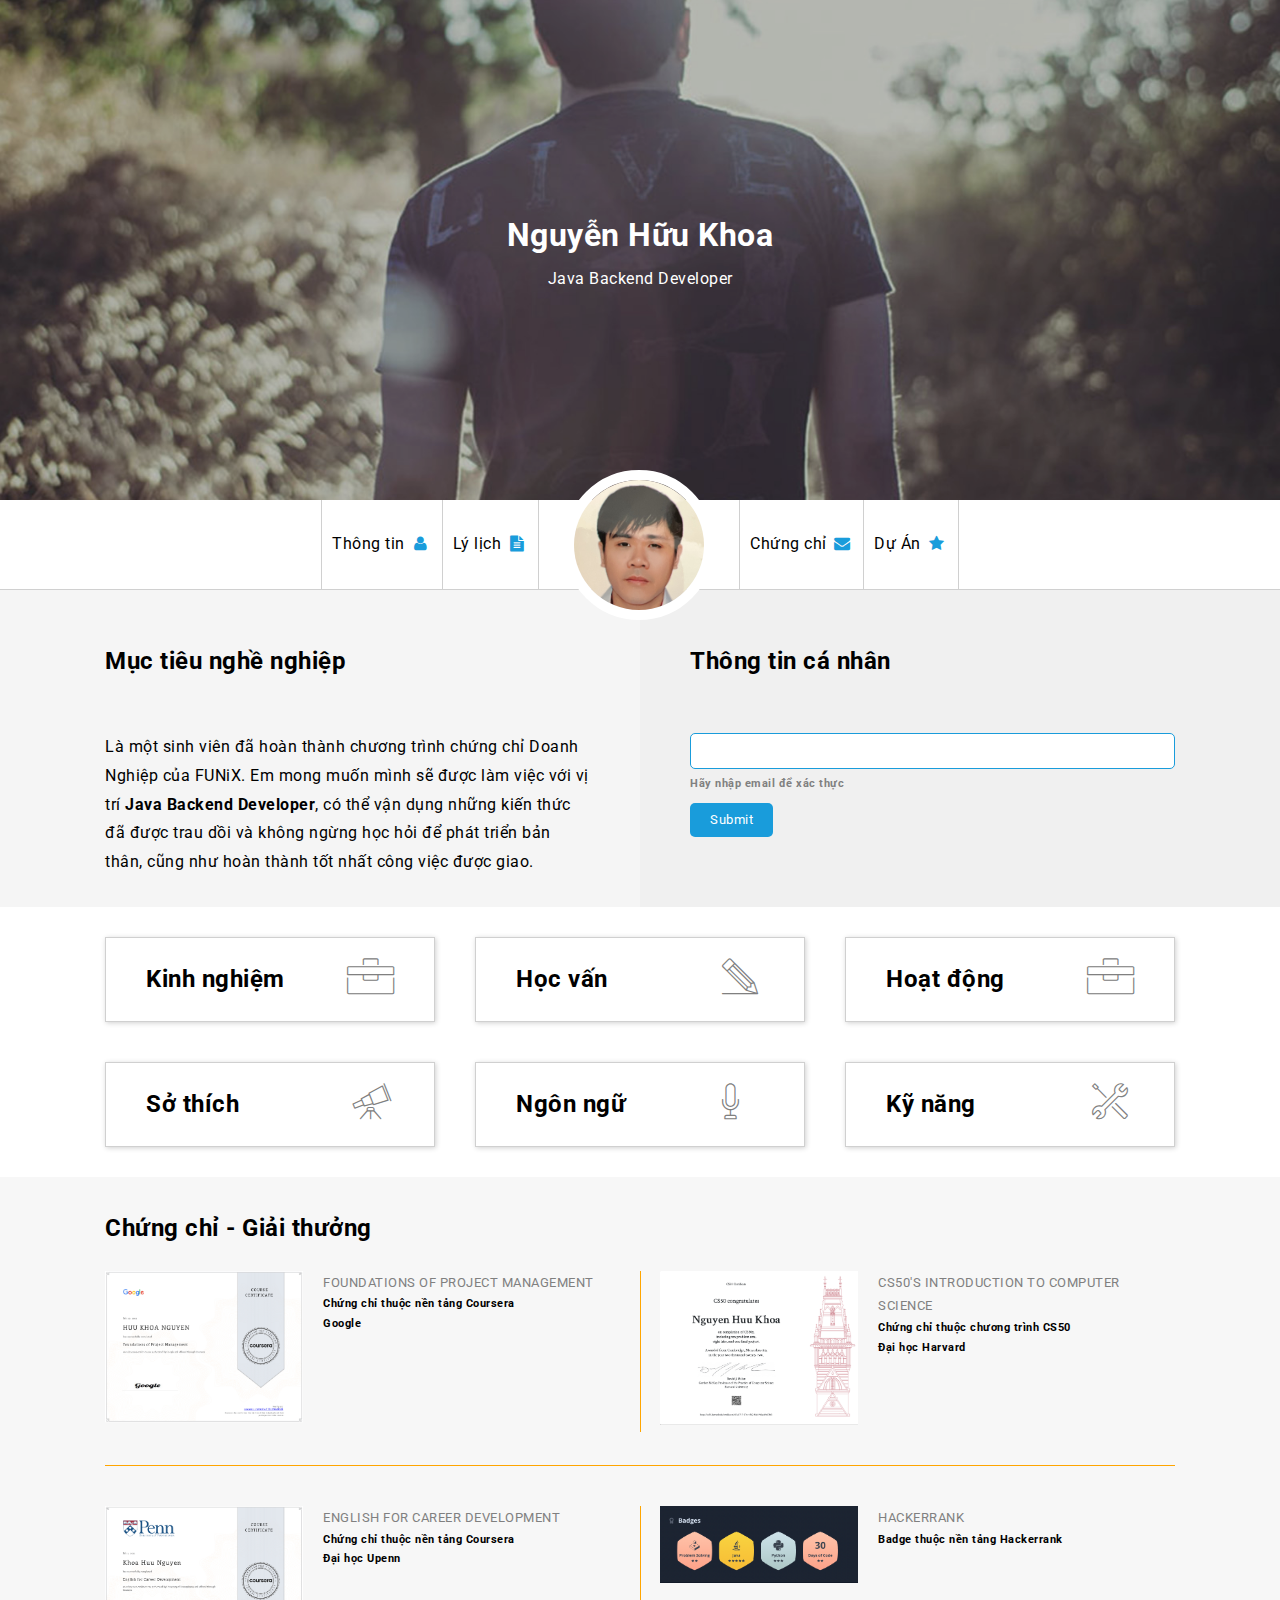
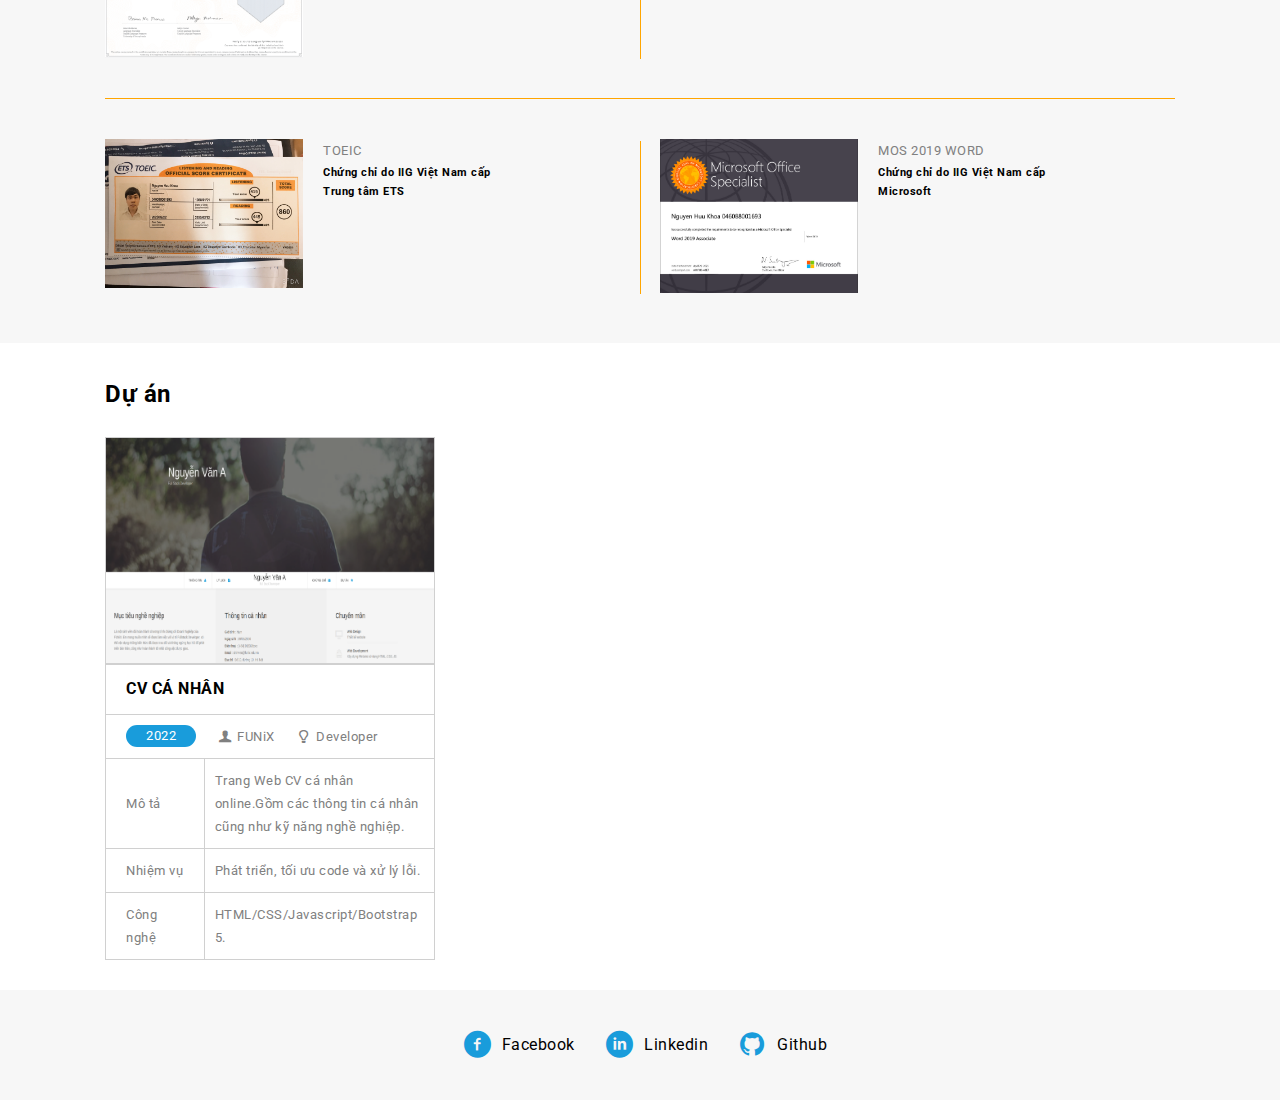
<file: index.html>
<!-- Khai báo file html --> 
<!DOCTYPE html>
<html lang="en">
  <head>
    <link
      href="https://cdn.jsdelivr.net/npm/bootstrap@5.3.0-alpha1/dist/css/bootstrap.min.css"
      rel="stylesheet"
      integrity="sha384-GLhlTQ8iRABdZLl6O3oVMWSktQOp6b7In1Zl3/Jr59b6EGGoI1aFkw7cmDA6j6gD"
      crossorigin="anonymous"
    />
    <script
      src="https://cdn.jsdelivr.net/npm/bootstrap@5.3.0-alpha1/dist/js/bootstrap.bundle.min.js"
      integrity="sha384-w76AqPfDkMBDXo30jS1Sgez6pr3x5MlQ1ZAGC+nuZB+EYdgRZgiwxhTBTkF7CXvN"
      crossorigin="anonymous"
    ></script>
    <meta charset="UTF-8" />
    <meta http-equiv="X-UA-Compatible" content="IE=edge" />
    <meta name="viewport" content="width=device-width, initial-scale=1.0" />
    <!-- Khai báo các file responsive laptop tablet mobile -->
    <link rel="stylesheet" href="./css/laptop.css" />
    <link rel="stylesheet" href="./css/tablet.css" />
    <link rel="stylesheet" href="./css/mobile.css" />
    <link rel="stylesheet" href="./css/font.css" />
    <!-- Link bootstrap 5 -->
    
    <link
      href="https://fonts.googleapis.com/css2?family=Roboto&display=swap"
      rel="stylesheet"
    />
    <!-- Link file Javascript -->
    <script defer src="js/script.js"></script>
    <!-- Tiêu đề file -->
    <title>Assignment 03</title>
  </head>
  <body>
    <!-- Phần Banner -->
    <div id="banner">
      <div class="banner-img">
        <img src="images/banner.jpg" alt="banner image" />
      </div>
      <div class="banner-text">
        <h1>Nguyễn Hữu Khoa</h1>
        <span>Java Backend Developer</span>
      </div>
    </div>
    <!-- Xây dựng thanh nav -->
    <section id="nav-bar">
      <nav class="container">
        <a href="#about">Thông tin <i class="icon-user"></i></a>
        <a href="#job-info">Lý lịch <i class="icon-doc-text-inv"></i></a>
        <div class="name">
          <div class="avatar">
            <img src="images/avatar.JPG" alt="Avatar" />
          </div>
        </div>
        <a href="#certificate">Chứng chỉ <i class="icon-mail-alt"></i></a>
        <a href="#project">Dự Án <i class="icon-star-1"></i></a>
      </nav>
    </section>
    <!-- Xây dựng phần thông tin cá nhân -->
    <section id="about" class="bg-grey">
      <div class="container">
        <div id="target">
          <h2 class="section-title">Mục tiêu nghề nghiệp</h2>
          <p>
            Là một sinh viên đã hoàn thành chương trình chứng chỉ Doanh Nghiệp
            của FUNiX. Em mong muốn mình sẽ được làm việc với vị trí
            <b>Java Backend Developer</b>, có thể vận dụng những kiến thức đã
            được trau dồi và không ngừng học hỏi để phát triển bản thân, cũng
            như hoàn thành tốt nhất công việc được giao.
          </p>
        </div>
        <div id="personal-info">
          <h2 class="section-title">Thông tin cá nhân</h2>
          <div class="info-group">
            <ul class="mt-40 info">
              <li><span>Giới tính</span> : Nam</li>
              <li><span>Ngày sinh</span> : 21/01/1988</li>
              <li><span>Điện thoại</span> : (+84) 376035702</li>
              <li><span>Email</span> : khoanhfx20116@funix.edu.vn</li>
              <li><span>Địa chỉ</span> : 17 Phan Đình Phùng, thành phố Huế</li>
              <li><span>Website</span> : https://abc.tech</li>
            </ul>
            <div class="info-icons">
              <a href="https://twitter.com/JayNguy85949633"
                ><i class="icon-twitter"></i
              ></a>
              <a href="https://www.facebook.com/profile.php?id=100074310879933"
                ><i class="icon-facebook"></i
              ></a>
              <a href="https://www.google.com/"><i class="icon-gplus"></i></a>
              <a href="https://www.linkedin.com/in/ivyus/"
                ><i class="icon-linkedin"></i
              ></a>
            </div>
            <div class="close-btn">X</div>
          </div>
          <div class="email-input-group">
            <form>
              <input type="email" name="email" id="email" />
              <h6 class="message">Hãy nhập email để xác thực</h6>
              <button type="button" class="email-btn" id="submit-btn">
                Submit
              </button>
            </form>
          </div>
        </div>
      </div>
    </section>
    <!-- Phần kinh nghiệm -->
    <section id="job-info">
      <div class="container">
        <div class="job-item">
          <div class="job-header">
            <h1>Kinh nghiệm</h1>
            <i class="ic-toolbox"></i>
          </div>
          <div class="job-content">
            <div class="work-detail">
              <div class="name-work">
                <h5>
                  Chuyên viên phòng Quan hệ - Hợp tác quốc tế trường ĐHYD Huế
                </h5>
              </div>
              <div class="time-line">
                <h6>06/2013 - 06/2015</span></h5>
              </div>
              <div class="work-content">
                <h6>
                  - Góp phần vào việc phát hành Tạp chí Y Dược Huế<br />
                  - Tham gia vào ban đối ngoại<br />
                  - Dịch, sửa lỗi các tài liệu liên quan
                </h6>
              </div>
            </div>
          </div>
          <div class="job-footer">
            <button
              type="button"
              class="view-btn"
              onclick="handleShowHide(this)"
            >
              View more
            </button>
          </div>
        </div>
        <!-- Phần học vấn -->
        <div class="job-item">
          <div class="job-header">
            <h1>Học vấn</h1>
            <i class="ic-pencil"></i>
          </div>
          <div class="job-content">
            <div class="work-detail">
              <div class="name-work">
                <h5>FUNiX</h5>
              </div>
              <div class="time-line">
                <h6>12/2022 - 06/2023</h6>
              </div>
              <div class="work-content">
                <h6>
                  - Tốt nghiệp chứng chỉ doanh nghiệp nhánh Java Backend.<br />
                </h6>
              </div>
            </div>
            <div class="work-detail">
              <div class="name-work">
                <h5>Cử nhân - Đại Học Y Dược Huế</h5>
              </div>
              <div class="time-line">
                <h6>06/2006 - 06/2013</h6>
              </div>
              <div class="work-content">
                <h6>
                  - Chuyên ngành: Bác sĩ Răng hàm mặt.<br />
                  - GPA: 3.44/4
                </h6>
              </div>
            </div>
          </div>
          <div class="job-footer">
            <button
              type="button"
              class="view-btn"
              onclick="handleShowHide(this)"
            >
              View more
            </button>
          </div>
        </div>
        <!-- Phần hoạt động -->
        <div class="job-item">
          <div class="job-header">
            <h1>Hoạt động</h1>
            <i class="ic-toolbox"></i>
          </div>
          <div class="job-content">
            <div class="work-detail">
              <div class="name-work">
                <h5>Wonderwall Prom - Trường Quốc Học Huế</h5>
              </div>
              <div class="time-line">
                <h6>05/2016</h6>
              </div>
              <div class="work-content">
                <h6>King</h6>
              </div>
            </div>
            <div class="work-detail">
              <div class="name-work">
                <h5>Huế PhotoMarathon</h5>
              </div>
              <div class="time-line">
                <h6>03/2014</h6>
              </div>
              <div class="work-content">
                <h6>Giải nhì</h6>
              </div>
            </div>
            <div class="work-detail">
              <div class="name-work">
                <h5>Phím đàn xanh</h5>
              </div>
              <div class="time-line">
                <h6>03/2007</h6>
              </div>
              <div class="work-content">
                <h6>Giải khuyến khích</h6>
              </div>
            </div>
          </div>
          <div class="job-footer">
            <button
              type="button"
              class="view-btn"
              onclick="handleShowHide(this)"
            >
              View more
            </button>
          </div>
        </div>
        <!-- Phần sở thích -->
        <div class="job-item">
          <div class="job-header">
            <h1>Sở thích</h1>
            <i class="ic-telescope"></i>
          </div>
          <div class="job-content">
            <div class="hobbies">
              <div class="hobbies-item">
                <i class="ic-megaphone"></i>
                <h6>Âm nhạc</h6>
              </div>
              <div class="hobbies-item">
                <i class="ic-strategy"></i>
                <h6>Chơi game</h6>
              </div>
              <div class="hobbies-item">
                <i class="ic-hotairballoon"></i>
                <h6>Du lịch</h6>
              </div>
              <div class="hobbies-item">
                <i class="ic-basket"></i>
                <h6>Nấu ăn</h6>
              </div>
            </div>
          </div>
          <div class="job-footer">
            <button
              type="button"
              class="view-btn"
              onclick="handleShowHide(this)"
            >
              View more
            </button>
          </div>
        </div>
        <!-- Phần ngôn ngữ -->
        <div class="job-item">
          <div class="job-header">
            <h1>Ngôn ngữ</h1>
            <i class="ic-mic"></i>
          </div>
          <div class="job-content">
            <div class="language">
              <div class="language-item">
                <div class="language-name">
                  <h6>Tiếng Anh - CEFR Cambridge B1</h6>
                </div>
                <div class="rate">
                  <div class="active"></div>
                  <div class="active"></div>
                  <div class="non-active"></div>
                </div>
              </div>
              <div class="language-item">
                <div class="language-name">
                  <h6>Tiếng Nhật - JLPT N5</h6>
                </div>
                <div class="rate">
                  <div class="active"></div>
                  <div class="non-active"></div>
                  <div class="non-active"></div>
                </div>
              </div>
              <div class="language-item">
                <div class="language-name">
                  <h6>Tiếng Pháp - DELF A2</h6>
                </div>
                <div class="rate">
                  <div class="active"></div>
                  <div class="active"></div>
                  <div class="non-active"></div>
                </div>
              </div>
            </div>
          </div>
          <div class="job-footer">
            <button
              type="button"
              class="view-btn"
              onclick="handleShowHide(this)"
            >
              View more
            </button>
          </div>
        </div>
        <!-- Phần kỹ năng -->
        <div class="job-item">
          <div class="job-header">
            <h1>Kỹ năng</h1>
            <i class="ic-tools-2"></i>
          </div>
          <div class="job-content">
            <div class="skill">
              <div class="skill-item">
                <div class="skill-name">
                  <h6>HTML/CSS: Fundamental</h6>
                </div>
                <div class="rate">
                  <div class="active"></div>
                  <div class="non-active"></div>
                  <div class="non-active"></div>
                </div>
              </div>
              <div class="skill-item">
                <div class="skill-name">
                  <h6>Javascript: Intermediate</h6>
                </div>
                <div class="rate">
                  <div class="active"></div>
                  <div class="active"></div>
                  <div class="non-active"></div>
                </div>
              </div>
              <div class="skill-item">
                <div class="skill-name">
                  <h6>Java: Fundamental</h6>
                </div>
                <div class="rate">
                  <div class="active"></div>
                  <div class="non-active"></div>
                  <div class="non-active"></div>
                </div>
              </div>
              <div class="skill-item">
                <div class="skill-name">
                  <h6>Bootstrap 5: Fundamental</h6>
                </div>
                <div class="rate">
                  <div class="active"></div>
                  <div class="non-active"></div>
                  <div class="non-active"></div>
                </div>
              </div>
            </div>
          </div>
          <div class="job-footer">
            <button
              type="button"
              class="view-btn"
              onclick="handleShowHide(this)"
            >
              View more
            </button>
          </div>
        </div>
      </div>
    </section>
    <!-- Phần chững chỉ giải thưởng -->
    <section id="certificate" class="bg-grey">
      <div class="container">
        <h2 class="section-title">Chứng chỉ - Giải thưởng</h2>
        <div class="certificate-container">
          <div class="certificate-item">
            <div class="certificate-image">
              <img src="images/Google.png" alt="Google certificate" />
            </div>
            <div class="certificate-content">
              <h5 class="certificate-name">Foundations of Project Management</h5>
              <h6>Chứng chỉ thuộc nền tảng Coursera<br /></h6>
              <h6>Google</h6>
            </div>
          </div>
          <div class="vertical"></div>
          <div class="certificate-item">
            <div class="certificate-image">
              <img src="images/Harvard.png" alt="Harvard certificate" />
            </div>
            <div class="certificate-content">
              <h5 class="certificate-name">
                CS50's Introduction to Computer Science
              </h5>
              <h6>Chứng chỉ thuộc chương trình CS50<br /></h6>
              <h6>Đại học Harvard</h6>
            </div>
          </div>
          <div class="line"></div>
          <div class="certificate-item">
            <div class="certificate-image">
              <img src="images/Upenn.png" alt="Upenn certificate" />
            </div>
            <div class="certificate-content">
              <h5 class="certificate-name">English for Career Development</h5>
              <h6>Chứng chỉ thuộc nền tảng Coursera<br /></h6>
              <h6>Đại học Upenn</h6>
            </div>
          </div>
          <div class="vertical2"></div>
          <div class="certificate-item">
            <div class="certificate-image">
              <img src="images/Hackerrank.png" alt="Hackerrank badge" />
            </div>
            <div class="certificate-content">
              <h5 class="certificate-name">Hackerrank</h5>
              <h6>Badge thuộc nền tảng Hackerrank<br /></h6>
            </div>
          </div>
          <div class="line"></div>
          <div class="certificate-item">
            <div class="certificate-image">
              <img src="images/Toeic.jpg" alt="Toeic certificate" />
            </div>
            <div class="certificate-content">
              <h5 class="certificate-name">TOEIC</h5>
              <h6>Chứng chỉ do IIG Việt Nam cấp<br /></h6>
              <h6>Trung tâm ETS</h6>
            </div>
          </div>
          <div class="vertical3"></div>
          <div class="certificate-item">
            <div class="certificate-image">
              <img src="images/MOS2019Word.png" alt="MOS 2019 Word" />
            </div>
            <div class="certificate-content">
              <h5 class="certificate-name">MOS 2019 Word</h5>
              <h6>Chứng chỉ do IIG Việt Nam cấp<br /></h6>
              <h6>Microsoft</h6>
            </div>
          </div> 
        </div>
      </div>
    </section>
    <!-- Phần dự án -->
    <section id="project">
      <div class="container">
        <h2 class="section-title">Dự án</h2>
        <div class="project-container">
          <div class="project-item">
            <div class="project-img">
              <a href="digital-cv.html"
                ><img src="images/project_1.png" alt="CV cá nhân"
              /></a>
            </div>
            <h4 class="project-name">
              <a href="digital-cv.html">CV cá nhân</a>
            </h4>
            <div class="time-line">
              <div class="year">2022</div>
              <div class="company"><i class="icon-user-1"></i> FUNiX</div>
              <div class="position"><i class="icon-lamp"></i> Developer</div>
            </div>
            <div class="project-description">
              <table>
                <tbody>
                  <tr>
                    <td>Mô tả</td>
                    <td>
                      Trang Web CV cá nhân online.Gồm các thông tin cá nhân cũng
                      như kỹ năng nghề nghiệp.
                    </td>
                  </tr>
                  <tr>
                    <td>Nhiệm vụ</td>
                    <td>Phát triển, tối ưu code và xử lý lỗi.</td>
                  </tr>
                  <tr>
                    <td>Công nghệ</td>
                    <td>HTML/CSS/Javascript/Bootstrap 5.</td>
                  </tr>
                </tbody>
              </table>
            </div>
          </div>
        </div>
      </div>
    </section>
    <!-- Phần footer -->
    <section id="footer" class="bg-grey">
      <div class="container">
        <ul>
          <li><a href="https://www.facebook.com/profile.php?id=100074310879933"><i class="icon-facebook-circled"></i></a> Facebook</li>
          <li><a href="https://www.linkedin.com/in/ivyus/"><i class="icon-linkedin-circled"></i></a> Linkedin</li>
          <li><a href="https://github.com/jay2101"><i class="icon-github-circled"></i></a> Github</li>
        </ul>
      </div>
    </section>
  </body>
</html>
</file>
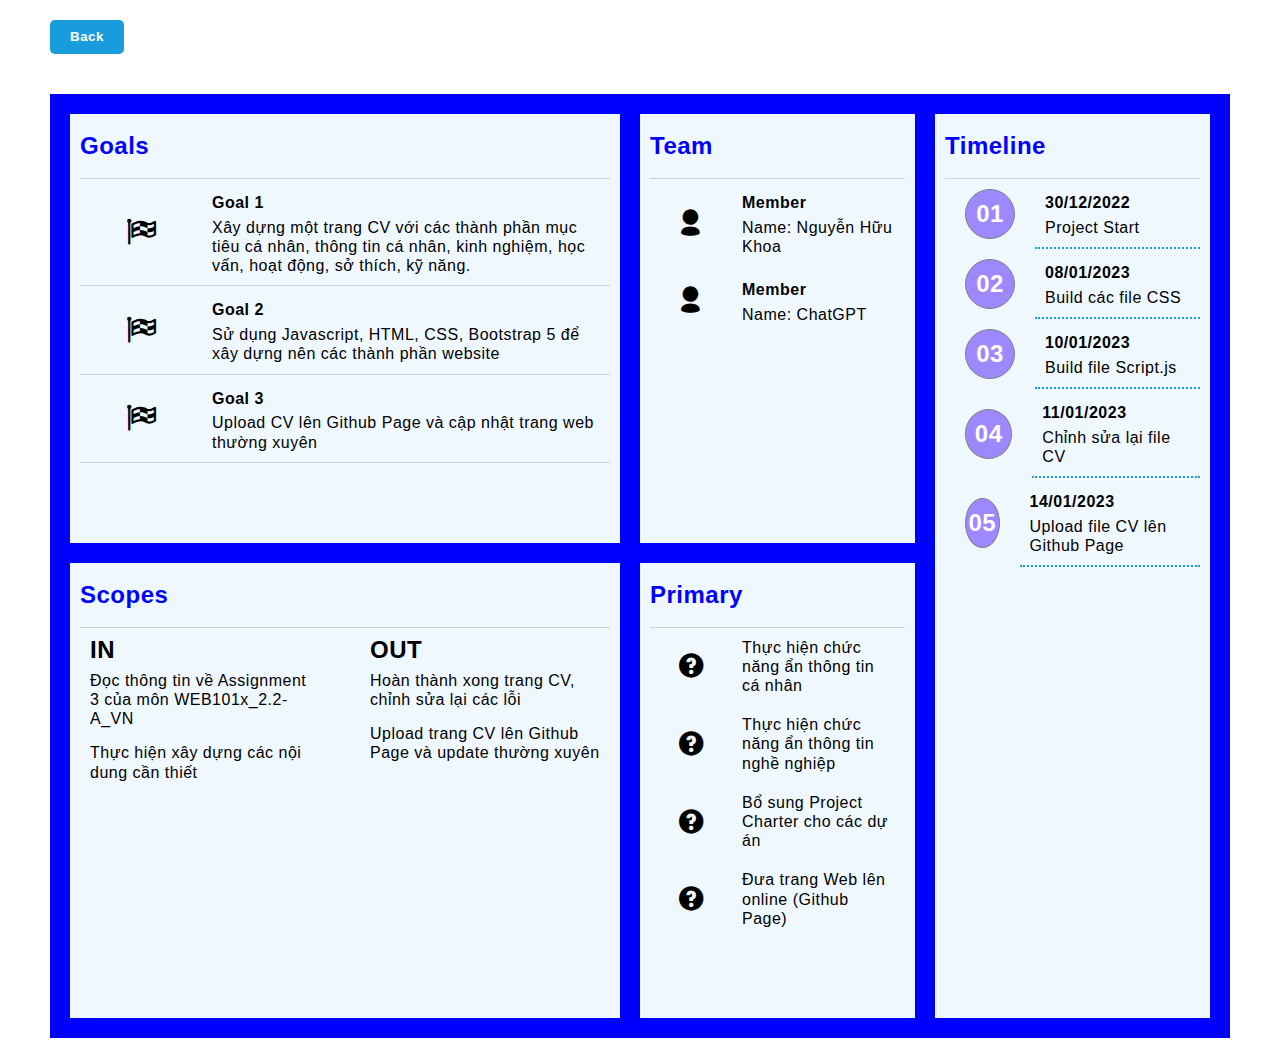
<file: digital-cv.html>
<!DOCTYPE html>
<html lang="en">
  <head>
    <meta charset="UTF-8" />
    <meta http-equiv="X-UA-Compatible" content="IE=edge" />
    <meta name="viewport" content="width=device-width, initial-scale=1.0" />
    <title>Project Charter</title>
    <link
      href="https://fonts.googleapis.com/css2?family=Dancing+Script:wght@500&display=swap"
      rel="stylesheet"
    />
    <link rel="stylesheet" href="./css/laptop.css" />
    <link rel="stylesheet" href="./css/tablet.css" />
    <link rel="stylesheet" href="./css/mobile.css" />
    <link rel="stylesheet" href="css/font.css" />
  </head>
  <body>
    <button type="button" class="back-btn">
      <a href="index.html">Back</a>
    </button>
    <div class="charter-wrapper">
      <div class="charter-item" id="goals">
        <div class="header">
          <h2>Goals</h2>
        </div>
        <div class="charter-content">
          <div class="row">
            <div class="icon">
              <i class="icon-flag-checkered"></i>
            </div>
            <div class="content">
              <h4>Goal 1</h4>
              <p>
                Xây dựng một trang CV với các thành phần mục tiêu cá nhân, thông
                tin cá nhân, kinh nghiệm, học vấn, hoạt động, sở thích, kỹ năng.
              </p>
            </div>
          </div>
          <div class="row">
            <div class="icon">
              <i class="icon-flag-checkered"></i>
            </div>
            <div class="content">
              <h4>Goal 2</h4>
              <p>
                Sử dụng Javascript, HTML, CSS, Bootstrap 5 để xây dựng nên các
                thành phần website
              </p>
            </div>
          </div>
          <div class="row">
            <div class="icon">
              <i class="icon-flag-checkered"></i>
            </div>
            <div class="content">
              <h4>Goal 3</h4>
              <p>
                Upload CV lên Github Page và cập nhật trang web thường xuyên
              </p>
            </div>
          </div>
        </div>
        <div class="charter-footer"></div>
      </div>
      <div class="charter-item" id="team">
        <div class="header">
          <h2>Team</h2>
        </div>
        <div class="charter-content">
          <div class="row">
            <div class="icon">
              <i class="icon-user-2"></i>
            </div>
            <div class="content">
              <h4>Member</h4>
              <p>Name: Nguyễn Hữu Khoa</p>
            </div>
          </div>
          <div class="row">
            <div class="icon">
              <i class="icon-user-2"></i>
            </div>
            <div class="content">
              <h4>Member</h4>
              <p>Name: ChatGPT</p>
            </div>
          </div>
        </div>
        <div class="charter-footer"></div>
      </div>
      <div class="charter-item" id="timeline">
        <div class="header">
          <h2>Timeline</h2>
        </div>
        <div class="charter-content">
          <div class="row">
            <div class="icon">
              <h2>01</h2>
            </div>
            <div class="content">
              <h4>30/12/2022</h4>
              <p>Project Start</p>
            </div>
          </div>
          <div class="row">
            <div class="icon">
              <h2>02</h2>
            </div>
            <div class="content">
              <h4>08/01/2023</h4>
              <p>Build các file CSS</p>
            </div>
          </div>
          <div class="row">
            <div class="icon">
              <h2>03</h2>
            </div>
            <div class="content">
              <h4>10/01/2023</h4>
              <p>Build file Script.js</p>
            </div>
          </div>
          <div class="row">
            <div class="icon">
              <h2>04</h2>
            </div>
            <div class="content">
              <h4>11/01/2023</h4>
              <p>Chỉnh sửa lại file CV</p>
            </div>
          </div>
          <div class="row">
            <div class="icon">
              <h2>05</h2>
            </div>
            <div class="content">
              <h4>14/01/2023</h4>
              <p>Upload file CV lên Github Page</p>
            </div>
          </div>
        </div>
      </div>
      <div class="charter-item" id="scopes">
        <div class="header">
          <h2>Scopes</h2>
        </div>
        <div class="charter-content">
          <div class="in">
            <h2>IN</h2>
            <p>Đọc thông tin về Assignment 3 của môn WEB101x_2.2-A_VN</p>
            <p>Thực hiện xây dựng các nội dung cần thiết</p>
          </div>
          <div class="out">
            <h2>OUT</h2>
            <p>Hoàn thành xong trang CV, chỉnh sửa lại các lỗi</p>
            <p>Upload trang CV lên Github Page và update thường xuyên</p>
          </div>
        </div>
        <div class="charter-footer"></div>
      </div>
      <div class="charter-item" id="primary">
        <div class="header">
          <h2>Primary</h2>
        </div>
        <div class="charter-content">
          <div class="row">
            <div class="icon">
              <i class="icon-question"></i>
            </div>
            <div class="content">
              <p>Thực hiện chức năng ẩn thông tin cá nhân</p>
            </div>
          </div>
          <div class="row">
            <div class="icon">
              <i class="icon-question"></i>
            </div>
            <div class="content">
              <p>Thực hiện chức năng ẩn thông tin nghề nghiệp</p>
            </div>
          </div>
          <div class="row">
            <div class="icon">
              <i class="icon-question"></i>
            </div>
            <div class="content">
              <p>Bổ sung Project Charter cho các dự án</p>
            </div>
          </div>
          <div class="row">
            <div class="icon">
              <i class="icon-question"></i>
            </div>
            <div class="content">
              <p>Đưa trang Web lên online (Github Page)</p>
            </div>
          </div>
        </div>
        <div class="charter-footer"></div>
      </div>
    </div>
  </body>
</html>
</file>
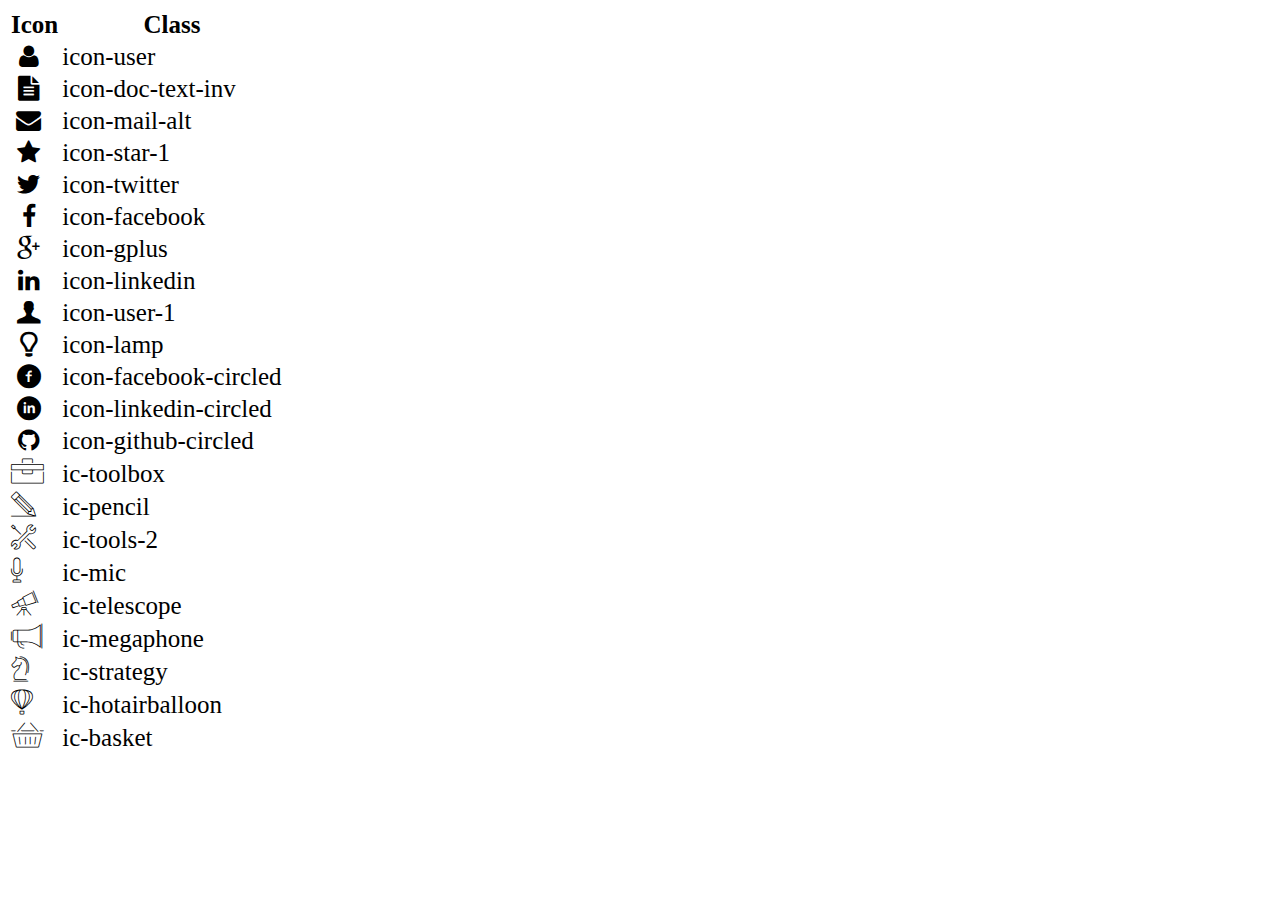
<file: icon-list.html>
<!DOCTYPE html>
<html lang="en">

<head>
    <meta charset="UTF-8">
    <meta http-equiv="X-UA-Compatible" content="IE=edge">
    <meta name="viewport" content="width=device-width, initial-scale=1.0">
    <link rel="stylesheet" href="css/font.css">
    <title>Icon List</title>
</head>

<body>
    <table style="font-size: 25px;">
        <thead>
            <tr>
                <th>Icon</th>
                <th>Class</th>
            </tr>
        </thead>
        <tbody>
            <tr>
                <td><i class="icon-user"></i></td>
                <td>icon-user</td>
            </tr>
            <tr>
                <td><i class="icon-doc-text-inv"></i></td>
                <td>icon-doc-text-inv</td>
            </tr>
            <tr>
                <td><i class="icon-mail-alt"></i></td>
                <td>icon-mail-alt</td>
            </tr>
            <tr>
                <td><i class="icon-star-1"></i></td>
                <td>icon-star-1</td>
            </tr>
            <tr>
                <td><i class="icon-twitter"></i></td>
                <td>icon-twitter</td>
            </tr>
            <tr>
                <td><i class="icon-facebook"></i></td>
                <td>icon-facebook</td>
            </tr>
            <tr>
                <td><i class="icon-gplus"></i></td>
                <td>icon-gplus</td>
            </tr>
            <tr>
                <td><i class="icon-linkedin"></i></td>
                <td>icon-linkedin</td>
            </tr>
            <tr>
                <td><i class="icon-user-1"></i></td>
                <td>icon-user-1</td>
            </tr>
            <tr>
                <td><i class="icon-lamp"></i></td>
                <td>icon-lamp</td>
            </tr>
            <tr>
                <td><i class="icon-facebook-circled"></i></td>
                <td>icon-facebook-circled</td>
            </tr>
            <tr>
                <td><i class="icon-linkedin-circled"></i></td>
                <td>icon-linkedin-circled</td>
            </tr>
            <tr>
                <td><i class="icon-github-circled"></i></td>
                <td>icon-github-circled</td>
            </tr>
            <tr>
                <td><i class="ic-toolbox"></i></td>
                <td>ic-toolbox</td>
            </tr>
            <tr>
                <td><i class="ic-pencil"></i></td>
                <td>ic-pencil</td>
            </tr>
            <tr>
                <td><i class="ic-tools-2"></i></td>
                <td>ic-tools-2</td>
            </tr>

            <tr>
                <td><i class="ic-mic"></i></td>
                <td>ic-mic</td>
            </tr>
            <tr>
                <td><i class="ic-telescope"></i></td>
                <td>ic-telescope</td>
            </tr>
            <tr>
                <td><i class="ic-megaphone"></i></td>
                <td>ic-megaphone</td>
            </tr>
            <tr>
                <td><i class="ic-strategy"></i></td>
                <td>ic-strategy</td>
            </tr>
            <tr>
                <td><i class="ic-hotairballoon"></i></td>
                <td>ic-hotairballoon</td>
            </tr>
            <tr>
                <td><i class="ic-basket"></i></td>
                <td>ic-basket</td>
            </tr>
        </tbody>
    </table>
</body>

</html>
</file>
<file: css/laptop.css>
* {
  margin: 0px;
  font-family: "Roboto", sans-serif;
  line-height: 1.8;
  letter-spacing: 0.5px;
  box-sizing: border-box;
}
/** Set 2 màu chính và màu phụ **/
:root {
  --primary-color: #199cdb;
  --secondary-color: #d0d0d0;
}
.bg-grey {
  background: #f7f7f7;
}

section > .container {
  max-width: 1170px;
  margin: auto;
  display: block;

  padding: 30px 50px;
}
img {
  display: block;
  width: 100%;
}
button {
  cursor: pointer;
  border: none;
  padding: 5px 20px;
  border-radius: 5px;
  background-color: var(--primary-color);
  color: white;
}
button:hover {
  background-color: #157eae;
  transition: all 1s;
}
/* Phần banner */
#banner {
  position: relative;
}
.banner-img img {
  max-height: 500px;
  object-fit: cover;
  filter: brightness(0.75);
}
.banner-text {
  position: absolute;
  width: 100%;
  text-align: center;
  top: 50%;
  transform: translateY(-50%);
  color: white;
}
/* Phần navbar */
#nav-bar {
  border-bottom: 1px solid var(--secondary-color);
}
#nav-bar .container {
  display: flex;
  justify-content: center;
  margin: 0 auto;
  padding: 0;
  width: 100%;
}
#nav-bar .container a {
  text-decoration: none;
  color: black;
  padding: 30px 10px;
  border-left: 1px solid var(--secondary-color);
}
#nav-bar a:nth-child(2) {
  border-right: 1px solid var(--secondary-color);
}
#nav-bar a:nth-child(5) {
  border-right: 1px solid var(--secondary-color);
}
#nav-bar .container i {
  color: var(--primary-color);
}
.name {
  position: relative;
  min-width: 200px;
}
.avatar {
  position: absolute;
  display: flex;
  width: 150px;
  height: 150px;
  left: 50%;
  transform: translateX(-50%);
  top: -30px;
}
.avatar img {
  border-radius: 50%;
  border: 10px solid white;
}
.name p {
  color: gray;
  font-size: 0.75em;
}
/* Phần thông tin cá nhân */
#about .container {
  display: grid;
  grid-template-columns: repeat(2, 1fr);
  gap: 100px;
}
#about .container .section-title {
  margin-bottom: 50px;
  margin-top: 20px;
}
#personal-info .info {
  list-style-type: none;
  padding: 0;
}
.info li span {
  font-weight: bold;
}
.info-icons {
  color: var(--primary-color);
  padding-top: 30px;
}
.info-icons i {
  cursor: pointer;
}
.info-group {
  display: none;
  position: relative;
}
.info-group .close-btn {
  position: absolute;
  cursor: pointer;
  width: 30px;
  height: 30px;
  color: white;
  right: 0px;
  top: 0px;
  display: flex;
  justify-content: center;
  align-items: center;
  background-color: var(--primary-color);
  border-radius: 50%;
}
.email-input-group input {
  width: 100%;
  border: 1px solid var(--primary-color);
  padding: 5px 10px;
  border-radius: 5px;
}
.email-input-group input:focus {
  outline: none;
}
.email-input-group button {
  margin-top: 10px;
}
.message {
  color: gray;
  margin-top: 5px;
}
/* Phần công việc */
#job-info .container {
  display: grid;
  grid-template-columns: repeat(3, 1fr);
  gap: 40px;
}
.job-item {
  border: 1px solid var(--secondary-color);
  box-shadow: 1px 1px 5px var(--secondary-color);
  position: relative;
  cursor: pointer;
}
.job-header {
  display: grid;
  grid-template-columns: 3fr 1fr;
}
.job-header h1 {
  padding: 20px 40px;
  font-size: 1.5rem;
}
.job-header i {
  padding: 20px 40px 20px 0px;
  font-size: 36px;
  color: gray;
}
.job-content {
  display: none;
}
.job-item:hover {
  padding-bottom: 50px;
  transition: all 0.5s;
}
.job-footer {
  display: none;
}
.job-item:hover .job-footer {
  display: flex;
  position: absolute;
  bottom: 10px;
  left: 50%;
  transform: translateX(-50%);
}
.work-detail {
  padding: 20px 40px;
}
.name-work {
  position: relative;
}
.name-work::before {
  position: absolute;
  content: "";
  top: 50%;
  transform: translateY(-50%);
  left: -25px;
  width: 10px;
  height: 10px;
  background-color: var(--primary-color);
  border-radius: 50%;
  filter: blur(1px);
}
.time-line h5 {
  font-style: italic;
  font-weight: unset;
  padding: 10px 0px;
  color: gray;
}
.recent {
  background-color: var(--primary-color);
  color: white;
  border-radius: 5px;
  padding: 2px 10px;
}
.work-content h5,
.hobbies-item h5 {
  line-height: 1.8;
  font-weight: unset;
  color: gray;
}
.hobbies {
  display: grid;
  grid-template-columns: repeat(4, 1fr);
  padding: 20px 40px;
}
.hobbies-item {
  text-align: center;
}
.hobbies-item i {
  width: 50px;
  color: var(--primary-color);
  font-size: 24px;
  height: 50px;
  border: 1px solid;
  border-radius: 50%;
  line-height: 50px;
  text-align: center;
  margin-bottom: 10px;
}
.language,
.skill {
  padding: 20px 40px;
}
.rate {
  width: 100%;
  display: grid;
  grid-template-columns: repeat(3, 1fr);
  padding: 20px 0px;
  gap: 20px;
}
.rate div.active {
  height: 4px;
  background-color: var(--primary-color);
}
.rate div.non-active {
  height: 4px;
  background-color: var(--secondary-color);
}
/* Phần chứng chỉ, giải thưởng */
.certificate-container {
  display: grid;
  grid-template-columns: repeat(2, 1fr);
  gap: 40px;
  padding: 20px 0;
  position: relative;
}
.line {
  grid-column: 1/-1;
  height: 1px;
  background-color: orange;
}
.vertical {
  position: absolute;
  top: 0;
  bottom: 50%;
  width: 1px;
  background-color: orange;
  left: 50%;
  margin-top: 20px;
  margin-bottom: 150px;
}
.vertical2 {
  position: absolute;
  top: 165px;
  bottom: 50%;
  height: 153.817px;
  width: 1px;
  background-color: orange;
  left: 50%;
  margin-top: 90px;
  margin-bottom: 80px;
}
.vertical3 {
  position: absolute;
  top: 330px;
  bottom: 50%;
  height: 153.817px;
  width: 1px;
  background-color: orange;
  left: 50%;
  margin-top: 160px;
  margin-bottom: 10px;
}
.certificate-item {
  display: grid;
  grid-template-columns: 2fr 3fr;
  gap: 20px;
}
.certificate-name {
  text-transform: uppercase;
}
.certificate-content h5 {
  font-weight: unset;
  color: gray;
}
/* Phần dự án */
.project-container {
  display: grid;
  grid-template-columns: repeat(3, 1fr);
  column-gap: 40px;
  padding-top: 20px;
}
.project-img {
  border: 1px solid var(--secondary-color);
}
.project-name {
  text-transform: uppercase;
  padding: 10px 20px;
  border: 1px solid var(--secondary-color);
}
.project-name a {
  text-decoration: none;
  color: black;
}
.project-name a:hover {
  color: var(--primary-color);
  transition: all 0.5s;
}
.project-item .time-line {
  display: flex;
  flex-wrap: wrap;
  align-items: center;
  gap: 20px;
  padding: 10px 20px;
  color: gray;
  font-size: 0.8em;
  border-left: 1px solid var(--secondary-color);
  border-right: 1px solid var(--secondary-color);
}
.time-line .year {
  padding: 5px 20px;
  background-color: var(--primary-color);
  color: white;
  border-radius: 20px;
  line-height: 1;
}
.project-description {
  font-size: 0.8rem;
  color: gray;
}
.project-description table {
  border-collapse: collapse;
}
.project-description td {
  border: 1px solid var(--secondary-color);
}
.project-description td:first-child {
  width: 30%;
  padding: 10px 20px;
}
.project-description td:nth-child(2) {
  line-height: 1.8;
  padding: 10px;
}
/* Phần footer */
#footer .container ul {
  margin: 0;
  padding: 0;
  list-style-type: none;
  display: flex;
  justify-content: center;
  align-items: center;
  gap: 20px;
}
#footer ul li {
  display: flex;
  align-items: center;
  cursor: pointer;
}
#footer ul li i {
  font-size: 1.75rem;
  margin: 0px 5px;
  color: var(--primary-color);
}
/* Phần project charter */
.charter-wrapper {
  display: grid;
  gap: 20px;
  margin: 20px 50px;
  padding: 20px;
  background-color: blue;
  grid-template-columns: 2fr 1fr 1fr;
}
.charter-item {
  background-color: #f0f8ff;
}
.charter-item .header {
  color: blue;
  margin: 0 10px;
  padding: 20px 0;
  border-bottom: 1px solid var(--secondary-color);
}
.charter-item .header h2 {
  line-height: 1;
}
.row {
  display: flex;
  align-items: center;
  margin: 0 10px;
}
#goals .row {
  border-bottom: 1px solid var(--secondary-color);
}
#goals .row .icon {
  font-size: 30px;
  padding: 0px 40px;
}
#goals .row .content {
  padding: 10px;
  flex-grow: 1;
}
#goals .row .content p,
#team .row .content p,
#primary .row .content p,
#scopes .charter-content p {
  line-height: 1.2;
}
.charter-footer {
  padding: 40px 0;
}
#team .row .icon,
#primary .row .icon {
  font-size: 30px;
  padding: 0px 20px;
}
#team .row .content,
#primary .row .content,
#timeline .row .content {
  padding: 10px;
  flex-grow: 1;
}
#timeline .row {
  gap: 20px;
  margin-left: 30px;
}
#timeline .row .icon {
  width: 50px;
  height: 50px;
  border-radius: 50%;
  border: 1px solid gray;
  display: flex;
  justify-content: center;
  align-items: center;
  background-color: #9e88ff;
  color: white;
}
#timeline .row .content p {
  line-height: 1.2;
}
#timeline .row .content {
  border-bottom: 2px dotted var(--primary-color);
}
#scopes .charter-content {
  display: grid;
  grid-template-columns: repeat(2, 1fr);
  padding: 0 20px;
  gap: 50px;
}
#scopes .charter-content p {
  margin-bottom: 15px;
}
#timeline {
  grid-row: 1/3;
  grid-column: 3/4;
}
.back-btn {
  margin: 20px 50px;
}
.back-btn a {
  text-decoration: none;
  color: white;
  font-weight: bolder;
}
#about {
  background: linear-gradient(90deg, #f5f5f5 50%, #f0f0f0 50%);
}
</file>
<file: css/tablet.css>
@media only screen and (min-width: 768px) and (max-width: 991px){
    .name{
        display: none;
    }
    #nav-bar a:nth-child(2){
        border-right: none;
    }
    #about .container{
        gap: 40px;
    }
    #job-info .container{
        grid-template-columns: repeat(2,1fr);
    }
    .certificate-item{
        grid-template-columns: 1fr;
    }
    .charter-wrapper{
        grid-template-columns: 1fr;
    }
    #goals{
        grid-row: 1/2;
    }
    #scopes{
        grid-row: 2/3;
    }
    #team{
        grid-row: 3/4;
    }
    #primary{
        grid-row: 4/5;
    }
    #timeline{
        grid-row: 5/6;
        grid-column: unset;
    }
    #goals .row, #team .row, #primary .row, #timeline .row{
        flex-direction: column;
    }
    #team .row .content, #primary .row .content{
        align-self: flex-start;
    }
    #scopes .charter-content{
        grid-template-columns: 1fr;
        gap: 0;
    }
    #timeline .row{
        gap: 0;
        margin-top: 10px;
        margin-bottom: 10px;
    }
    #timeline .row>*{
        align-self: flex-start;
    }
    #timeline .row .content{
        width: 100%;
    }
}
</file>
<file: css/mobile.css>
@media only screen and (max-width: 767px){
    section > .container{
        padding: 30px 20px;
    }
    .name{
        display: none;
    }
    #nav-bar{
        border: none;
    }
    #nav-bar .container{
        flex-direction: column;
    }
    #nav-bar .container a{
        padding: 10px;
        border-left: none;
        border-right: none;
    }
    #about .container{
        grid-template-columns: 1fr;
        gap: 0;
    }
    #job-info .container, .certificate-container, .project-container{
        grid-template-columns: 1fr;
    }
    .project-container{
        row-gap: 40px;
    }
    .certificate-item{
        grid-template-columns: 1fr;
    }
    .vertical{
        display: block;
        position: unset;
        margin: 0;
        width: 100%;
        height: 1px;
    }
    #footer .container ul{
        flex-direction: column;
    }
    .charter-wrapper{
        grid-template-columns: 1fr;
    }
    #goals{
        grid-row: 1/2;
    }
    #scopes{
        grid-row: 2/3;
    }
    #team{
        grid-row: 3/4;
    }
    #primary{
        grid-row: 4/5;
    }
    #timeline{
        grid-row: 5/6;
        grid-column: unset;
    }
    #goals .row, #team .row, #primary .row, #timeline .row{
        flex-direction: column;
    }
    #team .row .content, #primary .row .content{
        align-self: flex-start;
    }
    #scopes .charter-content{
        grid-template-columns: 1fr;
        gap: 0;
    }
    #timeline .row{
        gap: 0;
        margin-top: 10px;
        margin-bottom: 10px;
    }
    #timeline .row>*{
        align-self: flex-start;
    }
    #timeline .row .content{
        width: 100%;
    }
}
</file>
<file: css/font.css>
@font-face {
	font-family: 'open_sanslight';
	src: url('../fonts/OpenSans-Light-webfont.eot');
	src: url('../fonts/OpenSans-Light-webfont.eot#iefix') format('embedded-opentype'),
		url('../fonts/OpenSans-Light-webfont.woff') format('woff'),
		url('../fonts/OpenSans-Light-webfont.ttf') format('truetype'),
		url('../fonts/OpenSans-Light-webfont.svg#open_sanslight') format('svg');
	font-weight: normal;
	font-style: normal;

}

@font-face {
	font-family: 'open_sansitalic';
	src: url('../fonts/OpenSans-Italic-webfont.eot');
	src: url('../fonts/OpenSans-Italic-webfont.eot#iefix') format('embedded-opentype'),
		url('../fonts/OpenSans-Italic-webfont.woff') format('woff'),
		url('../fonts/OpenSans-Italic-webfont.ttf') format('truetype'),
		url('../fonts/OpenSans-Italic-webfont.svg#open_sansitalic') format('svg');
	font-weight: normal;
	font-style: normal;

}

@font-face {
	font-family: 'open_sanssemibold';
	src: url('../fonts/OpenSans-Semibold-webfont.eot');
	src: url('../fonts/OpenSans-Semibold-webfont.eot#iefix') format('embedded-opentype'),
		url('../fonts/OpenSans-Semibold-webfont.woff') format('woff'),
		url('../fonts/OpenSans-Semibold-webfont.ttf') format('truetype'),
		url('../fonts/OpenSans-Semibold-webfont.svg#open_sanssemibold') format('svg');
	font-weight: normal;
	font-style: normal;

}


@font-face {
	font-family: 'open_sanslight_italic';
	src: url('../fonts/OpenSans-LightItalic-webfont.eot');
	src: url('../fonts/OpenSans-LightItalic-webfont.eot#iefix') format('embedded-opentype'),
		url('../fonts/OpenSans-LightItalic-webfont.woff') format('woff'),
		url('../fonts/OpenSans-LightItalic-webfont.ttf') format('truetype'),
		url('../fonts/OpenSans-LightItalic-webfont.svg#open_sanslight_italic') format('svg');
	font-weight: normal;
	font-style: normal;

}

@font-face {
	font-family: 'open_sansregular';
	src: url('../fonts/OpenSans-Regular-webfont.eot');
	src: url('../fonts/OpenSans-Regular-webfont.eot#iefix') format('embedded-opentype'),
		url('../fonts/OpenSans-Regular-webfont.woff') format('woff'),
		url('../fonts/OpenSans-Regular-webfont.ttf') format('truetype'),
		url('../fonts/OpenSans-Regular-webfont.svg#open_sansregular') format('svg');
	font-weight: normal;
	font-style: normal;

}


@font-face {
	font-family: 'fontello';
	src: url('../fonts/fontello.eot');
	src: url('../fonts/fontello.eot#iefix') format('embedded-opentype'),
		url('../fonts/fontello.woff') format('woff'),
		url('../fonts/fontello.ttf') format('truetype'),
		url('../fonts/fontello.svg#fontello') format('svg');
	font-weight: normal;
	font-style: normal;
}

[class^="icon-"]:before,
[class*=" icon-"]:before {
	font-family: "fontello";
	font-style: normal;
	font-weight: normal;
	speak: none;

	display: inline-block;
	text-decoration: inherit;
	width: 1em;
	margin-right: .2em;
	text-align: center;
	/* opacity: .8; */

	/* For safety - reset parent styles, that can break glyph codes*/
	font-variant: normal;
	text-transform: none;

	/* fix buttons height, for twitter bootstrap */
	line-height: 1em;

	/* Animation center compensation - margins should be symmetric */
	/* remove if not needed */
	margin-left: .2em;

	/* you can be more comfortable with increased icons size */
	/* font-size: 120%; */

	/* Font smoothing. That was taken from TWBS */
	-webkit-font-smoothing: antialiased;
	-moz-osx-font-smoothing: grayscale;

	/* Uncomment for 3D effect */
	/* text-shadow: 1px 1px 1px rgba(127, 127, 127, 0.3); */
}

.icon-emo-happy:before {
	content: '\e800';
}

/* '' */
.icon-emo-wink:before {
	content: '\e801';
}

/* '' */
.icon-emo-wink2:before {
	content: '\e802';
}

/* '' */
.icon-emo-unhappy:before {
	content: '\e803';
}

/* '' */
.icon-emo-sleep:before {
	content: '\e804';
}

/* '' */
.icon-emo-thumbsup:before {
	content: '\e805';
}

/* '' */
.icon-emo-devil:before {
	content: '\e806';
}

/* '' */
.icon-emo-surprised:before {
	content: '\e807';
}

/* '' */
.icon-emo-tongue:before {
	content: '\e808';
}

/* '' */
.icon-emo-coffee:before {
	content: '\e809';
}

/* '' */
.icon-emo-sunglasses:before {
	content: '\e80a';
}

/* '' */
.icon-emo-displeased:before {
	content: '\e80b';
}

/* '' */
.icon-emo-beer:before {
	content: '\e80c';
}

/* '' */
.icon-emo-grin:before {
	content: '\e80d';
}

/* '' */
.icon-emo-angry:before {
	content: '\e80e';
}

/* '' */
.icon-emo-saint:before {
	content: '\e80f';
}

/* '' */
.icon-emo-cry:before {
	content: '\e810';
}

/* '' */
.icon-emo-shoot:before {
	content: '\e811';
}

/* '' */
.icon-emo-squint:before {
	content: '\e812';
}

/* '' */
.icon-emo-laugh:before {
	content: '\e813';
}

/* '' */
.icon-spin1:before {
	content: '\e814';
}

/* '' */
.icon-spin2:before {
	content: '\e815';
}

/* '' */
.icon-spin3:before {
	content: '\e816';
}

/* '' */
.icon-spin4:before {
	content: '\e817';
}

/* '' */
.icon-spin5:before {
	content: '\e818';
}

/* '' */
.icon-spin6:before {
	content: '\e819';
}

/* '' */
.icon-firefox:before {
	content: '\e81a';
}

/* '' */
.icon-chrome:before {
	content: '\e81b';
}

/* '' */
.icon-opera:before {
	content: '\e81c';
}

/* '' */
.icon-ie:before {
	content: '\e81d';
}

/* '' */
.icon-crown:before {
	content: '\e81e';
}

/* '' */
.icon-crown-plus:before {
	content: '\e81f';
}

/* '' */
.icon-crown-minus:before {
	content: '\e820';
}

/* '' */
.icon-marquee:before {
	content: '\e821';
}

/* '' */
.icon-glass:before {
	content: '\e822';
}

/* '' */
.icon-music:before {
	content: '\e823';
}

/* '' */
.icon-search:before {
	content: '\e824';
}

/* '' */
.icon-mail:before {
	content: '\e825';
}

/* '' */
.icon-mail-alt:before {
	content: '\e826';
}

/* '' */
.icon-mail-squared:before {
	content: '\e827';
}

/* '' */
.icon-heart:before {
	content: '\e828';
}

/* '' */
.icon-heart-empty:before {
	content: '\e829';
}

/* '' */
.icon-star-1:before {
	content: '\e82a';
}

/* '' */
.icon-star-empty-1:before {
	content: '\e82b';
}

/* '' */
.icon-star-half:before {
	content: '\e82c';
}

/* '' */
.icon-star-half-alt:before {
	content: '\e82d';
}

/* '' */
.icon-user:before {
	content: '\e82e';
}

/* '' */
.icon-user-plus:before {
	content: '\e82f';
}

/* '' */
.icon-user-times:before {
	content: '\e830';
}

/* '' */
.icon-users:before {
	content: '\e831';
}

/* '' */
.icon-male:before {
	content: '\e832';
}

/* '' */
.icon-female:before {
	content: '\e833';
}

/* '' */
.icon-child:before {
	content: '\e834';
}

/* '' */
.icon-user-secret:before {
	content: '\e835';
}

/* '' */
.icon-video:before {
	content: '\e836';
}

/* '' */
.icon-videocam:before {
	content: '\e837';
}

/* '' */
.icon-picture:before {
	content: '\e838';
}

/* '' */
.icon-camera:before {
	content: '\e839';
}

/* '' */
.icon-camera-alt:before {
	content: '\e83a';
}

/* '' */
.icon-th-large:before {
	content: '\e83b';
}

/* '' */
.icon-th:before {
	content: '\e83c';
}

/* '' */
.icon-th-list:before {
	content: '\e83d';
}

/* '' */
.icon-ok:before {
	content: '\e83e';
}

/* '' */
.icon-ok-circled:before {
	content: '\e83f';
}

/* '' */
.icon-ok-circled2:before {
	content: '\e840';
}

/* '' */
.icon-ok-squared:before {
	content: '\e841';
}

/* '' */
.icon-cancel:before {
	content: '\e842';
}

/* '' */
.icon-cancel-circled:before {
	content: '\e843';
}

/* '' */
.icon-cancel-circled2:before {
	content: '\e844';
}

/* '' */
.icon-plus:before {
	content: '\e845';
}

/* '' */
.icon-plus-circled:before {
	content: '\e846';
}

/* '' */
.icon-plus-squared:before {
	content: '\e847';
}

/* '' */
.icon-plus-squared-alt:before {
	content: '\e848';
}

/* '' */
.icon-minus:before {
	content: '\e849';
}

/* '' */
.icon-minus-circled:before {
	content: '\e84a';
}

/* '' */
.icon-minus-squared:before {
	content: '\e84b';
}

/* '' */
.icon-minus-squared-alt:before {
	content: '\e84c';
}

/* '' */
.icon-help:before {
	content: '\e84d';
}

/* '' */
.icon-help-circled:before {
	content: '\e84e';
}

/* '' */
.icon-info-circled:before {
	content: '\e84f';
}

/* '' */
.icon-info:before {
	content: '\e850';
}

/* '' */
.icon-home:before {
	content: '\e851';
}

/* '' */
.icon-link:before {
	content: '\e852';
}

/* '' */
.icon-unlink:before {
	content: '\e853';
}

/* '' */
.icon-link-ext:before {
	content: '\e854';
}

/* '' */
.icon-link-ext-alt:before {
	content: '\e855';
}

/* '' */
.icon-attach:before {
	content: '\e856';
}

/* '' */
.icon-lock:before {
	content: '\e857';
}

/* '' */
.icon-lock-open:before {
	content: '\e858';
}

/* '' */
.icon-lock-open-alt:before {
	content: '\e859';
}

/* '' */
.icon-pin:before {
	content: '\e85a';
}

/* '' */
.icon-eye:before {
	content: '\e85b';
}

/* '' */
.icon-eye-off:before {
	content: '\e85c';
}

/* '' */
.icon-tag-1:before {
	content: '\e85d';
}

/* '' */
.icon-tags:before {
	content: '\e85e';
}

/* '' */
.icon-bookmark:before {
	content: '\e85f';
}

/* '' */
.icon-bookmark-empty:before {
	content: '\e860';
}

/* '' */
.icon-flag:before {
	content: '\e861';
}

/* '' */
.icon-flag-empty:before {
	content: '\e862';
}

/* '' */
.icon-flag-checkered:before {
	content: '\e863';
}

/* '' */
.icon-thumbs-up:before {
	content: '\e864';
}

/* '' */
.icon-thumbs-down:before {
	content: '\e865';
}

/* '' */
.icon-thumbs-up-alt:before {
	content: '\e866';
}

/* '' */
.icon-thumbs-down-alt:before {
	content: '\e867';
}

/* '' */
.icon-download:before {
	content: '\e868';
}

/* '' */
.icon-upload:before {
	content: '\e869';
}

/* '' */
.icon-download-cloud:before {
	content: '\e86a';
}

/* '' */
.icon-upload-cloud:before {
	content: '\e86b';
}

/* '' */
.icon-reply:before {
	content: '\e86c';
}

/* '' */
.icon-reply-all:before {
	content: '\e86d';
}

/* '' */
.icon-forward:before {
	content: '\e86e';
}

/* '' */
.icon-quote-left:before {
	content: '\e86f';
}

/* '' */
.icon-quote-right:before {
	content: '\e870';
}

/* '' */
.icon-code:before {
	content: '\e871';
}

/* '' */
.icon-export:before {
	content: '\e872';
}

/* '' */
.icon-export-alt:before {
	content: '\e873';
}

/* '' */
.icon-share:before {
	content: '\e874';
}

/* '' */
.icon-share-squared:before {
	content: '\e875';
}

/* '' */
.icon-pencil:before {
	content: '\e876';
}

/* '' */
.icon-pencil-squared:before {
	content: '\e877';
}

/* '' */
.icon-edit:before {
	content: '\e878';
}

/* '' */
.icon-print:before {
	content: '\e879';
}

/* '' */
.icon-retweet:before {
	content: '\e87a';
}

/* '' */
.icon-keyboard:before {
	content: '\e87b';
}

/* '' */
.icon-gamepad:before {
	content: '\e87c';
}

/* '' */
.icon-comment:before {
	content: '\e87d';
}

/* '' */
.icon-chat:before {
	content: '\e87e';
}

/* '' */
.icon-comment-empty:before {
	content: '\e87f';
}

/* '' */
.icon-chat-empty:before {
	content: '\e880';
}

/* '' */
.icon-bell:before {
	content: '\e881';
}

/* '' */
.icon-bell-alt:before {
	content: '\e882';
}

/* '' */
.icon-bell-off:before {
	content: '\e883';
}

/* '' */
.icon-bell-off-empty:before {
	content: '\e884';
}

/* '' */
.icon-attention-alt:before {
	content: '\e885';
}

/* '' */
.icon-attention:before {
	content: '\e886';
}

/* '' */
.icon-attention-circled:before {
	content: '\e887';
}

/* '' */
.icon-location:before {
	content: '\e888';
}

/* '' */
.icon-direction:before {
	content: '\e889';
}

/* '' */
.icon-compass:before {
	content: '\e88a';
}

/* '' */
.icon-trash:before {
	content: '\e88b';
}

/* '' */
.icon-trash-empty:before {
	content: '\e88c';
}

/* '' */
.icon-doc:before {
	content: '\e88d';
}

/* '' */
.icon-docs:before {
	content: '\e88e';
}

/* '' */
.icon-doc-text:before {
	content: '\e88f';
}

/* '' */
.icon-doc-inv:before {
	content: '\e890';
}

/* '' */
.icon-doc-text-inv:before {
	content: '\e891';
}

/* '' */
.icon-file-pdf:before {
	content: '\e892';
}

/* '' */
.icon-file-word:before {
	content: '\e893';
}

/* '' */
.icon-file-excel:before {
	content: '\e894';
}

/* '' */
.icon-file-powerpoint:before {
	content: '\e895';
}

/* '' */
.icon-file-image:before {
	content: '\e896';
}

/* '' */
.icon-file-archive:before {
	content: '\e897';
}

/* '' */
.icon-file-audio:before {
	content: '\e898';
}

/* '' */
.icon-file-video:before {
	content: '\e899';
}

/* '' */
.icon-file-code:before {
	content: '\e89a';
}

/* '' */
.icon-folder:before {
	content: '\e89b';
}

/* '' */
.icon-folder-open:before {
	content: '\e89c';
}

/* '' */
.icon-folder-empty:before {
	content: '\e89d';
}

/* '' */
.icon-folder-open-empty:before {
	content: '\e89e';
}

/* '' */
.icon-box:before {
	content: '\e89f';
}

/* '' */
.icon-rss:before {
	content: '\e8a0';
}

/* '' */
.icon-rss-squared:before {
	content: '\e8a1';
}

/* '' */
.icon-phone:before {
	content: '\e8a2';
}

/* '' */
.icon-phone-squared:before {
	content: '\e8a3';
}

/* '' */
.icon-fax:before {
	content: '\e8a4';
}

/* '' */
.icon-menu:before {
	content: '\e8a5';
}

/* '' */
.icon-cog:before {
	content: '\e8a6';
}

/* '' */
.icon-cog-alt:before {
	content: '\e8a7';
}

/* '' */
.icon-wrench:before {
	content: '\e8a8';
}

/* '' */
.icon-sliders:before {
	content: '\e8a9';
}

/* '' */
.icon-basket:before {
	content: '\e8aa';
}

/* '' */
.icon-cart-plus:before {
	content: '\e8ab';
}

/* '' */
.icon-cart-arrow-down:before {
	content: '\e8ac';
}

/* '' */
.icon-calendar:before {
	content: '\e8ad';
}

/* '' */
.icon-calendar-empty:before {
	content: '\e8ae';
}

/* '' */
.icon-login:before {
	content: '\e8af';
}

/* '' */
.icon-logout:before {
	content: '\e8b0';
}

/* '' */
.icon-mic:before {
	content: '\e8b1';
}

/* '' */
.icon-mute:before {
	content: '\e8b2';
}

/* '' */
.icon-volume-off:before {
	content: '\e8b3';
}

/* '' */
.icon-volume-down:before {
	content: '\e8b4';
}

/* '' */
.icon-volume-up:before {
	content: '\e8b5';
}

/* '' */
.icon-headphones:before {
	content: '\e8b6';
}

/* '' */
.icon-clock:before {
	content: '\e8b7';
}

/* '' */
.icon-lightbulb:before {
	content: '\e8b8';
}

/* '' */
.icon-block:before {
	content: '\e8b9';
}

/* '' */
.icon-resize-full:before {
	content: '\e8ba';
}

/* '' */
.icon-resize-full-alt:before {
	content: '\e8bb';
}

/* '' */
.icon-resize-small:before {
	content: '\e8bc';
}

/* '' */
.icon-resize-vertical:before {
	content: '\e8bd';
}

/* '' */
.icon-resize-horizontal:before {
	content: '\e8be';
}

/* '' */
.icon-move:before {
	content: '\e8bf';
}

/* '' */
.icon-zoom-in:before {
	content: '\e8c0';
}

/* '' */
.icon-zoom-out:before {
	content: '\e8c1';
}

/* '' */
.icon-down-circled2:before {
	content: '\e8c2';
}

/* '' */
.icon-up-circled2:before {
	content: '\e8c3';
}

/* '' */
.icon-left-circled2:before {
	content: '\e8c4';
}

/* '' */
.icon-right-circled2:before {
	content: '\e8c5';
}

/* '' */
.icon-down-dir:before {
	content: '\e8c6';
}

/* '' */
.icon-up-dir:before {
	content: '\e8c7';
}

/* '' */
.icon-left-dir:before {
	content: '\e8c8';
}

/* '' */
.icon-right-dir:before {
	content: '\e8c9';
}

/* '' */
.icon-down-open:before {
	content: '\e8ca';
}

/* '' */
.icon-left-open:before {
	content: '\e8cb';
}

/* '' */
.icon-right-open:before {
	content: '\e8cc';
}

/* '' */
.icon-up-open:before {
	content: '\e8cd';
}

/* '' */
.icon-angle-left:before {
	content: '\e8ce';
}

/* '' */
.icon-angle-right:before {
	content: '\e8cf';
}

/* '' */
.icon-angle-up:before {
	content: '\e8d0';
}

/* '' */
.icon-angle-down:before {
	content: '\e8d1';
}

/* '' */
.icon-angle-circled-left:before {
	content: '\e8d2';
}

/* '' */
.icon-angle-circled-right:before {
	content: '\e8d3';
}

/* '' */
.icon-angle-circled-up:before {
	content: '\e8d4';
}

/* '' */
.icon-angle-circled-down:before {
	content: '\e8d5';
}

/* '' */
.icon-angle-double-left:before {
	content: '\e8d6';
}

/* '' */
.icon-angle-double-right:before {
	content: '\e8d7';
}

/* '' */
.icon-angle-double-up:before {
	content: '\e8d8';
}

/* '' */
.icon-angle-double-down:before {
	content: '\e8d9';
}

/* '' */
.icon-down:before {
	content: '\e8da';
}

/* '' */
.icon-left:before {
	content: '\e8db';
}

/* '' */
.icon-right:before {
	content: '\e8dc';
}

/* '' */
.icon-up:before {
	content: '\e8dd';
}

/* '' */
.icon-down-big:before {
	content: '\e8de';
}

/* '' */
.icon-left-big:before {
	content: '\e8df';
}

/* '' */
.icon-right-big:before {
	content: '\e8e0';
}

/* '' */
.icon-up-big:before {
	content: '\e8e1';
}

/* '' */
.icon-right-hand:before {
	content: '\e8e2';
}

/* '' */
.icon-left-hand:before {
	content: '\e8e3';
}

/* '' */
.icon-up-hand:before {
	content: '\e8e4';
}

/* '' */
.icon-down-hand:before {
	content: '\e8e5';
}

/* '' */
.icon-left-circled:before {
	content: '\e8e6';
}

/* '' */
.icon-right-circled:before {
	content: '\e8e7';
}

/* '' */
.icon-up-circled:before {
	content: '\e8e8';
}

/* '' */
.icon-down-circled:before {
	content: '\e8e9';
}

/* '' */
.icon-cw:before {
	content: '\e8ea';
}

/* '' */
.icon-ccw:before {
	content: '\e8eb';
}

/* '' */
.icon-arrows-cw:before {
	content: '\e8ec';
}

/* '' */
.icon-level-up:before {
	content: '\e8ed';
}

/* '' */
.icon-level-down:before {
	content: '\e8ee';
}

/* '' */
.icon-shuffle:before {
	content: '\e8ef';
}

/* '' */
.icon-exchange:before {
	content: '\e8f0';
}

/* '' */
.icon-history:before {
	content: '\e8f1';
}

/* '' */
.icon-expand:before {
	content: '\e8f2';
}

/* '' */
.icon-collapse:before {
	content: '\e8f3';
}

/* '' */
.icon-expand-right:before {
	content: '\e8f4';
}

/* '' */
.icon-collapse-left:before {
	content: '\e8f5';
}

/* '' */
.icon-play:before {
	content: '\e8f6';
}

/* '' */
.icon-play-circled:before {
	content: '\e8f7';
}

/* '' */
.icon-play-circled2:before {
	content: '\e8f8';
}

/* '' */
.icon-stop:before {
	content: '\e8f9';
}

/* '' */
.icon-pause:before {
	content: '\e8fa';
}

/* '' */
.icon-to-end:before {
	content: '\e8fb';
}

/* '' */
.icon-to-end-alt:before {
	content: '\e8fc';
}

/* '' */
.icon-to-start:before {
	content: '\e8fd';
}

/* '' */
.icon-to-start-alt:before {
	content: '\e8fe';
}

/* '' */
.icon-fast-fw:before {
	content: '\e8ff';
}

/* '' */
.icon-fast-bw:before {
	content: '\e900';
}

/* '' */
.icon-eject:before {
	content: '\e901';
}

/* '' */
.icon-target:before {
	content: '\e902';
}

/* '' */
.icon-signal:before {
	content: '\e903';
}

/* '' */
.icon-wifi:before {
	content: '\e904';
}

/* '' */
.icon-award:before {
	content: '\e905';
}

/* '' */
.icon-desktop:before {
	content: '\e906';
}

/* '' */
.icon-laptop:before {
	content: '\e907';
}

/* '' */
.icon-tablet:before {
	content: '\e908';
}

/* '' */
.icon-mobile:before {
	content: '\e909';
}

/* '' */
.icon-inbox:before {
	content: '\e90a';
}

/* '' */
.icon-globe:before {
	content: '\e90b';
}

/* '' */
.icon-sun:before {
	content: '\e90c';
}

/* '' */
.icon-cloud:before {
	content: '\e90d';
}

/* '' */
.icon-flash:before {
	content: '\e90e';
}

/* '' */
.icon-moon:before {
	content: '\e90f';
}

/* '' */
.icon-umbrella-1:before {
	content: '\e910';
}

/* '' */
.icon-flight:before {
	content: '\e911';
}

/* '' */
.icon-fighter-jet:before {
	content: '\e912';
}

/* '' */
.icon-paper-plane:before {
	content: '\e913';
}

/* '' */
.icon-paper-plane-empty:before {
	content: '\e914';
}

/* '' */
.icon-space-shuttle:before {
	content: '\e915';
}

/* '' */
.icon-leaf:before {
	content: '\e916';
}

/* '' */
.icon-font:before {
	content: '\e917';
}

/* '' */
.icon-bold:before {
	content: '\e918';
}

/* '' */
.icon-medium:before {
	content: '\e919';
}

/* '' */
.icon-italic:before {
	content: '\e91a';
}

/* '' */
.icon-header:before {
	content: '\e91b';
}

/* '' */
.icon-paragraph:before {
	content: '\e91c';
}

/* '' */
.icon-text-height:before {
	content: '\e91d';
}

/* '' */
.icon-text-width:before {
	content: '\e91e';
}

/* '' */
.icon-align-left:before {
	content: '\e91f';
}

/* '' */
.icon-align-center:before {
	content: '\e920';
}

/* '' */
.icon-align-right:before {
	content: '\e921';
}

/* '' */
.icon-align-justify:before {
	content: '\e922';
}

/* '' */
.icon-list:before {
	content: '\e923';
}

/* '' */
.icon-indent-left:before {
	content: '\e924';
}

/* '' */
.icon-indent-right:before {
	content: '\e925';
}

/* '' */
.icon-list-bullet:before {
	content: '\e926';
}

/* '' */
.icon-list-numbered:before {
	content: '\e927';
}

/* '' */
.icon-strike:before {
	content: '\e928';
}

/* '' */
.icon-underline:before {
	content: '\e929';
}

/* '' */
.icon-superscript:before {
	content: '\e92a';
}

/* '' */
.icon-subscript:before {
	content: '\e92b';
}

/* '' */
.icon-table:before {
	content: '\e92c';
}

/* '' */
.icon-columns:before {
	content: '\e92d';
}

/* '' */
.icon-crop:before {
	content: '\e92e';
}

/* '' */
.icon-scissors:before {
	content: '\e92f';
}

/* '' */
.icon-paste:before {
	content: '\e930';
}

/* '' */
.icon-briefcase:before {
	content: '\e931';
}

/* '' */
.icon-suitcase:before {
	content: '\e932';
}

/* '' */
.icon-ellipsis:before {
	content: '\e933';
}

/* '' */
.icon-ellipsis-vert:before {
	content: '\e934';
}

/* '' */
.icon-off:before {
	content: '\e935';
}

/* '' */
.icon-road:before {
	content: '\e936';
}

/* '' */
.icon-list-alt:before {
	content: '\e937';
}

/* '' */
.icon-qrcode:before {
	content: '\e938';
}

/* '' */
.icon-barcode:before {
	content: '\e939';
}

/* '' */
.icon-book:before {
	content: '\e93a';
}

/* '' */
.icon-ajust:before {
	content: '\e93b';
}

/* '' */
.icon-tint:before {
	content: '\e93c';
}

/* '' */
.icon-toggle-off:before {
	content: '\e93d';
}

/* '' */
.icon-toggle-on:before {
	content: '\e93e';
}

/* '' */
.icon-check:before {
	content: '\e93f';
}

/* '' */
.icon-check-empty:before {
	content: '\e940';
}

/* '' */
.icon-circle:before {
	content: '\e941';
}

/* '' */
.icon-circle-empty:before {
	content: '\e942';
}

/* '' */
.icon-circle-thin:before {
	content: '\e943';
}

/* '' */
.icon-circle-notch:before {
	content: '\e944';
}

/* '' */
.icon-dot-circled:before {
	content: '\e945';
}

/* '' */
.icon-asterisk:before {
	content: '\e946';
}

/* '' */
.icon-gift:before {
	content: '\e947';
}

/* '' */
.icon-fire:before {
	content: '\e948';
}

/* '' */
.icon-magnet:before {
	content: '\e949';
}

/* '' */
.icon-chart-bar:before {
	content: '\e94a';
}

/* '' */
.icon-chart-area:before {
	content: '\e94b';
}

/* '' */
.icon-chart-pie:before {
	content: '\e94c';
}

/* '' */
.icon-chart-line:before {
	content: '\e94d';
}

/* '' */
.icon-ticket:before {
	content: '\e94e';
}

/* '' */
.icon-credit-card:before {
	content: '\e94f';
}

/* '' */
.icon-floppy:before {
	content: '\e950';
}

/* '' */
.icon-megaphone:before {
	content: '\e951';
}

/* '' */
.icon-hdd:before {
	content: '\e952';
}

/* '' */
.icon-key:before {
	content: '\e953';
}

/* '' */
.icon-fork:before {
	content: '\e954';
}

/* '' */
.icon-rocket:before {
	content: '\e955';
}

/* '' */
.icon-bug:before {
	content: '\e956';
}

/* '' */
.icon-certificate:before {
	content: '\e957';
}

/* '' */
.icon-tasks:before {
	content: '\e958';
}

/* '' */
.icon-filter:before {
	content: '\e959';
}

/* '' */
.icon-beaker:before {
	content: '\e95a';
}

/* '' */
.icon-magic:before {
	content: '\e95b';
}

/* '' */
.icon-cab:before {
	content: '\e95c';
}

/* '' */
.icon-taxi:before {
	content: '\e95d';
}

/* '' */
.icon-truck:before {
	content: '\e95e';
}

/* '' */
.icon-bus:before {
	content: '\e95f';
}

/* '' */
.icon-bicycle:before {
	content: '\e960';
}

/* '' */
.icon-motorcycle:before {
	content: '\e961';
}

/* '' */
.icon-train:before {
	content: '\e962';
}

/* '' */
.icon-subway:before {
	content: '\e963';
}

/* '' */
.icon-ship:before {
	content: '\e964';
}

/* '' */
.icon-money:before {
	content: '\e965';
}

/* '' */
.icon-euro:before {
	content: '\e966';
}

/* '' */
.icon-pound:before {
	content: '\e967';
}

/* '' */
.icon-dollar:before {
	content: '\e968';
}

/* '' */
.icon-rupee:before {
	content: '\e969';
}

/* '' */
.icon-yen:before {
	content: '\e96a';
}

/* '' */
.icon-rouble:before {
	content: '\e96b';
}

/* '' */
.icon-shekel:before {
	content: '\e96c';
}

/* '' */
.icon-try:before {
	content: '\e96d';
}

/* '' */
.icon-won:before {
	content: '\e96e';
}

/* '' */
.icon-bitcoin:before {
	content: '\e96f';
}

/* '' */
.icon-viacoin:before {
	content: '\e970';
}

/* '' */
.icon-sort:before {
	content: '\e971';
}

/* '' */
.icon-sort-down:before {
	content: '\e972';
}

/* '' */
.icon-sort-up:before {
	content: '\e973';
}

/* '' */
.icon-sort-alt-up:before {
	content: '\e974';
}

/* '' */
.icon-sort-alt-down:before {
	content: '\e975';
}

/* '' */
.icon-sort-name-up:before {
	content: '\e976';
}

/* '' */
.icon-sort-name-down:before {
	content: '\e977';
}

/* '' */
.icon-sort-number-up:before {
	content: '\e978';
}

/* '' */
.icon-sort-number-down:before {
	content: '\e979';
}

/* '' */
.icon-hammer:before {
	content: '\e97a';
}

/* '' */
.icon-gauge:before {
	content: '\e97b';
}

/* '' */
.icon-sitemap:before {
	content: '\e97c';
}

/* '' */
.icon-spinner:before {
	content: '\e97d';
}

/* '' */
.icon-coffee:before {
	content: '\e97e';
}

/* '' */
.icon-food:before {
	content: '\e97f';
}

/* '' */
.icon-beer:before {
	content: '\e980';
}

/* '' */
.icon-user-md:before {
	content: '\e981';
}

/* '' */
.icon-stethoscope:before {
	content: '\e982';
}

/* '' */
.icon-heartbeat:before {
	content: '\e983';
}

/* '' */
.icon-ambulance:before {
	content: '\e984';
}

/* '' */
.icon-medkit:before {
	content: '\e985';
}

/* '' */
.icon-h-sigh:before {
	content: '\e986';
}

/* '' */
.icon-bed:before {
	content: '\e987';
}

/* '' */
.icon-hospital:before {
	content: '\e988';
}

/* '' */
.icon-building:before {
	content: '\e989';
}

/* '' */
.icon-building-filled:before {
	content: '\e98a';
}

/* '' */
.icon-bank:before {
	content: '\e98b';
}

/* '' */
.icon-smile:before {
	content: '\e98c';
}

/* '' */
.icon-frown:before {
	content: '\e98d';
}

/* '' */
.icon-meh:before {
	content: '\e98e';
}

/* '' */
.icon-anchor:before {
	content: '\e98f';
}

/* '' */
.icon-terminal:before {
	content: '\e990';
}

/* '' */
.icon-eraser:before {
	content: '\e991';
}

/* '' */
.icon-puzzle:before {
	content: '\e992';
}

/* '' */
.icon-shield:before {
	content: '\e993';
}

/* '' */
.icon-extinguisher:before {
	content: '\e994';
}

/* '' */
.icon-bullseye:before {
	content: '\e995';
}

/* '' */
.icon-wheelchair:before {
	content: '\e996';
}

/* '' */
.icon-language:before {
	content: '\e997';
}

/* '' */
.icon-graduation-cap:before {
	content: '\e998';
}

/* '' */
.icon-paw:before {
	content: '\e999';
}

/* '' */
.icon-spoon:before {
	content: '\e99a';
}

/* '' */
.icon-cube:before {
	content: '\e99b';
}

/* '' */
.icon-cubes:before {
	content: '\e99c';
}

/* '' */
.icon-recycle:before {
	content: '\e99d';
}

/* '' */
.icon-tree:before {
	content: '\e99e';
}

/* '' */
.icon-database:before {
	content: '\e99f';
}

/* '' */
.icon-server:before {
	content: '\e9a0';
}

/* '' */
.icon-lifebuoy:before {
	content: '\e9a1';
}

/* '' */
.icon-rebel:before {
	content: '\e9a2';
}

/* '' */
.icon-empire:before {
	content: '\e9a3';
}

/* '' */
.icon-bomb:before {
	content: '\e9a4';
}

/* '' */
.icon-soccer-ball:before {
	content: '\e9a5';
}

/* '' */
.icon-tty:before {
	content: '\e9a6';
}

/* '' */
.icon-binoculars:before {
	content: '\e9a7';
}

/* '' */
.icon-plug:before {
	content: '\e9a8';
}

/* '' */
.icon-newspaper:before {
	content: '\e9a9';
}

/* '' */
.icon-calc:before {
	content: '\e9aa';
}

/* '' */
.icon-copyright:before {
	content: '\e9ab';
}

/* '' */
.icon-at:before {
	content: '\e9ac';
}

/* '' */
.icon-eyedropper:before {
	content: '\e9ad';
}

/* '' */
.icon-brush:before {
	content: '\e9ae';
}

/* '' */
.icon-birthday:before {
	content: '\e9af';
}

/* '' */
.icon-diamond:before {
	content: '\e9b0';
}

/* '' */
.icon-street-view:before {
	content: '\e9b1';
}

/* '' */
.icon-venus:before {
	content: '\e9b2';
}

/* '' */
.icon-mars:before {
	content: '\e9b3';
}

/* '' */
.icon-mercury:before {
	content: '\e9b4';
}

/* '' */
.icon-transgender:before {
	content: '\e9b5';
}

/* '' */
.icon-transgender-alt:before {
	content: '\e9b6';
}

/* '' */
.icon-venus-double:before {
	content: '\e9b7';
}

/* '' */
.icon-mars-double:before {
	content: '\e9b8';
}

/* '' */
.icon-venus-mars:before {
	content: '\e9b9';
}

/* '' */
.icon-mars-stroke:before {
	content: '\e9ba';
}

/* '' */
.icon-mars-stroke-v:before {
	content: '\e9bb';
}

/* '' */
.icon-mars-stroke-h:before {
	content: '\e9bc';
}

/* '' */
.icon-neuter:before {
	content: '\e9bd';
}

/* '' */
.icon-cc-visa:before {
	content: '\e9be';
}

/* '' */
.icon-cc-mastercard:before {
	content: '\e9bf';
}

/* '' */
.icon-cc-discover:before {
	content: '\e9c0';
}

/* '' */
.icon-cc-amex:before {
	content: '\e9c1';
}

/* '' */
.icon-cc-paypal:before {
	content: '\e9c2';
}

/* '' */
.icon-cc-stripe:before {
	content: '\e9c3';
}

/* '' */
.icon-adn:before {
	content: '\e9c4';
}

/* '' */
.icon-android:before {
	content: '\e9c5';
}

/* '' */
.icon-angellist:before {
	content: '\e9c6';
}

/* '' */
.icon-apple:before {
	content: '\e9c7';
}

/* '' */
.icon-behance:before {
	content: '\e9c8';
}

/* '' */
.icon-behance-squared:before {
	content: '\e9c9';
}

/* '' */
.icon-bitbucket:before {
	content: '\e9ca';
}

/* '' */
.icon-bitbucket-squared:before {
	content: '\e9cb';
}

/* '' */
.icon-buysellads:before {
	content: '\e9cc';
}

/* '' */
.icon-cc:before {
	content: '\e9cd';
}

/* '' */
.icon-codeopen:before {
	content: '\e9ce';
}

/* '' */
.icon-connectdevelop:before {
	content: '\e9cf';
}

/* '' */
.icon-css3:before {
	content: '\e9d0';
}

/* '' */
.icon-dashcube:before {
	content: '\e9d1';
}

/* '' */
.icon-delicious:before {
	content: '\e9d2';
}

/* '' */
.icon-deviantart:before {
	content: '\e9d3';
}

/* '' */
.icon-digg:before {
	content: '\e9d4';
}

/* '' */
.icon-dribbble:before {
	content: '\e9d5';
}

/* '' */
.icon-dropbox:before {
	content: '\e9d6';
}

/* '' */
.icon-drupal:before {
	content: '\e9d7';
}

/* '' */
.icon-facebook:before {
	content: '\e9d8';
}

/* '' */
.icon-facebook-squared:before {
	content: '\e9d9';
}

/* '' */
.icon-facebook-official:before {
	content: '\e9da';
}

/* '' */
.icon-flickr:before {
	content: '\e9db';
}

/* '' */
.icon-forumbee:before {
	content: '\e9dc';
}

/* '' */
.icon-foursquare:before {
	content: '\e9dd';
}

/* '' */
.icon-git-squared:before {
	content: '\e9de';
}

/* '' */
.icon-git:before {
	content: '\e9df';
}

/* '' */
.icon-github:before {
	content: '\e9e0';
}

/* '' */
.icon-github-squared:before {
	content: '\e9e1';
}

/* '' */
.icon-github-circled:before {
	content: '\e9e2';
}

/* '' */
.icon-gittip:before {
	content: '\e9e3';
}

/* '' */
.icon-google:before {
	content: '\e9e4';
}

/* '' */
.icon-gplus:before {
	content: '\e9e5';
}

/* '' */
.icon-gplus-squared:before {
	content: '\e9e6';
}

/* '' */
.icon-gwallet:before {
	content: '\e9e7';
}

/* '' */
.icon-hacker-news:before {
	content: '\e9e8';
}

/* '' */
.icon-html5:before {
	content: '\e9e9';
}

/* '' */
.icon-instagram:before {
	content: '\e9ea';
}

/* '' */
.icon-ioxhost:before {
	content: '\e9eb';
}

/* '' */
.icon-joomla:before {
	content: '\e9ec';
}

/* '' */
.icon-jsfiddle:before {
	content: '\e9ed';
}

/* '' */
.icon-lastfm:before {
	content: '\e9ee';
}

/* '' */
.icon-lastfm-squared:before {
	content: '\e9ef';
}

/* '' */
.icon-leanpub:before {
	content: '\e9f0';
}

/* '' */
.icon-linkedin-squared:before {
	content: '\e9f1';
}

/* '' */
.icon-linux:before {
	content: '\e9f2';
}

/* '' */
.icon-linkedin:before {
	content: '\e9f3';
}

/* '' */
.icon-maxcdn:before {
	content: '\e9f4';
}

/* '' */
.icon-meanpath:before {
	content: '\e9f5';
}

/* '' */
.icon-openid:before {
	content: '\e9f6';
}

/* '' */
.icon-pagelines:before {
	content: '\e9f7';
}

/* '' */
.icon-paypal:before {
	content: '\e9f8';
}

/* '' */
.icon-pied-piper-squared:before {
	content: '\e9f9';
}

/* '' */
.icon-pied-piper-alt:before {
	content: '\e9fa';
}

/* '' */
.icon-pinterest:before {
	content: '\e9fb';
}

/* '' */
.icon-pinterest-circled:before {
	content: '\e9fc';
}

/* '' */
.icon-pinterest-squared:before {
	content: '\e9fd';
}

/* '' */
.icon-qq:before {
	content: '\e9fe';
}

/* '' */
.icon-reddit:before {
	content: '\e9ff';
}

/* '' */
.icon-reddit-squared:before {
	content: '\ea00';
}

/* '' */
.icon-renren:before {
	content: '\ea01';
}

/* '' */
.icon-sellsy:before {
	content: '\ea02';
}

/* '' */
.icon-shirtsinbulk:before {
	content: '\ea03';
}

/* '' */
.icon-simplybuilt:before {
	content: '\ea04';
}

/* '' */
.icon-skyatlas:before {
	content: '\ea05';
}

/* '' */
.icon-skype:before {
	content: '\ea06';
}

/* '' */
.icon-slack:before {
	content: '\ea07';
}

/* '' */
.icon-slideshare:before {
	content: '\ea08';
}

/* '' */
.icon-soundcloud:before {
	content: '\ea09';
}

/* '' */
.icon-spotify:before {
	content: '\ea0a';
}

/* '' */
.icon-stackexchange:before {
	content: '\ea0b';
}

/* '' */
.icon-stackoverflow:before {
	content: '\ea0c';
}

/* '' */
.icon-steam:before {
	content: '\ea0d';
}

/* '' */
.icon-steam-squared:before {
	content: '\ea0e';
}

/* '' */
.icon-stumbleupon:before {
	content: '\ea0f';
}

/* '' */
.icon-stumbleupon-circled:before {
	content: '\ea10';
}

/* '' */
.icon-tencent-weibo:before {
	content: '\ea11';
}

/* '' */
.icon-trello:before {
	content: '\ea12';
}

/* '' */
.icon-tumblr:before {
	content: '\ea13';
}

/* '' */
.icon-tumblr-squared:before {
	content: '\ea14';
}

/* '' */
.icon-twitch:before {
	content: '\ea15';
}

/* '' */
.icon-note:before {
	content: '\ea16';
}

/* '' */
.icon-note-beamed:before {
	content: '\ea17';
}

/* '' */
.icon-music-1:before {
	content: '\ea18';
}

/* '' */
.icon-search-1:before {
	content: '\ea19';
}

/* '' */
.icon-flashlight:before {
	content: '\ea1a';
}

/* '' */
.icon-mail-1:before {
	content: '\ea1b';
}

/* '' */
.icon-heart-1:before {
	content: '\ea1c';
}

/* '' */
.icon-heart-empty-1:before {
	content: '\ea1d';
}

/* '' */
.icon-star:before {
	content: '\ea1e';
}

/* '' */
.icon-star-empty:before {
	content: '\ea1f';
}

/* '' */
.icon-user-1:before {
	content: '\ea20';
}

/* '' */
.icon-users-1:before {
	content: '\ea21';
}

/* '' */
.icon-user-add:before {
	content: '\ea22';
}

/* '' */
.icon-video-1:before {
	content: '\ea23';
}

/* '' */
.icon-picture-1:before {
	content: '\ea24';
}

/* '' */
.icon-camera-1:before {
	content: '\ea25';
}

/* '' */
.icon-layout:before {
	content: '\ea26';
}

/* '' */
.icon-menu-1:before {
	content: '\ea27';
}

/* '' */
.icon-check-1:before {
	content: '\ea28';
}

/* '' */
.icon-cancel-1:before {
	content: '\ea29';
}

/* '' */
.icon-cancel-circled-1:before {
	content: '\ea2a';
}

/* '' */
.icon-cancel-squared:before {
	content: '\ea2b';
}

/* '' */
.icon-plus-1:before {
	content: '\ea2c';
}

/* '' */
.icon-plus-circled-1:before {
	content: '\ea2d';
}

/* '' */
.icon-plus-squared-1:before {
	content: '\ea2e';
}

/* '' */
.icon-minus-1:before {
	content: '\ea2f';
}

/* '' */
.icon-minus-circled-1:before {
	content: '\ea30';
}

/* '' */
.icon-minus-squared-1:before {
	content: '\ea31';
}

/* '' */
.icon-help-1:before {
	content: '\ea32';
}

/* '' */
.icon-help-circled-1:before {
	content: '\ea33';
}

/* '' */
.icon-info-1:before {
	content: '\ea34';
}

/* '' */
.icon-info-circled-1:before {
	content: '\ea35';
}

/* '' */
.icon-back:before {
	content: '\ea36';
}

/* '' */
.icon-home-1:before {
	content: '\ea37';
}

/* '' */
.icon-link-1:before {
	content: '\ea38';
}

/* '' */
.icon-attach-1:before {
	content: '\ea39';
}

/* '' */
.icon-lock-1:before {
	content: '\ea3a';
}

/* '' */
.icon-lock-open-1:before {
	content: '\ea3b';
}

/* '' */
.icon-eye-1:before {
	content: '\ea3c';
}

/* '' */
.icon-tag:before {
	content: '\ea3d';
}

/* '' */
.icon-bookmark-1:before {
	content: '\ea3e';
}

/* '' */
.icon-bookmarks:before {
	content: '\ea3f';
}

/* '' */
.icon-flag-1:before {
	content: '\ea40';
}

/* '' */
.icon-thumbs-up-1:before {
	content: '\ea41';
}

/* '' */
.icon-thumbs-down-1:before {
	content: '\ea42';
}

/* '' */
.icon-download-1:before {
	content: '\ea43';
}

/* '' */
.icon-upload-1:before {
	content: '\ea44';
}

/* '' */
.icon-upload-cloud-1:before {
	content: '\ea45';
}

/* '' */
.icon-reply-1:before {
	content: '\ea46';
}

/* '' */
.icon-reply-all-1:before {
	content: '\ea47';
}

/* '' */
.icon-forward-1:before {
	content: '\ea48';
}

/* '' */
.icon-quote:before {
	content: '\ea49';
}

/* '' */
.icon-code-1:before {
	content: '\ea4a';
}

/* '' */
.icon-export-1:before {
	content: '\ea4b';
}

/* '' */
.icon-pencil-1:before {
	content: '\ea4c';
}

/* '' */
.icon-feather:before {
	content: '\ea4d';
}

/* '' */
.icon-print-1:before {
	content: '\ea4e';
}

/* '' */
.icon-retweet-1:before {
	content: '\ea4f';
}

/* '' */
.icon-keyboard-1:before {
	content: '\ea50';
}

/* '' */
.icon-comment-1:before {
	content: '\ea51';
}

/* '' */
.icon-chat-1:before {
	content: '\ea52';
}

/* '' */
.icon-bell-1:before {
	content: '\ea53';
}

/* '' */
.icon-attention-1:before {
	content: '\ea54';
}

/* '' */
.icon-alert:before {
	content: '\ea55';
}

/* '' */
.icon-vcard:before {
	content: '\ea56';
}

/* '' */
.icon-address:before {
	content: '\ea57';
}

/* '' */
.icon-location-1:before {
	content: '\ea58';
}

/* '' */
.icon-map:before {
	content: '\ea59';
}

/* '' */
.icon-direction-1:before {
	content: '\ea5a';
}

/* '' */
.icon-compass-1:before {
	content: '\ea5b';
}

/* '' */
.icon-cup:before {
	content: '\ea5c';
}

/* '' */
.icon-trash-1:before {
	content: '\ea5d';
}

/* '' */
.icon-doc-1:before {
	content: '\ea5e';
}

/* '' */
.icon-docs-1:before {
	content: '\ea5f';
}

/* '' */
.icon-doc-landscape:before {
	content: '\ea60';
}

/* '' */
.icon-doc-text-1:before {
	content: '\ea61';
}

/* '' */
.icon-doc-text-inv-1:before {
	content: '\ea62';
}

/* '' */
.icon-newspaper-1:before {
	content: '\ea63';
}

/* '' */
.icon-book-open:before {
	content: '\ea64';
}

/* '' */
.icon-book-1:before {
	content: '\ea65';
}

/* '' */
.icon-folder-1:before {
	content: '\ea66';
}

/* '' */
.icon-archive:before {
	content: '\ea67';
}

/* '' */
.icon-box-1:before {
	content: '\ea68';
}

/* '' */
.icon-rss-1:before {
	content: '\ea69';
}

/* '' */
.icon-phone-1:before {
	content: '\ea6a';
}

/* '' */
.icon-cog-1:before {
	content: '\ea6b';
}

/* '' */
.icon-tools:before {
	content: '\ea6c';
}

/* '' */
.icon-share-1:before {
	content: '\ea6d';
}

/* '' */
.icon-shareable:before {
	content: '\ea6e';
}

/* '' */
.icon-basket-1:before {
	content: '\ea6f';
}

/* '' */
.icon-bag:before {
	content: '\ea70';
}

/* '' */
.icon-calendar-1:before {
	content: '\ea71';
}

/* '' */
.icon-login-1:before {
	content: '\ea72';
}

/* '' */
.icon-logout-1:before {
	content: '\ea73';
}

/* '' */
.icon-mic-1:before {
	content: '\ea74';
}

/* '' */
.icon-mute-1:before {
	content: '\ea75';
}

/* '' */
.icon-sound:before {
	content: '\ea76';
}

/* '' */
.icon-volume:before {
	content: '\ea77';
}

/* '' */
.icon-clock-1:before {
	content: '\ea78';
}

/* '' */
.icon-hourglass:before {
	content: '\ea79';
}

/* '' */
.icon-lamp:before {
	content: '\ea7a';
}

/* '' */
.icon-light-down:before {
	content: '\ea7b';
}

/* '' */
.icon-light-up:before {
	content: '\ea7c';
}

/* '' */
.icon-adjust:before {
	content: '\ea7d';
}

/* '' */
.icon-block-1:before {
	content: '\ea7e';
}

/* '' */
.icon-resize-full-1:before {
	content: '\ea7f';
}

/* '' */
.icon-resize-small-1:before {
	content: '\ea80';
}

/* '' */
.icon-popup:before {
	content: '\ea81';
}

/* '' */
.icon-publish:before {
	content: '\ea82';
}

/* '' */
.icon-window:before {
	content: '\ea83';
}

/* '' */
.icon-arrow-combo:before {
	content: '\ea84';
}

/* '' */
.icon-down-circled-1:before {
	content: '\ea85';
}

/* '' */
.icon-left-circled-1:before {
	content: '\ea86';
}

/* '' */
.icon-right-circled-1:before {
	content: '\ea87';
}

/* '' */
.icon-up-circled-1:before {
	content: '\ea88';
}

/* '' */
.icon-down-open-1:before {
	content: '\ea89';
}

/* '' */
.icon-left-open-1:before {
	content: '\ea8a';
}

/* '' */
.icon-right-open-1:before {
	content: '\ea8b';
}

/* '' */
.icon-up-open-1:before {
	content: '\ea8c';
}

/* '' */
.icon-down-open-mini:before {
	content: '\ea8d';
}

/* '' */
.icon-left-open-mini:before {
	content: '\ea8e';
}

/* '' */
.icon-right-open-mini:before {
	content: '\ea8f';
}

/* '' */
.icon-up-open-mini:before {
	content: '\ea90';
}

/* '' */
.icon-down-open-big:before {
	content: '\ea91';
}

/* '' */
.icon-left-open-big:before {
	content: '\ea92';
}

/* '' */
.icon-right-open-big:before {
	content: '\ea93';
}

/* '' */
.icon-up-open-big:before {
	content: '\ea94';
}

/* '' */
.icon-down-1:before {
	content: '\ea95';
}

/* '' */
.icon-left-1:before {
	content: '\ea96';
}

/* '' */
.icon-right-1:before {
	content: '\ea97';
}

/* '' */
.icon-up-1:before {
	content: '\ea98';
}

/* '' */
.icon-down-dir-1:before {
	content: '\ea99';
}

/* '' */
.icon-left-dir-1:before {
	content: '\ea9a';
}

/* '' */
.icon-right-dir-1:before {
	content: '\ea9b';
}

/* '' */
.icon-up-dir-1:before {
	content: '\ea9c';
}

/* '' */
.icon-down-bold:before {
	content: '\ea9d';
}

/* '' */
.icon-left-bold:before {
	content: '\ea9e';
}

/* '' */
.icon-right-bold:before {
	content: '\ea9f';
}

/* '' */
.icon-up-bold:before {
	content: '\eaa0';
}

/* '' */
.icon-down-thin:before {
	content: '\eaa1';
}

/* '' */
.icon-left-thin:before {
	content: '\eaa2';
}

/* '' */
.icon-right-thin:before {
	content: '\eaa3';
}

/* '' */
.icon-up-thin:before {
	content: '\eaa4';
}

/* '' */
.icon-ccw-1:before {
	content: '\eaa5';
}

/* '' */
.icon-cw-1:before {
	content: '\eaa6';
}

/* '' */
.icon-arrows-ccw:before {
	content: '\eaa7';
}

/* '' */
.icon-level-down-1:before {
	content: '\eaa8';
}

/* '' */
.icon-level-up-1:before {
	content: '\eaa9';
}

/* '' */
.icon-shuffle-1:before {
	content: '\eaaa';
}

/* '' */
.icon-loop:before {
	content: '\eaab';
}

/* '' */
.icon-switch:before {
	content: '\eaac';
}

/* '' */
.icon-play-1:before {
	content: '\eaad';
}

/* '' */
.icon-stop-1:before {
	content: '\eaae';
}

/* '' */
.icon-pause-1:before {
	content: '\eaaf';
}

/* '' */
.icon-record:before {
	content: '\eab0';
}

/* '' */
.icon-to-end-1:before {
	content: '\eab1';
}

/* '' */
.icon-to-start-1:before {
	content: '\eab2';
}

/* '' */
.icon-fast-forward:before {
	content: '\eab3';
}

/* '' */
.icon-fast-backward:before {
	content: '\eab4';
}

/* '' */
.icon-progress-0:before {
	content: '\eab5';
}

/* '' */
.icon-progress-1:before {
	content: '\eab6';
}

/* '' */
.icon-progress-2:before {
	content: '\eab7';
}

/* '' */
.icon-progress-3:before {
	content: '\eab8';
}

/* '' */
.icon-target-1:before {
	content: '\eab9';
}

/* '' */
.icon-palette:before {
	content: '\eaba';
}

/* '' */
.icon-list-1:before {
	content: '\eabb';
}

/* '' */
.icon-list-add:before {
	content: '\eabc';
}

/* '' */
.icon-signal-1:before {
	content: '\eabd';
}

/* '' */
.icon-trophy:before {
	content: '\eabe';
}

/* '' */
.icon-battery:before {
	content: '\eabf';
}

/* '' */
.icon-back-in-time:before {
	content: '\eac0';
}

/* '' */
.icon-monitor:before {
	content: '\eac1';
}

/* '' */
.icon-mobile-1:before {
	content: '\eac2';
}

/* '' */
.icon-network:before {
	content: '\eac3';
}

/* '' */
.icon-cd:before {
	content: '\eac4';
}

/* '' */
.icon-inbox-1:before {
	content: '\eac5';
}

/* '' */
.icon-install:before {
	content: '\eac6';
}

/* '' */
.icon-globe-1:before {
	content: '\eac7';
}

/* '' */
.icon-cloud-1:before {
	content: '\eac8';
}

/* '' */
.icon-cloud-thunder:before {
	content: '\eac9';
}

/* '' */
.icon-flash-1:before {
	content: '\eaca';
}

/* '' */
.icon-moon-1:before {
	content: '\eacb';
}

/* '' */
.icon-flight-1:before {
	content: '\eacc';
}

/* '' */
.icon-paper-plane-1:before {
	content: '\eacd';
}

/* '' */
.icon-leaf-1:before {
	content: '\eace';
}

/* '' */
.icon-lifebuoy-1:before {
	content: '\eacf';
}

/* '' */
.icon-mouse:before {
	content: '\ead0';
}

/* '' */
.icon-briefcase-1:before {
	content: '\ead1';
}

/* '' */
.icon-suitcase-1:before {
	content: '\ead2';
}

/* '' */
.icon-dot:before {
	content: '\ead3';
}

/* '' */
.icon-dot-2:before {
	content: '\ead4';
}

/* '' */
.icon-dot-3:before {
	content: '\ead5';
}

/* '' */
.icon-brush-1:before {
	content: '\ead6';
}

/* '' */
.icon-magnet-1:before {
	content: '\ead7';
}

/* '' */
.icon-infinity:before {
	content: '\ead8';
}

/* '' */
.icon-erase:before {
	content: '\ead9';
}

/* '' */
.icon-chart-pie-1:before {
	content: '\eada';
}

/* '' */
.icon-chart-line-1:before {
	content: '\eadb';
}

/* '' */
.icon-chart-bar-1:before {
	content: '\eadc';
}

/* '' */
.icon-chart-area-1:before {
	content: '\eadd';
}

/* '' */
.icon-tape:before {
	content: '\eade';
}

/* '' */
.icon-graduation-cap-1:before {
	content: '\eadf';
}

/* '' */
.icon-language-1:before {
	content: '\eae0';
}

/* '' */
.icon-ticket-1:before {
	content: '\eae1';
}

/* '' */
.icon-water:before {
	content: '\eae2';
}

/* '' */
.icon-droplet:before {
	content: '\eae3';
}

/* '' */
.icon-air:before {
	content: '\eae4';
}

/* '' */
.icon-credit-card-1:before {
	content: '\eae5';
}

/* '' */
.icon-floppy-1:before {
	content: '\eae6';
}

/* '' */
.icon-clipboard:before {
	content: '\eae7';
}

/* '' */
.icon-megaphone-1:before {
	content: '\eae8';
}

/* '' */
.icon-database-1:before {
	content: '\eae9';
}

/* '' */
.icon-drive:before {
	content: '\eaea';
}

/* '' */
.icon-bucket:before {
	content: '\eaeb';
}

/* '' */
.icon-thermometer:before {
	content: '\eaec';
}

/* '' */
.icon-key-1:before {
	content: '\eaed';
}

/* '' */
.icon-flow-cascade:before {
	content: '\eaee';
}

/* '' */
.icon-flow-branch:before {
	content: '\eaef';
}

/* '' */
.icon-flow-tree:before {
	content: '\eaf0';
}

/* '' */
.icon-flow-line:before {
	content: '\eaf1';
}

/* '' */
.icon-flow-parallel:before {
	content: '\eaf2';
}

/* '' */
.icon-rocket-1:before {
	content: '\eaf3';
}

/* '' */
.icon-gauge-1:before {
	content: '\eaf4';
}

/* '' */
.icon-traffic-cone:before {
	content: '\eaf5';
}

/* '' */
.icon-cc-1:before {
	content: '\eaf6';
}

/* '' */
.icon-cc-by:before {
	content: '\eaf7';
}

/* '' */
.icon-cc-nc:before {
	content: '\eaf8';
}

/* '' */
.icon-cc-nc-eu:before {
	content: '\eaf9';
}

/* '' */
.icon-cc-nc-jp:before {
	content: '\eafa';
}

/* '' */
.icon-cc-sa:before {
	content: '\eafb';
}

/* '' */
.icon-cc-nd:before {
	content: '\eafc';
}

/* '' */
.icon-cc-pd:before {
	content: '\eafd';
}

/* '' */
.icon-cc-zero:before {
	content: '\eafe';
}

/* '' */
.icon-cc-share:before {
	content: '\eaff';
}

/* '' */
.icon-cc-remix:before {
	content: '\eb00';
}

/* '' */
.icon-github-1:before {
	content: '\eb01';
}

/* '' */
.icon-github-circled-1:before {
	content: '\eb02';
}

/* '' */
.icon-flickr-1:before {
	content: '\eb03';
}

/* '' */
.icon-flickr-circled:before {
	content: '\eb04';
}

/* '' */
.icon-vimeo:before {
	content: '\eb05';
}

/* '' */
.icon-vimeo-circled:before {
	content: '\eb06';
}

/* '' */
.icon-twitter:before {
	content: '\eb07';
}

/* '' */
.icon-twitter-circled:before {
	content: '\eb08';
}

/* '' */
.icon-facebook-1:before {
	content: '\eb09';
}

/* '' */
.icon-facebook-circled:before {
	content: '\eb0a';
}

/* '' */
.icon-facebook-squared-1:before {
	content: '\eb0b';
}

/* '' */
.icon-gplus-1:before {
	content: '\eb0c';
}

/* '' */
.icon-gplus-circled:before {
	content: '\eb0d';
}

/* '' */
.icon-pinterest-1:before {
	content: '\eb0e';
}

/* '' */
.icon-pinterest-circled-1:before {
	content: '\eb0f';
}

/* '' */
.icon-tumblr-1:before {
	content: '\eb10';
}

/* '' */
.icon-tumblr-circled:before {
	content: '\eb11';
}

/* '' */
.icon-linkedin-1:before {
	content: '\eb12';
}

/* '' */
.icon-linkedin-circled:before {
	content: '\eb13';
}

/* '' */
.icon-dribbble-1:before {
	content: '\eb14';
}

/* '' */
.icon-dribbble-circled:before {
	content: '\eb15';
}

/* '' */
.icon-stumbleupon-1:before {
	content: '\eb16';
}

/* '' */
.icon-stumbleupon-circled-1:before {
	content: '\eb17';
}

/* '' */
.icon-lastfm-1:before {
	content: '\eb18';
}

/* '' */
.icon-lastfm-circled:before {
	content: '\eb19';
}

/* '' */
.icon-rdio:before {
	content: '\eb1a';
}

/* '' */
.icon-rdio-circled:before {
	content: '\eb1b';
}

/* '' */
.icon-spotify-1:before {
	content: '\eb1c';
}

/* '' */
.icon-spotify-circled:before {
	content: '\eb1d';
}

/* '' */
.icon-qq-1:before {
	content: '\eb1e';
}

/* '' */
.icon-instagram-1:before {
	content: '\eb1f';
}

/* '' */
.icon-dropbox-1:before {
	content: '\eb20';
}

/* '' */
.icon-evernote:before {
	content: '\eb21';
}

/* '' */
.icon-flattr:before {
	content: '\eb22';
}

/* '' */
.icon-skype-1:before {
	content: '\eb23';
}

/* '' */
.icon-skype-circled:before {
	content: '\eb24';
}

/* '' */
.icon-renren-1:before {
	content: '\eb25';
}

/* '' */
.icon-sina-weibo:before {
	content: '\eb26';
}

/* '' */
.icon-paypal-1:before {
	content: '\eb27';
}

/* '' */
.icon-picasa:before {
	content: '\eb28';
}

/* '' */
.icon-soundcloud-1:before {
	content: '\eb29';
}

/* '' */
.icon-mixi:before {
	content: '\eb2a';
}

/* '' */
.icon-behance-1:before {
	content: '\eb2b';
}

/* '' */
.icon-google-circles:before {
	content: '\eb2c';
}

/* '' */
.icon-vkontakte:before {
	content: '\eb2d';
}

/* '' */
.icon-music-outline:before {
	content: '\eb2e';
}

/* '' */
.icon-music-2:before {
	content: '\eb2f';
}

/* '' */
.icon-search-outline:before {
	content: '\eb30';
}

/* '' */
.icon-search-2:before {
	content: '\eb31';
}

/* '' */
.icon-mail-2:before {
	content: '\eb32';
}

/* '' */
.icon-heart-2:before {
	content: '\eb33';
}

/* '' */
.icon-heart-filled:before {
	content: '\eb34';
}

/* '' */
.icon-star-2:before {
	content: '\eb35';
}

/* '' */
.icon-star-filled:before {
	content: '\eb36';
}

/* '' */
.icon-user-outline:before {
	content: '\eb37';
}

/* '' */
.icon-user-2:before {
	content: '\eb38';
}

/* '' */
.icon-users-outline:before {
	content: '\eb39';
}

/* '' */
.icon-users-2:before {
	content: '\eb3a';
}

/* '' */
.icon-user-add-outline:before {
	content: '\eb3b';
}

/* '' */
.icon-user-add-1:before {
	content: '\eb3c';
}

/* '' */
.icon-user-delete-outline:before {
	content: '\eb3d';
}

/* '' */
.icon-user-delete:before {
	content: '\eb3e';
}

/* '' */
.icon-video-2:before {
	content: '\eb3f';
}

/* '' */
.icon-videocam-outline:before {
	content: '\eb40';
}

/* '' */
.icon-videocam-1:before {
	content: '\eb41';
}

/* '' */
.icon-picture-outline:before {
	content: '\eb42';
}

/* '' */
.icon-picture-2:before {
	content: '\eb43';
}

/* '' */
.icon-camera-outline:before {
	content: '\eb44';
}

/* '' */
.icon-camera-2:before {
	content: '\eb45';
}

/* '' */
.icon-th-outline:before {
	content: '\eb46';
}

/* '' */
.icon-th-1:before {
	content: '\eb47';
}

/* '' */
.icon-th-large-outline:before {
	content: '\eb48';
}

/* '' */
.icon-th-large-1:before {
	content: '\eb49';
}

/* '' */
.icon-th-list-outline:before {
	content: '\eb4a';
}

/* '' */
.icon-th-list-1:before {
	content: '\eb4b';
}

/* '' */
.icon-ok-outline:before {
	content: '\eb4c';
}

/* '' */
.icon-ok-1:before {
	content: '\eb4d';
}

/* '' */
.icon-cancel-outline:before {
	content: '\eb4e';
}

/* '' */
.icon-cancel-2:before {
	content: '\eb4f';
}

/* '' */
.icon-cancel-alt:before {
	content: '\eb50';
}

/* '' */
.icon-cancel-alt-filled:before {
	content: '\eb51';
}

/* '' */
.icon-cancel-circled-outline:before {
	content: '\eb52';
}

/* '' */
.icon-cancel-circled-2:before {
	content: '\eb53';
}

/* '' */
.icon-plus-outline:before {
	content: '\eb54';
}

/* '' */
.icon-plus-2:before {
	content: '\eb55';
}

/* '' */
.icon-minus-outline:before {
	content: '\eb56';
}

/* '' */
.icon-minus-2:before {
	content: '\eb57';
}

/* '' */
.icon-divide-outline:before {
	content: '\eb58';
}

/* '' */
.icon-divide:before {
	content: '\eb59';
}

/* '' */
.icon-eq-outline:before {
	content: '\eb5a';
}

/* '' */
.icon-eq:before {
	content: '\eb5b';
}

/* '' */
.icon-info-outline:before {
	content: '\eb5c';
}

/* '' */
.icon-info-2:before {
	content: '\eb5d';
}

/* '' */
.icon-home-outline:before {
	content: '\eb5e';
}

/* '' */
.icon-home-2:before {
	content: '\eb5f';
}

/* '' */
.icon-link-outline:before {
	content: '\eb60';
}

/* '' */
.icon-link-2:before {
	content: '\eb61';
}

/* '' */
.icon-attach-outline:before {
	content: '\eb62';
}

/* '' */
.icon-attach-2:before {
	content: '\eb63';
}

/* '' */
.icon-lock-2:before {
	content: '\eb64';
}

/* '' */
.icon-lock-filled:before {
	content: '\eb65';
}

/* '' */
.icon-lock-open-2:before {
	content: '\eb66';
}

/* '' */
.icon-lock-open-filled:before {
	content: '\eb67';
}

/* '' */
.icon-pin-outline:before {
	content: '\eb68';
}

/* '' */
.icon-pin-1:before {
	content: '\eb69';
}

/* '' */
.icon-eye-outline:before {
	content: '\eb6a';
}

/* '' */
.icon-eye-2:before {
	content: '\eb6b';
}

/* '' */
.icon-tag-2:before {
	content: '\eb6c';
}

/* '' */
.icon-tags-1:before {
	content: '\eb6d';
}

/* '' */
.icon-bookmark-2:before {
	content: '\eb6e';
}

/* '' */
.icon-flag-2:before {
	content: '\eb6f';
}

/* '' */
.icon-flag-filled:before {
	content: '\eb70';
}

/* '' */
.icon-thumbs-up-2:before {
	content: '\eb71';
}

/* '' */
.icon-thumbs-down-2:before {
	content: '\eb72';
}

/* '' */
.icon-download-outline:before {
	content: '\eb73';
}

/* '' */
.icon-download-2:before {
	content: '\eb74';
}

/* '' */
.icon-upload-outline:before {
	content: '\eb75';
}

/* '' */
.icon-upload-2:before {
	content: '\eb76';
}

/* '' */
.icon-upload-cloud-outline:before {
	content: '\eb77';
}

/* '' */
.icon-upload-cloud-2:before {
	content: '\eb78';
}

/* '' */
.icon-reply-outline:before {
	content: '\eb79';
}

/* '' */
.icon-reply-2:before {
	content: '\eb7a';
}

/* '' */
.icon-forward-outline:before {
	content: '\eb7b';
}

/* '' */
.icon-forward-2:before {
	content: '\eb7c';
}

/* '' */
.icon-code-outline:before {
	content: '\eb7d';
}

/* '' */
.icon-code-2:before {
	content: '\eb7e';
}

/* '' */
.icon-export-outline:before {
	content: '\eb7f';
}

/* '' */
.icon-export-2:before {
	content: '\eb80';
}

/* '' */
.icon-pencil-2:before {
	content: '\eb81';
}

/* '' */
.icon-pen:before {
	content: '\eb82';
}

/* '' */
.icon-feather-1:before {
	content: '\eb83';
}

/* '' */
.icon-edit-1:before {
	content: '\eb84';
}

/* '' */
.icon-print-2:before {
	content: '\eb85';
}

/* '' */
.icon-comment-2:before {
	content: '\eb86';
}

/* '' */
.icon-chat-2:before {
	content: '\eb87';
}

/* '' */
.icon-chat-alt:before {
	content: '\eb88';
}

/* '' */
.icon-bell-2:before {
	content: '\eb89';
}

/* '' */
.icon-attention-2:before {
	content: '\eb8a';
}

/* '' */
.icon-attention-filled:before {
	content: '\eb8b';
}

/* '' */
.icon-warning-empty:before {
	content: '\eb8c';
}

/* '' */
.icon-warning:before {
	content: '\eb8d';
}

/* '' */
.icon-contacts:before {
	content: '\eb8e';
}

/* '' */
.icon-vcard-1:before {
	content: '\eb8f';
}

/* '' */
.icon-address-1:before {
	content: '\eb90';
}

/* '' */
.icon-location-outline:before {
	content: '\eb91';
}

/* '' */
.icon-location-2:before {
	content: '\eb92';
}

/* '' */
.icon-map-1:before {
	content: '\eb93';
}

/* '' */
.icon-direction-outline:before {
	content: '\eb94';
}

/* '' */
.icon-direction-2:before {
	content: '\eb95';
}

/* '' */
.icon-compass-2:before {
	content: '\eb96';
}

/* '' */
.icon-trash-2:before {
	content: '\eb97';
}

/* '' */
.icon-doc-2:before {
	content: '\eb98';
}

/* '' */
.icon-doc-text-2:before {
	content: '\eb99';
}

/* '' */
.icon-doc-add:before {
	content: '\eb9a';
}

/* '' */
.icon-doc-remove:before {
	content: '\eb9b';
}

/* '' */
.icon-news:before {
	content: '\eb9c';
}

/* '' */
.icon-folder-2:before {
	content: '\eb9d';
}

/* '' */
.icon-folder-add:before {
	content: '\eb9e';
}

/* '' */
.icon-folder-delete:before {
	content: '\eb9f';
}

/* '' */
.icon-archive-1:before {
	content: '\eba0';
}

/* '' */
.icon-box-2:before {
	content: '\eba1';
}

/* '' */
.icon-rss-outline:before {
	content: '\eba2';
}

/* '' */
.icon-rss-2:before {
	content: '\eba3';
}

/* '' */
.icon-phone-outline:before {
	content: '\eba4';
}

/* '' */
.icon-phone-2:before {
	content: '\eba5';
}

/* '' */
.icon-menu-outline:before {
	content: '\eba6';
}

/* '' */
.icon-menu-2:before {
	content: '\eba7';
}

/* '' */
.icon-cog-outline:before {
	content: '\eba8';
}

/* '' */
.icon-cog-2:before {
	content: '\eba9';
}

/* '' */
.icon-wrench-outline:before {
	content: '\ebaa';
}

/* '' */
.icon-wrench-1:before {
	content: '\ebab';
}

/* '' */
.icon-basket-2:before {
	content: '\ebac';
}

/* '' */
.icon-calendar-outlilne:before {
	content: '\ebad';
}

/* '' */
.icon-calendar-2:before {
	content: '\ebae';
}

/* '' */
.icon-mic-outline:before {
	content: '\ebaf';
}

/* '' */
.icon-mic-2:before {
	content: '\ebb0';
}

/* '' */
.icon-volume-off-1:before {
	content: '\ebb1';
}

/* '' */
.icon-volume-low:before {
	content: '\ebb2';
}

/* '' */
.icon-volume-middle:before {
	content: '\ebb3';
}

/* '' */
.icon-volume-high:before {
	content: '\ebb4';
}

/* '' */
.icon-headphones-1:before {
	content: '\ebb5';
}

/* '' */
.icon-clock-2:before {
	content: '\ebb6';
}

/* '' */
.icon-wristwatch:before {
	content: '\ebb7';
}

/* '' */
.icon-stopwatch:before {
	content: '\ebb8';
}

/* '' */
.icon-lightbulb-1:before {
	content: '\ebb9';
}

/* '' */
.icon-block-outline:before {
	content: '\ebba';
}

/* '' */
.icon-block-2:before {
	content: '\ebbb';
}

/* '' */
.icon-resize-full-outline:before {
	content: '\ebbc';
}

/* '' */
.icon-resize-full-2:before {
	content: '\ebbd';
}

/* '' */
.icon-resize-normal-outline:before {
	content: '\ebbe';
}

/* '' */
.icon-resize-normal:before {
	content: '\ebbf';
}

/* '' */
.icon-move-outline:before {
	content: '\ebc0';
}

/* '' */
.icon-move-1:before {
	content: '\ebc1';
}

/* '' */
.icon-popup-1:before {
	content: '\ebc2';
}

/* '' */
.icon-zoom-in-outline:before {
	content: '\ebc3';
}

/* '' */
.icon-zoom-in-1:before {
	content: '\ebc4';
}

/* '' */
.icon-zoom-out-outline:before {
	content: '\ebc5';
}

/* '' */
.icon-zoom-out-1:before {
	content: '\ebc6';
}

/* '' */
.icon-popup-2:before {
	content: '\ebc7';
}

/* '' */
.icon-left-open-outline:before {
	content: '\ebc8';
}

/* '' */
.icon-left-open-2:before {
	content: '\ebc9';
}

/* '' */
.icon-right-open-outline:before {
	content: '\ebca';
}

/* '' */
.icon-right-open-2:before {
	content: '\ebcb';
}

/* '' */
.icon-down-2:before {
	content: '\ebcc';
}

/* '' */
.icon-left-2:before {
	content: '\ebcd';
}

/* '' */
.icon-right-2:before {
	content: '\ebce';
}

/* '' */
.icon-up-2:before {
	content: '\ebcf';
}

/* '' */
.icon-down-outline:before {
	content: '\ebd0';
}

/* '' */
.icon-left-outline:before {
	content: '\ebd1';
}

/* '' */
.icon-right-outline:before {
	content: '\ebd2';
}

/* '' */
.icon-up-outline:before {
	content: '\ebd3';
}

/* '' */
.icon-down-small:before {
	content: '\ebd4';
}

/* '' */
.icon-left-small:before {
	content: '\ebd5';
}

/* '' */
.icon-right-small:before {
	content: '\ebd6';
}

/* '' */
.icon-up-small:before {
	content: '\ebd7';
}

/* '' */
.icon-cw-outline:before {
	content: '\ebd8';
}

/* '' */
.icon-cw-2:before {
	content: '\ebd9';
}

/* '' */
.icon-arrows-cw-outline:before {
	content: '\ebda';
}

/* '' */
.icon-arrows-cw-1:before {
	content: '\ebdb';
}

/* '' */
.icon-loop-outline:before {
	content: '\ebdc';
}

/* '' */
.icon-loop-1:before {
	content: '\ebdd';
}

/* '' */
.icon-loop-alt-outline:before {
	content: '\ebde';
}

/* '' */
.icon-loop-alt:before {
	content: '\ebdf';
}

/* '' */
.icon-shuffle-2:before {
	content: '\ebe0';
}

/* '' */
.icon-play-outline:before {
	content: '\ebe1';
}

/* '' */
.icon-play-2:before {
	content: '\ebe2';
}

/* '' */
.icon-stop-outline:before {
	content: '\ebe3';
}

/* '' */
.icon-stop-2:before {
	content: '\ebe4';
}

/* '' */
.icon-pause-outline:before {
	content: '\ebe5';
}

/* '' */
.icon-pause-2:before {
	content: '\ebe6';
}

/* '' */
.icon-fast-fw-outline:before {
	content: '\ebe7';
}

/* '' */
.icon-fast-fw-1:before {
	content: '\ebe8';
}

/* '' */
.icon-rewind-outline:before {
	content: '\ebe9';
}

/* '' */
.icon-rewind:before {
	content: '\ebea';
}

/* '' */
.icon-record-outline:before {
	content: '\ebeb';
}

/* '' */
.icon-record-1:before {
	content: '\ebec';
}

/* '' */
.icon-eject-outline:before {
	content: '\ebed';
}

/* '' */
.icon-eject-1:before {
	content: '\ebee';
}

/* '' */
.icon-eject-alt-outline:before {
	content: '\ebef';
}

/* '' */
.icon-eject-alt:before {
	content: '\ebf0';
}

/* '' */
.icon-bat1:before {
	content: '\ebf1';
}

/* '' */
.icon-bat2:before {
	content: '\ebf2';
}

/* '' */
.icon-bat3:before {
	content: '\ebf3';
}

/* '' */
.icon-bat4:before {
	content: '\ebf4';
}

/* '' */
.icon-bat-charge:before {
	content: '\ebf5';
}

/* '' */
.icon-plug-1:before {
	content: '\ebf6';
}

/* '' */
.icon-target-outline:before {
	content: '\ebf7';
}

/* '' */
.icon-target-2:before {
	content: '\ebf8';
}

/* '' */
.icon-wifi-outline:before {
	content: '\ebf9';
}

/* '' */
.icon-wifi-1:before {
	content: '\ebfa';
}

/* '' */
.icon-desktop-1:before {
	content: '\ebfb';
}

/* '' */
.icon-laptop-1:before {
	content: '\ebfc';
}

/* '' */
.icon-tablet-1:before {
	content: '\ebfd';
}

/* '' */
.icon-mobile-2:before {
	content: '\ebfe';
}

/* '' */
.icon-contrast:before {
	content: '\ebff';
}

/* '' */
.icon-globe-outline:before {
	content: '\ec00';
}

/* '' */
.icon-globe-2:before {
	content: '\ec01';
}

/* '' */
.icon-globe-alt-outline:before {
	content: '\ec02';
}

/* '' */
.icon-globe-alt:before {
	content: '\ec03';
}

/* '' */
.icon-sun-1:before {
	content: '\ec04';
}

/* '' */
.icon-sun-filled:before {
	content: '\ec05';
}

/* '' */
.icon-cloud-2:before {
	content: '\ec06';
}

/* '' */
.icon-flash-outline:before {
	content: '\ec07';
}

/* '' */
.icon-flash-2:before {
	content: '\ec08';
}

/* '' */
.icon-moon-2:before {
	content: '\ec09';
}

/* '' */
.icon-waves-outline:before {
	content: '\ec0a';
}

/* '' */
.icon-waves:before {
	content: '\ec0b';
}

/* '' */
.icon-rain:before {
	content: '\ec0c';
}

/* '' */
.icon-cloud-sun:before {
	content: '\ec0d';
}

/* '' */
.icon-drizzle:before {
	content: '\ec0e';
}

/* '' */
.icon-snow:before {
	content: '\ec0f';
}

/* '' */
.icon-cloud-flash:before {
	content: '\ec10';
}

/* '' */
.icon-cloud-wind:before {
	content: '\ec11';
}

/* '' */
.icon-wind:before {
	content: '\ec12';
}

/* '' */
.icon-plane-outline:before {
	content: '\ec13';
}

/* '' */
.icon-plane:before {
	content: '\ec14';
}

/* '' */
.icon-leaf-2:before {
	content: '\ec15';
}

/* '' */
.icon-lifebuoy-2:before {
	content: '\ec16';
}

/* '' */
.icon-briefcase-2:before {
	content: '\ec17';
}

/* '' */
.icon-brush-2:before {
	content: '\ec18';
}

/* '' */
.icon-pipette:before {
	content: '\ec19';
}

/* '' */
.icon-power-outline:before {
	content: '\ec1a';
}

/* '' */
.icon-power:before {
	content: '\ec1b';
}

/* '' */
.icon-check-outline:before {
	content: '\ec1c';
}

/* '' */
.icon-check-2:before {
	content: '\ec1d';
}

/* '' */
.icon-gift-1:before {
	content: '\ec1e';
}

/* '' */
.icon-temperatire:before {
	content: '\ec1f';
}

/* '' */
.icon-chart-outline:before {
	content: '\ec20';
}

/* '' */
.icon-chart:before {
	content: '\ec21';
}

/* '' */
.icon-chart-alt-outline:before {
	content: '\ec22';
}

/* '' */
.icon-chart-alt:before {
	content: '\ec23';
}

/* '' */
.icon-chart-bar-outline:before {
	content: '\ec24';
}

/* '' */
.icon-chart-bar-2:before {
	content: '\ec25';
}

/* '' */
.icon-chart-pie-outline:before {
	content: '\ec26';
}

/* '' */
.icon-chart-pie-2:before {
	content: '\ec27';
}

/* '' */
.icon-ticket-2:before {
	content: '\ec28';
}

/* '' */
.icon-credit-card-2:before {
	content: '\ec29';
}

/* '' */
.icon-clipboard-1:before {
	content: '\ec2a';
}

/* '' */
.icon-database-2:before {
	content: '\ec2b';
}

/* '' */
.icon-key-outline:before {
	content: '\ec2c';
}

/* '' */
.icon-key-2:before {
	content: '\ec2d';
}

/* '' */
.icon-flow-split:before {
	content: '\ec2e';
}

/* '' */
.icon-flow-merge:before {
	content: '\ec2f';
}

/* '' */
.icon-flow-parallel-1:before {
	content: '\ec30';
}

/* '' */
.icon-flow-cross:before {
	content: '\ec31';
}

/* '' */
.icon-certificate-outline:before {
	content: '\ec32';
}

/* '' */
.icon-certificate-1:before {
	content: '\ec33';
}

/* '' */
.icon-scissors-outline:before {
	content: '\ec34';
}

/* '' */
.icon-scissors-1:before {
	content: '\ec35';
}

/* '' */
.icon-flask:before {
	content: '\ec36';
}

/* '' */
.icon-wine:before {
	content: '\ec37';
}

/* '' */
.icon-coffee-1:before {
	content: '\ec38';
}

/* '' */
.icon-beer-1:before {
	content: '\ec39';
}

/* '' */
.icon-anchor-outline:before {
	content: '\ec3a';
}

/* '' */
.icon-anchor-1:before {
	content: '\ec3b';
}

/* '' */
.icon-puzzle-outline:before {
	content: '\ec3c';
}

/* '' */
.icon-puzzle-1:before {
	content: '\ec3d';
}

/* '' */
.icon-tree-1:before {
	content: '\ec3e';
}

/* '' */
.icon-calculator:before {
	content: '\ec3f';
}

/* '' */
.icon-infinity-outline:before {
	content: '\ec40';
}

/* '' */
.icon-infinity-1:before {
	content: '\ec41';
}

/* '' */
.icon-pi-outline:before {
	content: '\ec42';
}

/* '' */
.icon-pi:before {
	content: '\ec43';
}

/* '' */
.icon-at-1:before {
	content: '\ec44';
}

/* '' */
.icon-at-circled:before {
	content: '\ec45';
}

/* '' */
.icon-looped-square-outline:before {
	content: '\ec46';
}

/* '' */
.icon-looped-square-interest:before {
	content: '\ec47';
}

/* '' */
.icon-sort-alphabet-outline:before {
	content: '\ec48';
}

/* '' */
.icon-sort-alphabet:before {
	content: '\ec49';
}

/* '' */
.icon-sort-numeric-outline:before {
	content: '\ec4a';
}

/* '' */
.icon-sort-numeric:before {
	content: '\ec4b';
}

/* '' */
.icon-dribbble-circled-1:before {
	content: '\ec4c';
}

/* '' */
.icon-dribbble-2:before {
	content: '\ec4d';
}

/* '' */
.icon-facebook-circled-1:before {
	content: '\ec4e';
}

/* '' */
.icon-facebook-2:before {
	content: '\ec4f';
}

/* '' */
.icon-flickr-circled-1:before {
	content: '\ec50';
}

/* '' */
.icon-flickr-2:before {
	content: '\ec51';
}

/* '' */
.icon-github-circled-2:before {
	content: '\ec52';
}

/* '' */
.icon-github-2:before {
	content: '\ec53';
}

/* '' */
.icon-lastfm-circled-1:before {
	content: '\ec54';
}

/* '' */
.icon-lastfm-2:before {
	content: '\ec55';
}

/* '' */
.icon-linkedin-circled-1:before {
	content: '\ec56';
}

/* '' */
.icon-linkedin-2:before {
	content: '\ec57';
}

/* '' */
.icon-pinterest-circled-2:before {
	content: '\ec58';
}

/* '' */
.icon-pinterest-2:before {
	content: '\ec59';
}

/* '' */
.icon-skype-outline:before {
	content: '\ec5a';
}

/* '' */
.icon-skype-2:before {
	content: '\ec5b';
}

/* '' */
.icon-tumbler-circled:before {
	content: '\ec5c';
}

/* '' */
.icon-tumbler:before {
	content: '\ec5d';
}

/* '' */
.icon-twitter-circled-1:before {
	content: '\ec5e';
}

/* '' */
.icon-twitter-1:before {
	content: '\ec5f';
}

/* '' */
.icon-vimeo-circled-1:before {
	content: '\ec60';
}

/* '' */
.icon-vimeo-1:before {
	content: '\ec61';
}

/* '' */
.icon-search-3:before {
	content: '\ec62';
}

/* '' */
.icon-mail-3:before {
	content: '\ec63';
}

/* '' */
.icon-heart-3:before {
	content: '\ec64';
}

/* '' */
.icon-heart-empty-2:before {
	content: '\ec65';
}

/* '' */
.icon-star-3:before {
	content: '\ec66';
}

/* '' */
.icon-user-3:before {
	content: '\ec67';
}

/* '' */
.icon-video-3:before {
	content: '\ec68';
}

/* '' */
.icon-picture-3:before {
	content: '\ec69';
}

/* '' */
.icon-camera-3:before {
	content: '\ec6a';
}

/* '' */
.icon-ok-2:before {
	content: '\ec6b';
}

/* '' */
.icon-ok-circle:before {
	content: '\ec6c';
}

/* '' */
.icon-cancel-3:before {
	content: '\ec6d';
}

/* '' */
.icon-cancel-circle:before {
	content: '\ec6e';
}

/* '' */
.icon-plus-3:before {
	content: '\ec6f';
}

/* '' */
.icon-plus-circle:before {
	content: '\ec70';
}

/* '' */
.icon-minus-3:before {
	content: '\ec71';
}

/* '' */
.icon-minus-circle:before {
	content: '\ec72';
}

/* '' */
.icon-help-2:before {
	content: '\ec73';
}

/* '' */
.icon-info-3:before {
	content: '\ec74';
}

/* '' */
.icon-home-3:before {
	content: '\ec75';
}

/* '' */
.icon-link-3:before {
	content: '\ec76';
}

/* '' */
.icon-attach-3:before {
	content: '\ec77';
}

/* '' */
.icon-lock-3:before {
	content: '\ec78';
}

/* '' */
.icon-lock-empty:before {
	content: '\ec79';
}

/* '' */
.icon-lock-open-3:before {
	content: '\ec7a';
}

/* '' */
.icon-lock-open-empty:before {
	content: '\ec7b';
}

/* '' */
.icon-pin-2:before {
	content: '\ec7c';
}

/* '' */
.icon-eye-3:before {
	content: '\ec7d';
}

/* '' */
.icon-tag-3:before {
	content: '\ec7e';
}

/* '' */
.icon-tag-empty:before {
	content: '\ec7f';
}

/* '' */
.icon-download-3:before {
	content: '\ec80';
}

/* '' */
.icon-upload-3:before {
	content: '\ec81';
}

/* '' */
.icon-download-cloud-1:before {
	content: '\ec82';
}

/* '' */
.icon-upload-cloud-3:before {
	content: '\ec83';
}

/* '' */
.icon-quote-left-1:before {
	content: '\ec84';
}

/* '' */
.icon-quote-right-1:before {
	content: '\ec85';
}

/* '' */
.icon-quote-left-alt:before {
	content: '\ec86';
}

/* '' */
.icon-quote-right-alt:before {
	content: '\ec87';
}

/* '' */
.icon-pencil-3:before {
	content: '\ec88';
}

/* '' */
.icon-pencil-neg:before {
	content: '\ec89';
}

/* '' */
.icon-pencil-alt:before {
	content: '\ec8a';
}

/* '' */
.icon-undo:before {
	content: '\ec8b';
}

/* '' */
.icon-comment-3:before {
	content: '\ec8c';
}

/* '' */
.icon-comment-inv:before {
	content: '\ec8d';
}

/* '' */
.icon-comment-alt:before {
	content: '\ec8e';
}

/* '' */
.icon-comment-inv-alt:before {
	content: '\ec8f';
}

/* '' */
.icon-comment-alt2:before {
	content: '\ec90';
}

/* '' */
.icon-comment-inv-alt2:before {
	content: '\ec91';
}

/* '' */
.icon-chat-3:before {
	content: '\ec92';
}

/* '' */
.icon-chat-inv:before {
	content: '\ec93';
}

/* '' */
.icon-location-3:before {
	content: '\ec94';
}

/* '' */
.icon-location-inv:before {
	content: '\ec95';
}

/* '' */
.icon-location-alt:before {
	content: '\ec96';
}

/* '' */
.icon-compass-3:before {
	content: '\ec97';
}

/* '' */
.icon-trash-3:before {
	content: '\ec98';
}

/* '' */
.icon-trash-empty-1:before {
	content: '\ec99';
}

/* '' */
.icon-doc-3:before {
	content: '\ec9a';
}

/* '' */
.icon-doc-inv-1:before {
	content: '\ec9b';
}

/* '' */
.icon-doc-alt:before {
	content: '\ec9c';
}

/* '' */
.icon-doc-inv-alt:before {
	content: '\ec9d';
}

/* '' */
.icon-article:before {
	content: '\ec9e';
}

/* '' */
.icon-article-alt:before {
	content: '\ec9f';
}

/* '' */
.icon-book-open-1:before {
	content: '\eca0';
}

/* '' */
.icon-folder-3:before {
	content: '\eca1';
}

/* '' */
.icon-folder-empty-1:before {
	content: '\eca2';
}

/* '' */
.icon-box-3:before {
	content: '\eca3';
}

/* '' */
.icon-rss-3:before {
	content: '\eca4';
}

/* '' */
.icon-rss-alt:before {
	content: '\eca5';
}

/* '' */
.icon-cog-3:before {
	content: '\eca6';
}

/* '' */
.icon-wrench-2:before {
	content: '\eca7';
}

/* '' */
.icon-share-2:before {
	content: '\eca8';
}

/* '' */
.icon-calendar-3:before {
	content: '\eca9';
}

/* '' */
.icon-calendar-inv:before {
	content: '\ecaa';
}

/* '' */
.icon-calendar-alt:before {
	content: '\ecab';
}

/* '' */
.icon-mic-3:before {
	content: '\ecac';
}

/* '' */
.icon-volume-off-2:before {
	content: '\ecad';
}

/* '' */
.icon-volume-up-1:before {
	content: '\ecae';
}

/* '' */
.icon-headphones-2:before {
	content: '\ecaf';
}

/* '' */
.icon-clock-3:before {
	content: '\ecb0';
}

/* '' */
.icon-lamp-1:before {
	content: '\ecb1';
}

/* '' */
.icon-block-3:before {
	content: '\ecb2';
}

/* '' */
.icon-resize-full-3:before {
	content: '\ecb3';
}

/* '' */
.icon-resize-full-alt-1:before {
	content: '\ecb4';
}

/* '' */
.icon-resize-small-2:before {
	content: '\ecb5';
}

/* '' */
.icon-resize-small-alt:before {
	content: '\ecb6';
}

/* '' */
.icon-resize-vertical-1:before {
	content: '\ecb7';
}

/* '' */
.icon-resize-horizontal-1:before {
	content: '\ecb8';
}

/* '' */
.icon-move-2:before {
	content: '\ecb9';
}

/* '' */
.icon-popup-3:before {
	content: '\ecba';
}

/* '' */
.icon-down-3:before {
	content: '\ecbb';
}

/* '' */
.icon-left-3:before {
	content: '\ecbc';
}

/* '' */
.icon-right-3:before {
	content: '\ecbd';
}

/* '' */
.icon-up-3:before {
	content: '\ecbe';
}

/* '' */
.icon-down-circle:before {
	content: '\ecbf';
}

/* '' */
.icon-left-circle:before {
	content: '\ecc0';
}

/* '' */
.icon-right-circle:before {
	content: '\ecc1';
}

/* '' */
.icon-up-circle:before {
	content: '\ecc2';
}

/* '' */
.icon-cw-3:before {
	content: '\ecc3';
}

/* '' */
.icon-loop-2:before {
	content: '\ecc4';
}

/* '' */
.icon-loop-alt-1:before {
	content: '\ecc5';
}

/* '' */
.icon-exchange-1:before {
	content: '\ecc6';
}

/* '' */
.icon-split:before {
	content: '\ecc7';
}

/* '' */
.icon-arrow-curved:before {
	content: '\ecc8';
}

/* '' */
.icon-play-3:before {
	content: '\ecc9';
}

/* '' */
.icon-play-circle2:before {
	content: '\ecca';
}

/* '' */
.icon-stop-3:before {
	content: '\eccb';
}

/* '' */
.icon-pause-3:before {
	content: '\eccc';
}

/* '' */
.icon-to-start-2:before {
	content: '\eccd';
}

/* '' */
.icon-to-end-2:before {
	content: '\ecce';
}

/* '' */
.icon-eject-2:before {
	content: '\eccf';
}

/* '' */
.icon-target-3:before {
	content: '\ecd0';
}

/* '' */
.icon-signal-2:before {
	content: '\ecd1';
}

/* '' */
.icon-award-1:before {
	content: '\ecd2';
}

/* '' */
.icon-award-empty:before {
	content: '\ecd3';
}

/* '' */
.icon-list-2:before {
	content: '\ecd4';
}

/* '' */
.icon-list-nested:before {
	content: '\ecd5';
}

/* '' */
.icon-bat-empty:before {
	content: '\ecd6';
}

/* '' */
.icon-bat-half:before {
	content: '\ecd7';
}

/* '' */
.icon-bat-full:before {
	content: '\ecd8';
}

/* '' */
.icon-bat-charge-1:before {
	content: '\ecd9';
}

/* '' */
.icon-mobile-3:before {
	content: '\ecda';
}

/* '' */
.icon-cd-1:before {
	content: '\ecdb';
}

/* '' */
.icon-equalizer:before {
	content: '\ecdc';
}

/* '' */
.icon-cursor:before {
	content: '\ecdd';
}

/* '' */
.icon-aperture:before {
	content: '\ecde';
}

/* '' */
.icon-aperture-alt:before {
	content: '\ecdf';
}

/* '' */
.icon-steering-wheel:before {
	content: '\ece0';
}

/* '' */
.icon-book-2:before {
	content: '\ece1';
}

/* '' */
.icon-book-alt:before {
	content: '\ece2';
}

/* '' */
.icon-brush-3:before {
	content: '\ece3';
}

/* '' */
.icon-brush-alt:before {
	content: '\ece4';
}

/* '' */
.icon-eyedropper-1:before {
	content: '\ece5';
}

/* '' */
.icon-layers:before {
	content: '\ece6';
}

/* '' */
.icon-layers-alt:before {
	content: '\ece7';
}

/* '' */
.icon-sun-2:before {
	content: '\ece8';
}

/* '' */
.icon-sun-inv:before {
	content: '\ece9';
}

/* '' */
.icon-cloud-3:before {
	content: '\ecea';
}

/* '' */
.icon-rain-1:before {
	content: '\eceb';
}

/* '' */
.icon-flash-3:before {
	content: '\ecec';
}

/* '' */
.icon-moon-3:before {
	content: '\eced';
}

/* '' */
.icon-moon-inv:before {
	content: '\ecee';
}

/* '' */
.icon-umbrella:before {
	content: '\ecef';
}

/* '' */
.icon-chart-bar-3:before {
	content: '\ecf0';
}

/* '' */
.icon-chart-pie-3:before {
	content: '\ecf1';
}

/* '' */
.icon-chart-pie-alt:before {
	content: '\ecf2';
}

/* '' */
.icon-key-3:before {
	content: '\ecf3';
}

/* '' */
.icon-key-inv:before {
	content: '\ecf4';
}

/* '' */
.icon-hash:before {
	content: '\ecf5';
}

/* '' */
.icon-at-2:before {
	content: '\ecf6';
}

/* '' */
.icon-pilcrow:before {
	content: '\ecf7';
}

/* '' */
.icon-dial:before {
	content: '\ecf8';
}

/* '' */
.icon-search-4:before {
	content: '\ecf9';
}

/* '' */
.icon-mail-4:before {
	content: '\ecfa';
}

/* '' */
.icon-heart-4:before {
	content: '\ecfb';
}

/* '' */
.icon-star-4:before {
	content: '\ecfc';
}

/* '' */
.icon-user-4:before {
	content: '\ecfd';
}

/* '' */
.icon-user-woman:before {
	content: '\ecfe';
}

/* '' */
.icon-user-pair:before {
	content: '\ecff';
}

/* '' */
.icon-video-alt:before {
	content: '\ed00';
}

/* '' */
.icon-videocam-2:before {
	content: '\ed01';
}

/* '' */
.icon-videocam-alt:before {
	content: '\ed02';
}

/* '' */
.icon-camera-4:before {
	content: '\ed03';
}

/* '' */
.icon-th-2:before {
	content: '\ed04';
}

/* '' */
.icon-th-list-2:before {
	content: '\ed05';
}

/* '' */
.icon-ok-3:before {
	content: '\ed06';
}

/* '' */
.icon-cancel-4:before {
	content: '\ed07';
}

/* '' */
.icon-cancel-circle-1:before {
	content: '\ed08';
}

/* '' */
.icon-plus-4:before {
	content: '\ed09';
}

/* '' */
.icon-home-4:before {
	content: '\ed0a';
}

/* '' */
.icon-lock-4:before {
	content: '\ed0b';
}

/* '' */
.icon-lock-open-4:before {
	content: '\ed0c';
}

/* '' */
.icon-eye-4:before {
	content: '\ed0d';
}

/* '' */
.icon-tag-4:before {
	content: '\ed0e';
}

/* '' */
.icon-thumbs-up-3:before {
	content: '\ed0f';
}

/* '' */
.icon-thumbs-down-3:before {
	content: '\ed10';
}

/* '' */
.icon-download-4:before {
	content: '\ed11';
}

/* '' */
.icon-export-3:before {
	content: '\ed12';
}

/* '' */
.icon-pencil-4:before {
	content: '\ed13';
}

/* '' */
.icon-pencil-alt-1:before {
	content: '\ed14';
}

/* '' */
.icon-edit-2:before {
	content: '\ed15';
}

/* '' */
.icon-chat-4:before {
	content: '\ed16';
}

/* '' */
.icon-print-3:before {
	content: '\ed17';
}

/* '' */
.icon-bell-3:before {
	content: '\ed18';
}

/* '' */
.icon-attention-3:before {
	content: '\ed19';
}

/* '' */
.icon-info-4:before {
	content: '\ed1a';
}

/* '' */
.icon-question:before {
	content: '\ed1b';
}

/* '' */
.icon-location-4:before {
	content: '\ed1c';
}

/* '' */
.icon-trash-4:before {
	content: '\ed1d';
}

/* '' */
.icon-doc-4:before {
	content: '\ed1e';
}

/* '' */
.icon-article-1:before {
	content: '\ed1f';
}

/* '' */
.icon-article-alt-1:before {
	content: '\ed20';
}

/* '' */
.icon-rss-4:before {
	content: '\ed21';
}

/* '' */
.icon-wrench-3:before {
	content: '\ed22';
}

/* '' */
.icon-basket-3:before {
	content: '\ed23';
}

/* '' */
.icon-basket-alt:before {
	content: '\ed24';
}

/* '' */
.icon-calendar-4:before {
	content: '\ed25';
}

/* '' */
.icon-calendar-alt-1:before {
	content: '\ed26';
}

/* '' */
.icon-volume-off-3:before {
	content: '\ed27';
}

/* '' */
.icon-volume-down-1:before {
	content: '\ed28';
}

/* '' */
.icon-volume-up-2:before {
	content: '\ed29';
}

/* '' */
.icon-bullhorn:before {
	content: '\ed2a';
}

/* '' */
.icon-clock-4:before {
	content: '\ed2b';
}

/* '' */
.icon-clock-alt:before {
	content: '\ed2c';
}

/* '' */
.icon-stop-4:before {
	content: '\ed2d';
}

/* '' */
.icon-resize-full-4:before {
	content: '\ed2e';
}

/* '' */
.icon-resize-small-3:before {
	content: '\ed2f';
}

/* '' */
.icon-zoom-in-2:before {
	content: '\ed30';
}

/* '' */
.icon-zoom-out-2:before {
	content: '\ed31';
}

/* '' */
.icon-popup-4:before {
	content: '\ed32';
}

/* '' */
.icon-down-dir-2:before {
	content: '\ed33';
}

/* '' */
.icon-left-dir-2:before {
	content: '\ed34';
}

/* '' */
.icon-right-dir-2:before {
	content: '\ed35';
}

/* '' */
.icon-up-dir-2:before {
	content: '\ed36';
}

/* '' */
.icon-down-4:before {
	content: '\ed37';
}

/* '' */
.icon-up-4:before {
	content: '\ed38';
}

/* '' */
.icon-cw-4:before {
	content: '\ed39';
}

/* '' */
.icon-signal-3:before {
	content: '\ed3a';
}

/* '' */
.icon-award-2:before {
	content: '\ed3b';
}

/* '' */
.icon-mobile-4:before {
	content: '\ed3c';
}

/* '' */
.icon-mobile-alt:before {
	content: '\ed3d';
}

/* '' */
.icon-tablet-2:before {
	content: '\ed3e';
}

/* '' */
.icon-ipod:before {
	content: '\ed3f';
}

/* '' */
.icon-cd-2:before {
	content: '\ed40';
}

/* '' */
.icon-grid:before {
	content: '\ed41';
}

/* '' */
.icon-book-3:before {
	content: '\ed42';
}

/* '' */
.icon-easel:before {
	content: '\ed43';
}

/* '' */
.icon-globe-3:before {
	content: '\ed44';
}

/* '' */
.icon-chart-1:before {
	content: '\ed45';
}

/* '' */
.icon-chart-bar-4:before {
	content: '\ed46';
}

/* '' */
.icon-chart-pie-4:before {
	content: '\ed47';
}

/* '' */
.icon-dollar-1:before {
	content: '\ed48';
}

/* '' */
.icon-at-3:before {
	content: '\ed49';
}

/* '' */
.icon-colon:before {
	content: '\ed4a';
}

/* '' */
.icon-semicolon:before {
	content: '\ed4b';
}

/* '' */
.icon-squares:before {
	content: '\ed4c';
}

/* '' */
.icon-money-1:before {
	content: '\ed4d';
}

/* '' */
.icon-facebook-3:before {
	content: '\ed4e';
}

/* '' */
.icon-facebook-rect:before {
	content: '\ed4f';
}

/* '' */
.icon-twitter-2:before {
	content: '\ed50';
}

/* '' */
.icon-twitter-bird:before {
	content: '\ed51';
}

/* '' */
.icon-twitter-rect:before {
	content: '\ed52';
}

/* '' */
.icon-youtube:before {
	content: '\ed53';
}

/* '' */
.icon-windy-rain-inv:before {
	content: '\ed54';
}

/* '' */
.icon-snow-inv:before {
	content: '\ed55';
}

/* '' */
.icon-snow-heavy-inv:before {
	content: '\ed56';
}

/* '' */
.icon-hail-inv:before {
	content: '\ed57';
}

/* '' */
.icon-clouds-inv:before {
	content: '\ed58';
}

/* '' */
.icon-clouds-flash-inv:before {
	content: '\ed59';
}

/* '' */
.icon-temperature:before {
	content: '\ed5a';
}

/* '' */
.icon-compass-4:before {
	content: '\ed5b';
}

/* '' */
.icon-na:before {
	content: '\ed5c';
}

/* '' */
.icon-celcius:before {
	content: '\ed5d';
}

/* '' */
.icon-fahrenheit:before {
	content: '\ed5e';
}

/* '' */
.icon-clouds-flash-alt:before {
	content: '\ed5f';
}

/* '' */
.icon-sun-inv-1:before {
	content: '\ed60';
}

/* '' */
.icon-moon-inv-1:before {
	content: '\ed61';
}

/* '' */
.icon-cloud-sun-inv:before {
	content: '\ed62';
}

/* '' */
.icon-cloud-moon-inv:before {
	content: '\ed63';
}

/* '' */
.icon-cloud-inv:before {
	content: '\ed64';
}

/* '' */
.icon-cloud-flash-inv:before {
	content: '\ed65';
}

/* '' */
.icon-drizzle-inv:before {
	content: '\ed66';
}

/* '' */
.icon-rain-inv:before {
	content: '\ed67';
}

/* '' */
.icon-windy-inv:before {
	content: '\ed68';
}

/* '' */
.icon-sunrise:before {
	content: '\ed69';
}

/* '' */
.icon-sun-3:before {
	content: '\ed6a';
}

/* '' */
.icon-moon-4:before {
	content: '\ed6b';
}

/* '' */
.icon-eclipse:before {
	content: '\ed6c';
}

/* '' */
.icon-mist:before {
	content: '\ed6d';
}

/* '' */
.icon-wind-1:before {
	content: '\ed6e';
}

/* '' */
.icon-snowflake:before {
	content: '\ed6f';
}

/* '' */
.icon-cloud-sun-1:before {
	content: '\ed70';
}

/* '' */
.icon-cloud-moon:before {
	content: '\ed71';
}

/* '' */
.icon-fog-sun:before {
	content: '\ed72';
}

/* '' */
.icon-fog-moon:before {
	content: '\ed73';
}

/* '' */
.icon-fog-cloud:before {
	content: '\ed74';
}

/* '' */
.icon-fog:before {
	content: '\ed75';
}

/* '' */
.icon-cloud-4:before {
	content: '\ed76';
}

/* '' */
.icon-cloud-flash-1:before {
	content: '\ed77';
}

/* '' */
.icon-cloud-flash-alt:before {
	content: '\ed78';
}

/* '' */
.icon-drizzle-1:before {
	content: '\ed79';
}

/* '' */
.icon-rain-2:before {
	content: '\ed7a';
}

/* '' */
.icon-windy:before {
	content: '\ed7b';
}

/* '' */
.icon-windy-rain:before {
	content: '\ed7c';
}

/* '' */
.icon-snow-1:before {
	content: '\ed7d';
}

/* '' */
.icon-snow-alt:before {
	content: '\ed7e';
}

/* '' */
.icon-snow-heavy:before {
	content: '\ed7f';
}

/* '' */
.icon-hail:before {
	content: '\ed80';
}

/* '' */
.icon-clouds:before {
	content: '\ed81';
}

/* '' */
.icon-clouds-flash:before {
	content: '\ed82';
}

/* '' */
.icon-search-5:before {
	content: '\ed83';
}

/* '' */
.icon-mail-5:before {
	content: '\ed84';
}

/* '' */
.icon-heart-5:before {
	content: '\ed85';
}

/* '' */
.icon-heart-broken:before {
	content: '\ed86';
}

/* '' */
.icon-star-5:before {
	content: '\ed87';
}

/* '' */
.icon-star-empty-2:before {
	content: '\ed88';
}

/* '' */
.icon-star-half-1:before {
	content: '\ed89';
}

/* '' */
.icon-star-half_empty:before {
	content: '\ed8a';
}

/* '' */
.icon-user-5:before {
	content: '\ed8b';
}

/* '' */
.icon-user-male:before {
	content: '\ed8c';
}

/* '' */
.icon-user-female:before {
	content: '\ed8d';
}

/* '' */
.icon-users-3:before {
	content: '\ed8e';
}

/* '' */
.icon-movie:before {
	content: '\ed8f';
}

/* '' */
.icon-videocam-3:before {
	content: '\ed90';
}

/* '' */
.icon-isight:before {
	content: '\ed91';
}

/* '' */
.icon-camera-5:before {
	content: '\ed92';
}

/* '' */
.icon-menu-3:before {
	content: '\ed93';
}

/* '' */
.icon-th-thumb:before {
	content: '\ed94';
}

/* '' */
.icon-th-thumb-empty:before {
	content: '\ed95';
}

/* '' */
.icon-th-list-3:before {
	content: '\ed96';
}

/* '' */
.icon-ok-4:before {
	content: '\ed97';
}

/* '' */
.icon-ok-circled-1:before {
	content: '\ed98';
}

/* '' */
.icon-cancel-5:before {
	content: '\ed99';
}

/* '' */
.icon-cancel-circled-3:before {
	content: '\ed9a';
}

/* '' */
.icon-plus-5:before {
	content: '\ed9b';
}

/* '' */
.icon-help-circled-2:before {
	content: '\ed9c';
}

/* '' */
.icon-help-circled-alt:before {
	content: '\ed9d';
}

/* '' */
.icon-info-circled-2:before {
	content: '\ed9e';
}

/* '' */
.icon-info-circled-alt:before {
	content: '\ed9f';
}

/* '' */
.icon-home-5:before {
	content: '\eda0';
}

/* '' */
.icon-link-4:before {
	content: '\eda1';
}

/* '' */
.icon-attach-4:before {
	content: '\eda2';
}

/* '' */
.icon-lock-5:before {
	content: '\eda3';
}

/* '' */
.icon-lock-alt:before {
	content: '\eda4';
}

/* '' */
.icon-lock-open-5:before {
	content: '\eda5';
}

/* '' */
.icon-lock-open-alt-1:before {
	content: '\eda6';
}

/* '' */
.icon-eye-5:before {
	content: '\eda7';
}

/* '' */
.icon-download-5:before {
	content: '\eda8';
}

/* '' */
.icon-upload-4:before {
	content: '\eda9';
}

/* '' */
.icon-download-cloud-2:before {
	content: '\edaa';
}

/* '' */
.icon-upload-cloud-4:before {
	content: '\edab';
}

/* '' */
.icon-reply-3:before {
	content: '\edac';
}

/* '' */
.icon-pencil-5:before {
	content: '\edad';
}

/* '' */
.icon-export-4:before {
	content: '\edae';
}

/* '' */
.icon-print-4:before {
	content: '\edaf';
}

/* '' */
.icon-retweet-2:before {
	content: '\edb0';
}

/* '' */
.icon-comment-4:before {
	content: '\edb1';
}

/* '' */
.icon-chat-5:before {
	content: '\edb2';
}

/* '' */
.icon-bell-4:before {
	content: '\edb3';
}

/* '' */
.icon-attention-4:before {
	content: '\edb4';
}

/* '' */
.icon-attention-alt-1:before {
	content: '\edb5';
}

/* '' */
.icon-location-5:before {
	content: '\edb6';
}

/* '' */
.icon-trash-5:before {
	content: '\edb7';
}

/* '' */
.icon-doc-5:before {
	content: '\edb8';
}

/* '' */
.icon-newspaper-2:before {
	content: '\edb9';
}

/* '' */
.icon-folder-4:before {
	content: '\edba';
}

/* '' */
.icon-folder-open-1:before {
	content: '\edbb';
}

/* '' */
.icon-folder-empty-2:before {
	content: '\edbc';
}

/* '' */
.icon-folder-open-empty-1:before {
	content: '\edbd';
}

/* '' */
.icon-cog-4:before {
	content: '\edbe';
}

/* '' */
.icon-calendar-5:before {
	content: '\edbf';
}

/* '' */
.icon-login-2:before {
	content: '\edc0';
}

/* '' */
.icon-logout-2:before {
	content: '\edc1';
}

/* '' */
.icon-mic-4:before {
	content: '\edc2';
}

/* '' */
.icon-mic-off:before {
	content: '\edc3';
}

/* '' */
.icon-clock-5:before {
	content: '\edc4';
}

/* '' */
.icon-stopwatch-1:before {
	content: '\edc5';
}

/* '' */
.icon-hourglass-1:before {
	content: '\edc6';
}

/* '' */
.icon-zoom-in-3:before {
	content: '\edc7';
}

/* '' */
.icon-zoom-out-3:before {
	content: '\edc8';
}

/* '' */
.icon-down-open-2:before {
	content: '\edc9';
}

/* '' */
.icon-left-open-3:before {
	content: '\edca';
}

/* '' */
.icon-right-open-3:before {
	content: '\edcb';
}

/* '' */
.icon-up-open-2:before {
	content: '\edcc';
}

/* '' */
.icon-down-5:before {
	content: '\edcd';
}

/* '' */
.icon-left-4:before {
	content: '\edce';
}

/* '' */
.icon-right-4:before {
	content: '\edcf';
}

/* '' */
.icon-up-5:before {
	content: '\edd0';
}

/* '' */
.icon-down-bold-1:before {
	content: '\edd1';
}

/* '' */
.icon-left-bold-1:before {
	content: '\edd2';
}

/* '' */
.icon-right-bold-1:before {
	content: '\edd3';
}

/* '' */
.icon-up-bold-1:before {
	content: '\edd4';
}

/* '' */
.icon-down-fat:before {
	content: '\edd5';
}

/* '' */
.icon-left-fat:before {
	content: '\edd6';
}

/* '' */
.icon-right-fat:before {
	content: '\edd7';
}

/* '' */
.icon-up-fat:before {
	content: '\edd8';
}

/* '' */
.icon-ccw-2:before {
	content: '\edd9';
}

/* '' */
.icon-shuffle-3:before {
	content: '\edda';
}

/* '' */
.icon-play-4:before {
	content: '\eddb';
}

/* '' */
.icon-pause-4:before {
	content: '\eddc';
}

/* '' */
.icon-stop-5:before {
	content: '\eddd';
}

/* '' */
.icon-to-end-3:before {
	content: '\edde';
}

/* '' */
.icon-to-start-3:before {
	content: '\eddf';
}

/* '' */
.icon-fast-forward-1:before {
	content: '\ede0';
}

/* '' */
.icon-fast-backward-1:before {
	content: '\ede1';
}

/* '' */
.icon-trophy-1:before {
	content: '\ede2';
}

/* '' */
.icon-monitor-1:before {
	content: '\ede3';
}

/* '' */
.icon-tablet-3:before {
	content: '\ede4';
}

/* '' */
.icon-mobile-5:before {
	content: '\ede5';
}

/* '' */
.icon-data-science:before {
	content: '\ede6';
}

/* '' */
.icon-data-science-inv:before {
	content: '\ede7';
}

/* '' */
.icon-inbox-2:before {
	content: '\ede8';
}

/* '' */
.icon-globe-4:before {
	content: '\ede9';
}

/* '' */
.icon-globe-inv:before {
	content: '\edea';
}

/* '' */
.icon-flash-4:before {
	content: '\edeb';
}

/* '' */
.icon-cloud-5:before {
	content: '\edec';
}

/* '' */
.icon-coverflow:before {
	content: '\eded';
}

/* '' */
.icon-coverflow-empty:before {
	content: '\edee';
}

/* '' */
.icon-math:before {
	content: '\edef';
}

/* '' */
.icon-math-circled:before {
	content: '\edf0';
}

/* '' */
.icon-math-circled-empty:before {
	content: '\edf1';
}

/* '' */
.icon-paper-plane-2:before {
	content: '\edf2';
}

/* '' */
.icon-paper-plane-alt:before {
	content: '\edf3';
}

/* '' */
.icon-paper-plane-alt2:before {
	content: '\edf4';
}

/* '' */
.icon-fontsize:before {
	content: '\edf5';
}

/* '' */
.icon-color-adjust:before {
	content: '\edf6';
}

/* '' */
.icon-fire-1:before {
	content: '\edf7';
}

/* '' */
.icon-chart-bar-5:before {
	content: '\edf8';
}

/* '' */
.icon-hdd-1:before {
	content: '\edf9';
}

/* '' */
.icon-connected-object:before {
	content: '\edfa';
}

/* '' */
.icon-ruler:before {
	content: '\edfb';
}

/* '' */
.icon-vector:before {
	content: '\edfc';
}

/* '' */
.icon-vector-pencil:before {
	content: '\edfd';
}

/* '' */
.icon-at-4:before {
	content: '\edfe';
}

/* '' */
.icon-hash-1:before {
	content: '\edff';
}

/* '' */
.icon-female-1:before {
	content: '\ee00';
}

/* '' */
.icon-male-1:before {
	content: '\ee01';
}

/* '' */
.icon-spread:before {
	content: '\ee02';
}

/* '' */
.icon-king:before {
	content: '\ee03';
}

/* '' */
.icon-anchor-2:before {
	content: '\ee04';
}

/* '' */
.icon-joystick:before {
	content: '\ee05';
}

/* '' */
.icon-spinner1:before {
	content: '\ee06';
}

/* '' */
.icon-spinner2:before {
	content: '\ee07';
}

/* '' */
.icon-github-3:before {
	content: '\ee08';
}

/* '' */
.icon-github-circled-3:before {
	content: '\ee09';
}

/* '' */
.icon-github-circled-alt:before {
	content: '\ee0a';
}

/* '' */
.icon-github-circled-alt2:before {
	content: '\ee0b';
}

/* '' */
.icon-twitter-3:before {
	content: '\ee0c';
}

/* '' */
.icon-twitter-circled-2:before {
	content: '\ee0d';
}

/* '' */
.icon-facebook-4:before {
	content: '\ee0e';
}

/* '' */
.icon-facebook-circled-2:before {
	content: '\ee0f';
}

/* '' */
.icon-gplus-2:before {
	content: '\ee10';
}

/* '' */
.icon-gplus-circled-1:before {
	content: '\ee11';
}

/* '' */
.icon-linkedin-3:before {
	content: '\ee12';
}

/* '' */
.icon-linkedin-circled-2:before {
	content: '\ee13';
}

/* '' */
.icon-dribbble-3:before {
	content: '\ee14';
}

/* '' */
.icon-dribbble-circled-2:before {
	content: '\ee15';
}

/* '' */
.icon-instagram-2:before {
	content: '\ee16';
}

/* '' */
.icon-instagram-circled:before {
	content: '\ee17';
}

/* '' */
.icon-soundcloud-2:before {
	content: '\ee18';
}

/* '' */
.icon-soundcloud-circled:before {
	content: '\ee19';
}

/* '' */
.icon-mfg-logo:before {
	content: '\ee1a';
}

/* '' */
.icon-mfg-logo-circled:before {
	content: '\ee1b';
}

/* '' */
.icon-aboveground-rail:before {
	content: '\ee1c';
}

/* '' */
.icon-airfield:before {
	content: '\ee1d';
}

/* '' */
.icon-airport:before {
	content: '\ee1e';
}

/* '' */
.icon-art-gallery:before {
	content: '\ee1f';
}

/* '' */
.icon-bar:before {
	content: '\ee20';
}

/* '' */
.icon-baseball:before {
	content: '\ee21';
}

/* '' */
.icon-basketball:before {
	content: '\ee22';
}

/* '' */
.icon-beer-2:before {
	content: '\ee23';
}

/* '' */
.icon-belowground-rail:before {
	content: '\ee24';
}

/* '' */
.icon-bicycle-1:before {
	content: '\ee25';
}

/* '' */
.icon-bus-1:before {
	content: '\ee26';
}

/* '' */
.icon-cafe:before {
	content: '\ee27';
}

/* '' */
.icon-campsite:before {
	content: '\ee28';
}

/* '' */
.icon-cemetery:before {
	content: '\ee29';
}

/* '' */
.icon-cinema:before {
	content: '\ee2a';
}

/* '' */
.icon-college:before {
	content: '\ee2b';
}

/* '' */
.icon-commerical-building:before {
	content: '\ee2c';
}

/* '' */
.icon-credit-card-3:before {
	content: '\ee2d';
}

/* '' */
.icon-cricket:before {
	content: '\ee2e';
}

/* '' */
.icon-embassy:before {
	content: '\ee2f';
}

/* '' */
.icon-fast-food:before {
	content: '\ee30';
}

/* '' */
.icon-ferry:before {
	content: '\ee31';
}

/* '' */
.icon-fire-station:before {
	content: '\ee32';
}

/* '' */
.icon-football:before {
	content: '\ee33';
}

/* '' */
.icon-fuel:before {
	content: '\ee34';
}

/* '' */
.icon-garden:before {
	content: '\ee35';
}

/* '' */
.icon-giraffe:before {
	content: '\ee36';
}

/* '' */
.icon-golf:before {
	content: '\ee37';
}

/* '' */
.icon-grocery-store:before {
	content: '\ee38';
}

/* '' */
.icon-harbor:before {
	content: '\ee39';
}

/* '' */
.icon-heliport:before {
	content: '\ee3a';
}

/* '' */
.icon-hospital-1:before {
	content: '\ee3b';
}

/* '' */
.icon-industrial-building:before {
	content: '\ee3c';
}

/* '' */
.icon-library:before {
	content: '\ee3d';
}

/* '' */
.icon-lodging:before {
	content: '\ee3e';
}

/* '' */
.icon-london-underground:before {
	content: '\ee3f';
}

/* '' */
.icon-minefield:before {
	content: '\ee40';
}

/* '' */
.icon-monument:before {
	content: '\ee41';
}

/* '' */
.icon-museum:before {
	content: '\ee42';
}

/* '' */
.icon-pharmacy:before {
	content: '\ee43';
}

/* '' */
.icon-pitch:before {
	content: '\ee44';
}

/* '' */
.icon-police:before {
	content: '\ee45';
}

/* '' */
.icon-post:before {
	content: '\ee46';
}

/* '' */
.icon-prison:before {
	content: '\ee47';
}

/* '' */
.icon-rail:before {
	content: '\ee48';
}

/* '' */
.icon-religious-christian:before {
	content: '\ee49';
}

/* '' */
.icon-religious-islam:before {
	content: '\ee4a';
}

/* '' */
.icon-religious-jewish:before {
	content: '\ee4b';
}

/* '' */
.icon-restaurant:before {
	content: '\ee4c';
}

/* '' */
.icon-roadblock:before {
	content: '\ee4d';
}

/* '' */
.icon-school:before {
	content: '\ee4e';
}

/* '' */
.icon-shop:before {
	content: '\ee4f';
}

/* '' */
.icon-skiing:before {
	content: '\ee50';
}

/* '' */
.icon-soccer:before {
	content: '\ee51';
}

/* '' */
.icon-swimming:before {
	content: '\ee52';
}

/* '' */
.icon-tennis:before {
	content: '\ee53';
}

/* '' */
.icon-theatre:before {
	content: '\ee54';
}

/* '' */
.icon-toilet:before {
	content: '\ee55';
}

/* '' */
.icon-town-hall:before {
	content: '\ee56';
}

/* '' */
.icon-trash-6:before {
	content: '\ee57';
}

/* '' */
.icon-tree-2:before {
	content: '\ee58';
}

/* '' */
.icon-tree-3:before {
	content: '\ee59';
}

/* '' */
.icon-warehouse:before {
	content: '\ee5a';
}

/* '' */
.icon-duckduckgo:before {
	content: '\ee5b';
}

/* '' */
.icon-aim:before {
	content: '\ee5c';
}

/* '' */
.icon-delicious-1:before {
	content: '\ee5d';
}

/* '' */
.icon-paypal-2:before {
	content: '\ee5e';
}

/* '' */
.icon-flattr-1:before {
	content: '\ee5f';
}

/* '' */
.icon-android-1:before {
	content: '\ee60';
}

/* '' */
.icon-eventful:before {
	content: '\ee61';
}

/* '' */
.icon-smashmag:before {
	content: '\ee62';
}

/* '' */
.icon-gplus-3:before {
	content: '\ee63';
}

/* '' */
.icon-wikipedia:before {
	content: '\ee64';
}

/* '' */
.icon-lanyrd:before {
	content: '\ee65';
}

/* '' */
.icon-calendar-6:before {
	content: '\ee66';
}

/* '' */
.icon-stumbleupon-2:before {
	content: '\ee67';
}

/* '' */
.icon-fivehundredpx:before {
	content: '\ee68';
}

/* '' */
.icon-pinterest-3:before {
	content: '\ee69';
}

/* '' */
.icon-bitcoin-1:before {
	content: '\ee6a';
}

/* '' */
.icon-w3c:before {
	content: '\ee6b';
}

/* '' */
.icon-foursquare-1:before {
	content: '\ee6c';
}

/* '' */
.icon-html5-1:before {
	content: '\ee6d';
}

/* '' */
.icon-ie-1:before {
	content: '\ee6e';
}

/* '' */
.icon-call:before {
	content: '\ee6f';
}

/* '' */
.icon-grooveshark:before {
	content: '\ee70';
}

/* '' */
.icon-ninetyninedesigns:before {
	content: '\ee71';
}

/* '' */
.icon-forrst:before {
	content: '\ee72';
}

/* '' */
.icon-digg-1:before {
	content: '\ee73';
}

/* '' */
.icon-spotify-2:before {
	content: '\ee74';
}

/* '' */
.icon-reddit-1:before {
	content: '\ee75';
}

/* '' */
.icon-guest:before {
	content: '\ee76';
}

/* '' */
.icon-gowalla:before {
	content: '\ee77';
}

/* '' */
.icon-appstore:before {
	content: '\ee78';
}

/* '' */
.icon-blogger:before {
	content: '\ee79';
}

/* '' */
.icon-cc-2:before {
	content: '\ee7a';
}

/* '' */
.icon-dribbble-4:before {
	content: '\ee7b';
}

/* '' */
.icon-evernote-1:before {
	content: '\ee7c';
}

/* '' */
.icon-flickr-3:before {
	content: '\ee7d';
}

/* '' */
.icon-google-1:before {
	content: '\ee7e';
}

/* '' */
.icon-viadeo:before {
	content: '\ee7f';
}

/* '' */
.icon-instapaper:before {
	content: '\ee80';
}

/* '' */
.icon-weibo:before {
	content: '\ee81';
}

/* '' */
.icon-klout:before {
	content: '\ee82';
}

/* '' */
.icon-linkedin-4:before {
	content: '\ee83';
}

/* '' */
.icon-meetup:before {
	content: '\ee84';
}

/* '' */
.icon-vk:before {
	content: '\ee85';
}

/* '' */
.icon-plancast:before {
	content: '\ee86';
}

/* '' */
.icon-disqus:before {
	content: '\ee87';
}

/* '' */
.icon-rss-5:before {
	content: '\ee88';
}

/* '' */
.icon-skype-3:before {
	content: '\ee89';
}

/* '' */
.icon-twitter-4:before {
	content: '\ee8a';
}

/* '' */
.icon-youtube-1:before {
	content: '\ee8b';
}

/* '' */
.icon-vimeo-2:before {
	content: '\ee8c';
}

/* '' */
.icon-windows:before {
	content: '\ee8d';
}

/* '' */
.icon-xing:before {
	content: '\ee8e';
}

/* '' */
.icon-yahoo:before {
	content: '\ee8f';
}

/* '' */
.icon-chrome-1:before {
	content: '\ee90';
}

/* '' */
.icon-email:before {
	content: '\ee91';
}

/* '' */
.icon-macstore:before {
	content: '\ee92';
}

/* '' */
.icon-myspace:before {
	content: '\ee93';
}

/* '' */
.icon-podcast:before {
	content: '\ee94';
}

/* '' */
.icon-amazon:before {
	content: '\ee95';
}

/* '' */
.icon-steam-1:before {
	content: '\ee96';
}

/* '' */
.icon-cloudapp:before {
	content: '\ee97';
}

/* '' */
.icon-dropbox-2:before {
	content: '\ee98';
}

/* '' */
.icon-ebay:before {
	content: '\ee99';
}

/* '' */
.icon-facebook-5:before {
	content: '\ee9a';
}

/* '' */
.icon-github-4:before {
	content: '\ee9b';
}

/* '' */
.icon-github-circled-4:before {
	content: '\ee9c';
}

/* '' */
.icon-googleplay:before {
	content: '\ee9d';
}

/* '' */
.icon-itunes:before {
	content: '\ee9e';
}

/* '' */
.icon-plurk:before {
	content: '\ee9f';
}

/* '' */
.icon-songkick:before {
	content: '\eea0';
}

/* '' */
.icon-lastfm-3:before {
	content: '\eea1';
}

/* '' */
.icon-gmail:before {
	content: '\eea2';
}

/* '' */
.icon-pinboard:before {
	content: '\eea3';
}

/* '' */
.icon-openid-1:before {
	content: '\eea4';
}

/* '' */
.icon-quora:before {
	content: '\eea5';
}

/* '' */
.icon-soundcloud-3:before {
	content: '\eea6';
}

/* '' */
.icon-tumblr-2:before {
	content: '\eea7';
}

/* '' */
.icon-eventasaurus:before {
	content: '\eea8';
}

/* '' */
.icon-wordpress:before {
	content: '\eea9';
}

/* '' */
.icon-yelp:before {
	content: '\eeaa';
}

/* '' */
.icon-intensedebate:before {
	content: '\eeab';
}

/* '' */
.icon-eventbrite:before {
	content: '\eeac';
}

/* '' */
.icon-scribd:before {
	content: '\eead';
}

/* '' */
.icon-posterous:before {
	content: '\eeae';
}

/* '' */
.icon-stripe:before {
	content: '\eeaf';
}

/* '' */
.icon-opentable:before {
	content: '\eeb0';
}

/* '' */
.icon-cart:before {
	content: '\eeb1';
}

/* '' */
.icon-print-5:before {
	content: '\eeb2';
}

/* '' */
.icon-angellist-1:before {
	content: '\eeb3';
}

/* '' */
.icon-instagram-3:before {
	content: '\eeb4';
}

/* '' */
.icon-dwolla:before {
	content: '\eeb5';
}

/* '' */
.icon-appnet:before {
	content: '\eeb6';
}

/* '' */
.icon-statusnet:before {
	content: '\eeb7';
}

/* '' */
.icon-acrobat:before {
	content: '\eeb8';
}

/* '' */
.icon-drupal-1:before {
	content: '\eeb9';
}

/* '' */
.icon-buffer:before {
	content: '\eeba';
}

/* '' */
.icon-pocket:before {
	content: '\eebb';
}

/* '' */
.icon-bitbucket-1:before {
	content: '\eebc';
}

/* '' */
.icon-lego:before {
	content: '\eebd';
}

/* '' */
.icon-login-3:before {
	content: '\eebe';
}

/* '' */
.icon-stackoverflow-1:before {
	content: '\eebf';
}

/* '' */
.icon-hackernews:before {
	content: '\eec0';
}

/* '' */
.icon-lkdto:before {
	content: '\eec1';
}

/* '' */
.icon-glass-1:before {
	content: '\eec2';
}

/* '' */
.icon-music-3:before {
	content: '\eec3';
}

/* '' */
.icon-search-6:before {
	content: '\eec4';
}

/* '' */
.icon-search-circled:before {
	content: '\eec5';
}

/* '' */
.icon-mail-6:before {
	content: '\eec6';
}

/* '' */
.icon-mail-circled:before {
	content: '\eec7';
}

/* '' */
.icon-heart-6:before {
	content: '\eec8';
}

/* '' */
.icon-heart-circled:before {
	content: '\eec9';
}

/* '' */
.icon-heart-empty-3:before {
	content: '\eeca';
}

/* '' */
.icon-star-6:before {
	content: '\eecb';
}

/* '' */
.icon-star-circled:before {
	content: '\eecc';
}

/* '' */
.icon-star-empty-3:before {
	content: '\eecd';
}

/* '' */
.icon-user-6:before {
	content: '\eece';
}

/* '' */
.icon-group:before {
	content: '\eecf';
}

/* '' */
.icon-group-circled:before {
	content: '\eed0';
}

/* '' */
.icon-torso:before {
	content: '\eed1';
}

/* '' */
.icon-video-4:before {
	content: '\eed2';
}

/* '' */
.icon-video-circled:before {
	content: '\eed3';
}

/* '' */
.icon-video-alt-1:before {
	content: '\eed4';
}

/* '' */
.icon-videocam-4:before {
	content: '\eed5';
}

/* '' */
.icon-video-chat:before {
	content: '\eed6';
}

/* '' */
.icon-picture-4:before {
	content: '\eed7';
}

/* '' */
.icon-camera-6:before {
	content: '\eed8';
}

/* '' */
.icon-photo:before {
	content: '\eed9';
}

/* '' */
.icon-photo-circled:before {
	content: '\eeda';
}

/* '' */
.icon-th-large-2:before {
	content: '\eedb';
}

/* '' */
.icon-th-3:before {
	content: '\eedc';
}

/* '' */
.icon-th-list-4:before {
	content: '\eedd';
}

/* '' */
.icon-view-mode:before {
	content: '\eede';
}

/* '' */
.icon-ok-5:before {
	content: '\eedf';
}

/* '' */
.icon-ok-circled-2:before {
	content: '\eee0';
}

/* '' */
.icon-ok-circled2-1:before {
	content: '\eee1';
}

/* '' */
.icon-cancel-6:before {
	content: '\eee2';
}

/* '' */
.icon-cancel-circled-4:before {
	content: '\eee3';
}

/* '' */
.icon-cancel-circled2-1:before {
	content: '\eee4';
}

/* '' */
.icon-plus-6:before {
	content: '\eee5';
}

/* '' */
.icon-plus-circled-2:before {
	content: '\eee6';
}

/* '' */
.icon-minus-4:before {
	content: '\eee7';
}

/* '' */
.icon-minus-circled-2:before {
	content: '\eee8';
}

/* '' */
.icon-help-3:before {
	content: '\eee9';
}

/* '' */
.icon-help-circled-3:before {
	content: '\eeea';
}

/* '' */
.icon-info-circled-3:before {
	content: '\eeeb';
}

/* '' */
.icon-home-6:before {
	content: '\eeec';
}

/* '' */
.icon-home-circled:before {
	content: '\eeed';
}

/* '' */
.icon-website:before {
	content: '\eeee';
}

/* '' */
.icon-website-circled:before {
	content: '\eeef';
}

/* '' */
.icon-attach-5:before {
	content: '\eef0';
}

/* '' */
.icon-attach-circled:before {
	content: '\eef1';
}

/* '' */
.icon-lock-6:before {
	content: '\eef2';
}

/* '' */
.icon-lock-circled:before {
	content: '\eef3';
}

/* '' */
.icon-lock-open-6:before {
	content: '\eef4';
}

/* '' */
.icon-lock-open-alt-2:before {
	content: '\eef5';
}

/* '' */
.icon-eye-6:before {
	content: '\eef6';
}

/* '' */
.icon-eye-off-1:before {
	content: '\eef7';
}

/* '' */
.icon-tag-5:before {
	content: '\eef8';
}

/* '' */
.icon-tags-2:before {
	content: '\eef9';
}

/* '' */
.icon-bookmark-3:before {
	content: '\eefa';
}

/* '' */
.icon-bookmark-empty-1:before {
	content: '\eefb';
}

/* '' */
.icon-flag-3:before {
	content: '\eefc';
}

/* '' */
.icon-flag-circled:before {
	content: '\eefd';
}

/* '' */
.icon-thumbs-up-4:before {
	content: '\eefe';
}

/* '' */
.icon-thumbs-down-4:before {
	content: '\eeff';
}

/* '' */
.icon-download-6:before {
	content: '\ef00';
}

/* '' */
.icon-download-alt:before {
	content: '\ef01';
}

/* '' */
.icon-upload-5:before {
	content: '\ef02';
}

/* '' */
.icon-share-3:before {
	content: '\ef03';
}

/* '' */
.icon-quote-1:before {
	content: '\ef04';
}

/* '' */
.icon-quote-circled:before {
	content: '\ef05';
}

/* '' */
.icon-export-5:before {
	content: '\ef06';
}

/* '' */
.icon-pencil-6:before {
	content: '\ef07';
}

/* '' */
.icon-pencil-circled:before {
	content: '\ef08';
}

/* '' */
.icon-edit-3:before {
	content: '\ef09';
}

/* '' */
.icon-edit-circled:before {
	content: '\ef0a';
}

/* '' */
.icon-edit-alt:before {
	content: '\ef0b';
}

/* '' */
.icon-print-6:before {
	content: '\ef0c';
}

/* '' */
.icon-retweet-3:before {
	content: '\ef0d';
}

/* '' */
.icon-comment-5:before {
	content: '\ef0e';
}

/* '' */
.icon-comment-alt-1:before {
	content: '\ef0f';
}

/* '' */
.icon-bell-5:before {
	content: '\ef10';
}

/* '' */
.icon-warning-1:before {
	content: '\ef11';
}

/* '' */
.icon-exclamation:before {
	content: '\ef12';
}

/* '' */
.icon-error:before {
	content: '\ef13';
}

/* '' */
.icon-error-alt:before {
	content: '\ef14';
}

/* '' */
.icon-location-6:before {
	content: '\ef15';
}

/* '' */
.icon-location-circled:before {
	content: '\ef16';
}

/* '' */
.icon-compass-5:before {
	content: '\ef17';
}

/* '' */
.icon-compass-circled:before {
	content: '\ef18';
}

/* '' */
.icon-trash-7:before {
	content: '\ef19';
}

/* '' */
.icon-trash-circled:before {
	content: '\ef1a';
}

/* '' */
.icon-doc-6:before {
	content: '\ef1b';
}

/* '' */
.icon-doc-circled:before {
	content: '\ef1c';
}

/* '' */
.icon-doc-new:before {
	content: '\ef1d';
}

/* '' */
.icon-doc-new-circled:before {
	content: '\ef1e';
}

/* '' */
.icon-folder-5:before {
	content: '\ef1f';
}

/* '' */
.icon-folder-circled:before {
	content: '\ef20';
}

/* '' */
.icon-folder-close:before {
	content: '\ef21';
}

/* '' */
.icon-folder-open-2:before {
	content: '\ef22';
}

/* '' */
.icon-rss-6:before {
	content: '\ef23';
}

/* '' */
.icon-phone-3:before {
	content: '\ef24';
}

/* '' */
.icon-phone-circled:before {
	content: '\ef25';
}

/* '' */
.icon-cog-5:before {
	content: '\ef26';
}

/* '' */
.icon-cog-circled:before {
	content: '\ef27';
}

/* '' */
.icon-cogs:before {
	content: '\ef28';
}

/* '' */
.icon-wrench-4:before {
	content: '\ef29';
}

/* '' */
.icon-wrench-circled:before {
	content: '\ef2a';
}

/* '' */
.icon-basket-4:before {
	content: '\ef2b';
}

/* '' */
.icon-basket-circled:before {
	content: '\ef2c';
}

/* '' */
.icon-calendar-7:before {
	content: '\ef2d';
}

/* '' */
.icon-calendar-circled:before {
	content: '\ef2e';
}

/* '' */
.icon-mic-5:before {
	content: '\ef2f';
}

/* '' */
.icon-mic-circled:before {
	content: '\ef30';
}

/* '' */
.icon-volume-off-4:before {
	content: '\ef31';
}

/* '' */
.icon-volume-down-2:before {
	content: '\ef32';
}

/* '' */
.icon-volume-1:before {
	content: '\ef33';
}

/* '' */
.icon-volume-up-3:before {
	content: '\ef34';
}

/* '' */
.icon-headphones-3:before {
	content: '\ef35';
}

/* '' */
.icon-clock-6:before {
	content: '\ef36';
}

/* '' */
.icon-clock-circled:before {
	content: '\ef37';
}

/* '' */
.icon-lightbulb-2:before {
	content: '\ef38';
}

/* '' */
.icon-lightbulb-alt:before {
	content: '\ef39';
}

/* '' */
.icon-block-4:before {
	content: '\ef3a';
}

/* '' */
.icon-resize-full-5:before {
	content: '\ef3b';
}

/* '' */
.icon-resize-full-alt-2:before {
	content: '\ef3c';
}

/* '' */
.icon-resize-small-4:before {
	content: '\ef3d';
}

/* '' */
.icon-resize-vertical-2:before {
	content: '\ef3e';
}

/* '' */
.icon-resize-horizontal-2:before {
	content: '\ef3f';
}

/* '' */
.icon-move-3:before {
	content: '\ef40';
}

/* '' */
.icon-zoom-in-4:before {
	content: '\ef41';
}

/* '' */
.icon-zoom-out-4:before {
	content: '\ef42';
}

/* '' */
.icon-down-open-3:before {
	content: '\ef43';
}

/* '' */
.icon-left-open-4:before {
	content: '\ef44';
}

/* '' */
.icon-right-open-4:before {
	content: '\ef45';
}

/* '' */
.icon-up-open-3:before {
	content: '\ef46';
}

/* '' */
.icon-down-6:before {
	content: '\ef47';
}

/* '' */
.icon-left-5:before {
	content: '\ef48';
}

/* '' */
.icon-right-5:before {
	content: '\ef49';
}

/* '' */
.icon-up-6:before {
	content: '\ef4a';
}

/* '' */
.icon-down-circled-2:before {
	content: '\ef4b';
}

/* '' */
.icon-left-circled-2:before {
	content: '\ef4c';
}

/* '' */
.icon-right-circled-2:before {
	content: '\ef4d';
}

/* '' */
.icon-up-circled-2:before {
	content: '\ef4e';
}

/* '' */
.icon-down-hand-1:before {
	content: '\ef4f';
}

/* '' */
.icon-left-hand-1:before {
	content: '\ef50';
}

/* '' */
.icon-right-hand-1:before {
	content: '\ef51';
}

/* '' */
.icon-up-hand-1:before {
	content: '\ef52';
}

/* '' */
.icon-cw-5:before {
	content: '\ef53';
}

/* '' */
.icon-cw-circled:before {
	content: '\ef54';
}

/* '' */
.icon-arrows-cw-2:before {
	content: '\ef55';
}

/* '' */
.icon-shuffle-4:before {
	content: '\ef56';
}

/* '' */
.icon-play-5:before {
	content: '\ef57';
}

/* '' */
.icon-play-circled-1:before {
	content: '\ef58';
}

/* '' */
.icon-play-circled2-1:before {
	content: '\ef59';
}

/* '' */
.icon-stop-6:before {
	content: '\ef5a';
}

/* '' */
.icon-stop-circled:before {
	content: '\ef5b';
}

/* '' */
.icon-pause-5:before {
	content: '\ef5c';
}

/* '' */
.icon-pause-circled:before {
	content: '\ef5d';
}

/* '' */
.icon-record-2:before {
	content: '\ef5e';
}

/* '' */
.icon-eject-3:before {
	content: '\ef5f';
}

/* '' */
.icon-backward:before {
	content: '\ef60';
}

/* '' */
.icon-backward-circled:before {
	content: '\ef61';
}

/* '' */
.icon-fast-backward-2:before {
	content: '\ef62';
}

/* '' */
.icon-fast-forward-2:before {
	content: '\ef63';
}

/* '' */
.icon-forward-3:before {
	content: '\ef64';
}

/* '' */
.icon-forward-circled:before {
	content: '\ef65';
}

/* '' */
.icon-step-backward:before {
	content: '\ef66';
}

/* '' */
.icon-step-forward:before {
	content: '\ef67';
}

/* '' */
.icon-target-4:before {
	content: '\ef68';
}

/* '' */
.icon-signal-4:before {
	content: '\ef69';
}

/* '' */
.icon-desktop-2:before {
	content: '\ef6a';
}

/* '' */
.icon-desktop-circled:before {
	content: '\ef6b';
}

/* '' */
.icon-laptop-2:before {
	content: '\ef6c';
}

/* '' */
.icon-laptop-circled:before {
	content: '\ef6d';
}

/* '' */
.icon-network-1:before {
	content: '\ef6e';
}

/* '' */
.icon-inbox-3:before {
	content: '\ef6f';
}

/* '' */
.icon-inbox-circled:before {
	content: '\ef70';
}

/* '' */
.icon-inbox-alt:before {
	content: '\ef71';
}

/* '' */
.icon-globe-5:before {
	content: '\ef72';
}

/* '' */
.icon-globe-alt-1:before {
	content: '\ef73';
}

/* '' */
.icon-cloud-6:before {
	content: '\ef74';
}

/* '' */
.icon-cloud-circled:before {
	content: '\ef75';
}

/* '' */
.icon-flight-2:before {
	content: '\ef76';
}

/* '' */
.icon-leaf-3:before {
	content: '\ef77';
}

/* '' */
.icon-font-1:before {
	content: '\ef78';
}

/* '' */
.icon-fontsize-1:before {
	content: '\ef79';
}

/* '' */
.icon-bold-1:before {
	content: '\ef7a';
}

/* '' */
.icon-italic-1:before {
	content: '\ef7b';
}

/* '' */
.icon-text-height-1:before {
	content: '\ef7c';
}

/* '' */
.icon-text-width-1:before {
	content: '\ef7d';
}

/* '' */
.icon-align-left-1:before {
	content: '\ef7e';
}

/* '' */
.icon-align-center-1:before {
	content: '\ef7f';
}

/* '' */
.icon-align-right-1:before {
	content: '\ef80';
}

/* '' */
.icon-align-justify-1:before {
	content: '\ef81';
}

/* '' */
.icon-list-3:before {
	content: '\ef82';
}

/* '' */
.icon-indent-left-1:before {
	content: '\ef83';
}

/* '' */
.icon-indent-right-1:before {
	content: '\ef84';
}

/* '' */
.icon-briefcase-3:before {
	content: '\ef85';
}

/* '' */
.icon-off-1:before {
	content: '\ef86';
}

/* '' */
.icon-road-1:before {
	content: '\ef87';
}

/* '' */
.icon-qrcode-1:before {
	content: '\ef88';
}

/* '' */
.icon-barcode-1:before {
	content: '\ef89';
}

/* '' */
.icon-braille:before {
	content: '\ef8a';
}

/* '' */
.icon-book-4:before {
	content: '\ef8b';
}

/* '' */
.icon-adjust-1:before {
	content: '\ef8c';
}

/* '' */
.icon-tint-1:before {
	content: '\ef8d';
}

/* '' */
.icon-check-3:before {
	content: '\ef8e';
}

/* '' */
.icon-check-empty-1:before {
	content: '\ef8f';
}

/* '' */
.icon-asterisk-1:before {
	content: '\ef90';
}

/* '' */
.icon-gift-2:before {
	content: '\ef91';
}

/* '' */
.icon-fire-2:before {
	content: '\ef92';
}

/* '' */
.icon-magnet-2:before {
	content: '\ef93';
}

/* '' */
.icon-chart-2:before {
	content: '\ef94';
}

/* '' */
.icon-chart-circled:before {
	content: '\ef95';
}

/* '' */
.icon-credit-card-4:before {
	content: '\ef96';
}

/* '' */
.icon-megaphone-2:before {
	content: '\ef97';
}

/* '' */
.icon-clipboard-2:before {
	content: '\ef98';
}

/* '' */
.icon-hdd-2:before {
	content: '\ef99';
}

/* '' */
.icon-key-4:before {
	content: '\ef9a';
}

/* '' */
.icon-certificate-2:before {
	content: '\ef9b';
}

/* '' */
.icon-tasks-1:before {
	content: '\ef9c';
}

/* '' */
.icon-filter-1:before {
	content: '\ef9d';
}

/* '' */
.icon-gauge-2:before {
	content: '\ef9e';
}

/* '' */
.icon-smiley:before {
	content: '\ef9f';
}

/* '' */
.icon-smiley-circled:before {
	content: '\efa0';
}

/* '' */
.icon-address-book:before {
	content: '\efa1';
}

/* '' */
.icon-address-book-alt:before {
	content: '\efa2';
}

/* '' */
.icon-asl:before {
	content: '\efa3';
}

/* '' */
.icon-glasses:before {
	content: '\efa4';
}

/* '' */
.icon-hearing-impaired:before {
	content: '\efa5';
}

/* '' */
.icon-iphone-home:before {
	content: '\efa6';
}

/* '' */
.icon-person:before {
	content: '\efa7';
}

/* '' */
.icon-adult:before {
	content: '\efa8';
}

/* '' */
.icon-child-1:before {
	content: '\efa9';
}

/* '' */
.icon-blind:before {
	content: '\efaa';
}

/* '' */
.icon-guidedog:before {
	content: '\efab';
}

/* '' */
.icon-accessibility:before {
	content: '\efac';
}

/* '' */
.icon-universal-access:before {
	content: '\efad';
}

/* '' */
.icon-male-2:before {
	content: '\efae';
}

/* '' */
.icon-female-2:before {
	content: '\efaf';
}

/* '' */
.icon-behance-2:before {
	content: '\efb0';
}

/* '' */
.icon-blogger-1:before {
	content: '\efb1';
}

/* '' */
.icon-cc-3:before {
	content: '\efb2';
}

/* '' */
.icon-css:before {
	content: '\efb3';
}

/* '' */
.icon-delicious-2:before {
	content: '\efb4';
}

/* '' */
.icon-deviantart-1:before {
	content: '\efb5';
}

/* '' */
.icon-digg-2:before {
	content: '\efb6';
}

/* '' */
.icon-dribbble-5:before {
	content: '\efb7';
}

/* '' */
.icon-facebook-6:before {
	content: '\efb8';
}

/* '' */
.icon-flickr-4:before {
	content: '\efb9';
}

/* '' */
.icon-foursquare-2:before {
	content: '\efba';
}

/* '' */
.icon-friendfeed:before {
	content: '\efbb';
}

/* '' */
.icon-friendfeed-rect:before {
	content: '\efbc';
}

/* '' */
.icon-github-5:before {
	content: '\efbd';
}

/* '' */
.icon-github-text:before {
	content: '\efbe';
}

/* '' */
.icon-googleplus:before {
	content: '\efbf';
}

/* '' */
.icon-instagram-4:before {
	content: '\efc0';
}

/* '' */
.icon-linkedin-5:before {
	content: '\efc1';
}

/* '' */
.icon-path:before {
	content: '\efc2';
}

/* '' */
.icon-picasa-1:before {
	content: '\efc3';
}

/* '' */
.icon-pinterest-4:before {
	content: '\efc4';
}

/* '' */
.icon-reddit-2:before {
	content: '\efc5';
}

/* '' */
.icon-skype-4:before {
	content: '\efc6';
}

/* '' */
.icon-slideshare-1:before {
	content: '\efc7';
}

/* '' */
.icon-stackoverflow-2:before {
	content: '\efc8';
}

/* '' */
.icon-stumbleupon-3:before {
	content: '\efc9';
}

/* '' */
.icon-twitter-5:before {
	content: '\efca';
}

/* '' */
.icon-tumblr-3:before {
	content: '\efcb';
}

/* '' */
.icon-vimeo-3:before {
	content: '\efcc';
}

/* '' */
.icon-vkontakte-1:before {
	content: '\efcd';
}

/* '' */
.icon-w3c-1:before {
	content: '\efce';
}

/* '' */
.icon-wordpress-1:before {
	content: '\efcf';
}

/* '' */
.icon-youtube-2:before {
	content: '\efd0';
}

/* '' */
.icon-music-4:before {
	content: '\efd1';
}

/* '' */
.icon-search-7:before {
	content: '\efd2';
}

/* '' */
.icon-mail-7:before {
	content: '\efd3';
}

/* '' */
.icon-heart-7:before {
	content: '\efd4';
}

/* '' */
.icon-star-7:before {
	content: '\efd5';
}

/* '' */
.icon-user-7:before {
	content: '\efd6';
}

/* '' */
.icon-videocam-5:before {
	content: '\efd7';
}

/* '' */
.icon-camera-7:before {
	content: '\efd8';
}

/* '' */
.icon-photo-1:before {
	content: '\efd9';
}

/* '' */
.icon-attach-6:before {
	content: '\efda';
}

/* '' */
.icon-lock-7:before {
	content: '\efdb';
}

/* '' */
.icon-eye-7:before {
	content: '\efdc';
}

/* '' */
.icon-tag-6:before {
	content: '\efdd';
}

/* '' */
.icon-thumbs-up-5:before {
	content: '\efde';
}

/* '' */
.icon-pencil-7:before {
	content: '\efdf';
}

/* '' */
.icon-comment-6:before {
	content: '\efe0';
}

/* '' */
.icon-location-7:before {
	content: '\efe1';
}

/* '' */
.icon-cup-1:before {
	content: '\efe2';
}

/* '' */
.icon-trash-8:before {
	content: '\efe3';
}

/* '' */
.icon-doc-7:before {
	content: '\efe4';
}

/* '' */
.icon-note-1:before {
	content: '\efe5';
}

/* '' */
.icon-cog-6:before {
	content: '\efe6';
}

/* '' */
.icon-params:before {
	content: '\efe7';
}

/* '' */
.icon-calendar-8:before {
	content: '\efe8';
}

/* '' */
.icon-sound-1:before {
	content: '\efe9';
}

/* '' */
.icon-clock-7:before {
	content: '\efea';
}

/* '' */
.icon-lightbulb-3:before {
	content: '\efeb';
}

/* '' */
.icon-tv:before {
	content: '\efec';
}

/* '' */
.icon-desktop-3:before {
	content: '\efed';
}

/* '' */
.icon-mobile-6:before {
	content: '\efee';
}

/* '' */
.icon-cd-3:before {
	content: '\efef';
}

/* '' */
.icon-inbox-4:before {
	content: '\eff0';
}

/* '' */
.icon-globe-6:before {
	content: '\eff1';
}

/* '' */
.icon-cloud-7:before {
	content: '\eff2';
}

/* '' */
.icon-paper-plane-3:before {
	content: '\eff3';
}

/* '' */
.icon-fire-3:before {
	content: '\eff4';
}

/* '' */
.icon-graduation-cap-2:before {
	content: '\eff5';
}

/* '' */
.icon-megaphone-3:before {
	content: '\eff6';
}

/* '' */
.icon-database-3:before {
	content: '\eff7';
}

/* '' */
.icon-key-5:before {
	content: '\eff8';
}

/* '' */
.icon-beaker-1:before {
	content: '\eff9';
}

/* '' */
.icon-truck-1:before {
	content: '\effa';
}

/* '' */
.icon-money-2:before {
	content: '\effb';
}

/* '' */
.icon-food-1:before {
	content: '\effc';
}

/* '' */
.icon-shop-1:before {
	content: '\effd';
}

/* '' */
.icon-diamond-1:before {
	content: '\effe';
}

/* '' */
.icon-t-shirt:before {
	content: '\efff';
}

/* '' */
.icon-wallet:before {
	content: '\f000';
}

/* '' */
.icon-search-8:before {
	content: '\f001';
}

/* '' */
.icon-mail-8:before {
	content: '\f002';
}

/* '' */
.icon-heart-8:before {
	content: '\f003';
}

/* '' */
.icon-heart-empty-4:before {
	content: '\f004';
}

/* '' */
.icon-star-8:before {
	content: '\f005';
}

/* '' */
.icon-user-8:before {
	content: '\f006';
}

/* '' */
.icon-video-5:before {
	content: '\f007';
}

/* '' */
.icon-picture-5:before {
	content: '\f008';
}

/* '' */
.icon-th-large-3:before {
	content: '\f009';
}

/* '' */
.icon-th-4:before {
	content: '\f00a';
}

/* '' */
.icon-th-list-5:before {
	content: '\f00b';
}

/* '' */
.icon-ok-6:before {
	content: '\f00c';
}

/* '' */
.icon-ok-circle-1:before {
	content: '\f00d';
}

/* '' */
.icon-cancel-7:before {
	content: '\f00e';
}

/* '' */
.icon-cancel-circle-2:before {
	content: '\f00f';
}

/* '' */
.icon-plus-circle-1:before {
	content: '\f010';
}

/* '' */
.icon-minus-circle-1:before {
	content: '\f011';
}

/* '' */
.icon-link-5:before {
	content: '\f012';
}

/* '' */
.icon-attach-7:before {
	content: '\f013';
}

/* '' */
.icon-lock-8:before {
	content: '\f014';
}

/* '' */
.icon-lock-open-7:before {
	content: '\f015';
}

/* '' */
.icon-tag-7:before {
	content: '\f016';
}

/* '' */
.icon-reply-4:before {
	content: '\f017';
}

/* '' */
.icon-reply-all-2:before {
	content: '\f018';
}

/* '' */
.icon-forward-4:before {
	content: '\f019';
}

/* '' */
.icon-code-3:before {
	content: '\f01a';
}

/* '' */
.icon-retweet-4:before {
	content: '\f01b';
}

/* '' */
.icon-comment-7:before {
	content: '\f01c';
}

/* '' */
.icon-comment-alt-2:before {
	content: '\f01d';
}

/* '' */
.icon-chat-6:before {
	content: '\f01e';
}

/* '' */
.icon-attention-5:before {
	content: '\f01f';
}

/* '' */
.icon-location-8:before {
	content: '\f020';
}

/* '' */
.icon-doc-8:before {
	content: '\f021';
}

/* '' */
.icon-docs-landscape:before {
	content: '\f022';
}

/* '' */
.icon-folder-6:before {
	content: '\f023';
}

/* '' */
.icon-archive-2:before {
	content: '\f024';
}

/* '' */
.icon-rss-7:before {
	content: '\f025';
}

/* '' */
.icon-rss-alt-1:before {
	content: '\f026';
}

/* '' */
.icon-cog-7:before {
	content: '\f027';
}

/* '' */
.icon-logout-3:before {
	content: '\f028';
}

/* '' */
.icon-clock-8:before {
	content: '\f029';
}

/* '' */
.icon-block-5:before {
	content: '\f02a';
}

/* '' */
.icon-resize-full-6:before {
	content: '\f02b';
}

/* '' */
.icon-resize-full-circle:before {
	content: '\f02c';
}

/* '' */
.icon-popup-5:before {
	content: '\f02d';
}

/* '' */
.icon-left-open-5:before {
	content: '\f02e';
}

/* '' */
.icon-right-open-5:before {
	content: '\f02f';
}

/* '' */
.icon-down-circle-1:before {
	content: '\f030';
}

/* '' */
.icon-left-circle-1:before {
	content: '\f031';
}

/* '' */
.icon-right-circle-1:before {
	content: '\f032';
}

/* '' */
.icon-up-circle-1:before {
	content: '\f033';
}

/* '' */
.icon-down-dir-3:before {
	content: '\f034';
}

/* '' */
.icon-right-dir-3:before {
	content: '\f035';
}

/* '' */
.icon-down-micro:before {
	content: '\f036';
}

/* '' */
.icon-up-micro:before {
	content: '\f037';
}

/* '' */
.icon-cw-circle:before {
	content: '\f038';
}

/* '' */
.icon-arrows-cw-3:before {
	content: '\f039';
}

/* '' */
.icon-updown-circle:before {
	content: '\f03a';
}

/* '' */
.icon-target-5:before {
	content: '\f03b';
}

/* '' */
.icon-signal-5:before {
	content: '\f03c';
}

/* '' */
.icon-progress-4:before {
	content: '\f03d';
}

/* '' */
.icon-progress-5:before {
	content: '\f03e';
}

/* '' */
.icon-progress-6:before {
	content: '\f03f';
}

/* '' */
.icon-progress-7:before {
	content: '\f040';
}

/* '' */
.icon-progress-8:before {
	content: '\f041';
}

/* '' */
.icon-progress-9:before {
	content: '\f042';
}

/* '' */
.icon-progress-10:before {
	content: '\f043';
}

/* '' */
.icon-progress-11:before {
	content: '\f044';
}

/* '' */
.icon-font-2:before {
	content: '\f045';
}

/* '' */
.icon-list-4:before {
	content: '\f046';
}

/* '' */
.icon-list-numbered-1:before {
	content: '\f047';
}

/* '' */
.icon-indent-left-2:before {
	content: '\f048';
}

/* '' */
.icon-indent-right-2:before {
	content: '\f049';
}

/* '' */
.icon-cloud-8:before {
	content: '\f04a';
}

/* '' */
.icon-terminal-1:before {
	content: '\f04b';
}

/* '' */
.icon-facebook-rect-1:before {
	content: '\f04c';
}

/* '' */
.icon-twitter-bird-1:before {
	content: '\f04d';
}

/* '' */
.icon-vimeo-rect:before {
	content: '\f04e';
}

/* '' */
.icon-tumblr-rect:before {
	content: '\f04f';
}

/* '' */
.icon-googleplus-rect:before {
	content: '\f050';
}

/* '' */
.icon-linkedin-rect:before {
	content: '\f051';
}

/* '' */
.icon-skype-5:before {
	content: '\f052';
}

/* '' */
.icon-vkontakte-rect:before {
	content: '\f053';
}

/* '' */
.icon-youtube-3:before {
	content: '\f054';
}

/* '' */
.icon-odnoklassniki-rect:before {
	content: '\f055';
}

/* '' */
.icon-facebook-7:before {
	content: '\f056';
}

/* '' */
.icon-facebook-rect-2:before {
	content: '\f057';
}

/* '' */
.icon-twitter-6:before {
	content: '\f058';
}

/* '' */
.icon-twitter-bird-2:before {
	content: '\f059';
}

/* '' */
.icon-vimeo-4:before {
	content: '\f05a';
}

/* '' */
.icon-vimeo-rect-1:before {
	content: '\f05b';
}

/* '' */
.icon-tumblr-4:before {
	content: '\f05c';
}

/* '' */
.icon-tumblr-rect-1:before {
	content: '\f05d';
}

/* '' */
.icon-googleplus-rect-1:before {
	content: '\f05e';
}

/* '' */
.icon-github-text-1:before {
	content: '\f05f';
}

/* '' */
.icon-github-6:before {
	content: '\f060';
}

/* '' */
.icon-skype-6:before {
	content: '\f061';
}

/* '' */
.icon-icq:before {
	content: '\f062';
}

/* '' */
.icon-yandex:before {
	content: '\f063';
}

/* '' */
.icon-yandex-rect:before {
	content: '\f064';
}

/* '' */
.icon-vkontakte-rect-1:before {
	content: '\f065';
}

/* '' */
.icon-odnoklassniki:before {
	content: '\f066';
}

/* '' */
.icon-odnoklassniki-rect-1:before {
	content: '\f067';
}

/* '' */
.icon-friendfeed-1:before {
	content: '\f068';
}

/* '' */
.icon-friendfeed-rect-1:before {
	content: '\f069';
}

/* '' */
.icon-blogger-2:before {
	content: '\f06a';
}

/* '' */
.icon-blogger-rect:before {
	content: '\f06b';
}

/* '' */
.icon-deviantart-2:before {
	content: '\f06c';
}

/* '' */
.icon-jabber:before {
	content: '\f06d';
}

/* '' */
.icon-lastfm-4:before {
	content: '\f06e';
}

/* '' */
.icon-lastfm-rect:before {
	content: '\f06f';
}

/* '' */
.icon-linkedin-6:before {
	content: '\f070';
}

/* '' */
.icon-linkedin-rect-1:before {
	content: '\f071';
}

/* '' */
.icon-picasa-2:before {
	content: '\f072';
}

/* '' */
.icon-wordpress-2:before {
	content: '\f073';
}

/* '' */
.icon-instagram-5:before {
	content: '\f074';
}

/* '' */
.icon-instagram-filled:before {
	content: '\f075';
}

/* '' */
.icon-diigo:before {
	content: '\f076';
}

/* '' */
.icon-box-4:before {
	content: '\f077';
}

/* '' */
.icon-box-rect:before {
	content: '\f078';
}

/* '' */
.icon-tudou:before {
	content: '\f079';
}

/* '' */
.icon-youku:before {
	content: '\f07a';
}

/* '' */
.icon-win8:before {
	content: '\f07b';
}

/* '' */
.icon-amex:before {
	content: '\f07c';
}

/* '' */
.icon-discover:before {
	content: '\f07d';
}

/* '' */
.icon-visa:before {
	content: '\f07e';
}

/* '' */
.icon-mastercard:before {
	content: '\f07f';
}

/* '' */
.icon-houzz:before {
	content: '\f080';
}

/* '' */
.icon-bandcamp:before {
	content: '\f081';
}

/* '' */
.icon-codepen:before {
	content: '\f082';
}

/* '' */


/*ETLINE*/

@font-face {
	font-family: 'et-line';
	src: url('../fonts/et-line.eot');
	src: url('../fonts/et-line.eot#iefix') format('embedded-opentype'),
		url('../fonts/et-line.woff') format('woff'),
		url('../fonts/et-line.ttf') format('truetype'),
		url('../fonts/et-line.svg#et-line') format('svg');
	font-weight: normal;
	font-style: normal;
}

/* Use the following CSS code if you want to use data attributes for inserting your icons */
[data-icon]:before {
	font-family: 'et-line';
	content: attr(data-icon);
	speak: none;
	font-weight: normal;
	font-variant: normal;
	text-transform: none;
	line-height: 1;
	-webkit-font-smoothing: antialiased;
	-moz-osx-font-smoothing: grayscale;
	display: inline-block;
}

/* Use the following CSS code if you want to have a class per icon */
/*
Instead of a list of all class selectors,
you can use the generic selector below, but it's slower:
[class*="icon-"] {
*/
.ic-mobile,
.ic-laptop,
.ic-desktop,
.ic-tablet,
.ic-phone,
.ic-document,
.ic-documents,
.ic-search,
.ic-clipboard,
.ic-newspaper,
.ic-notebook,
.ic-book-open,
.ic-browser,
.ic-calendar,
.ic-presentation,
.ic-picture,
.ic-pictures,
.ic-video,
.ic-camera,
.ic-printer,
.ic-toolbox,
.ic-briefcase,
.ic-wallet,
.ic-gift,
.ic-bargraph,
.ic-grid,
.ic-expand,
.ic-focus,
.ic-edit,
.ic-adjustments,
.ic-ribbon,
.ic-hourglass,
.ic-lock,
.ic-megaphone,
.ic-shield,
.ic-trophy,
.ic-flag,
.ic-map,
.ic-puzzle,
.ic-basket,
.ic-envelope,
.ic-streetsign,
.ic-telescope,
.ic-gears,
.ic-key,
.ic-paperclip,
.ic-attachment,
.ic-pricetags,
.ic-lightbulb,
.ic-layers,
.ic-pencil,
.ic-tools,
.ic-tools-2,
.ic-scissors,
.ic-paintbrush,
.ic-magnifying-glass,
.ic-circle-compass,
.ic-linegraph,
.ic-mic,
.ic-strategy,
.ic-beaker,
.ic-caution,
.ic-recycle,
.ic-anchor,
.ic-profile-male,
.ic-profile-female,
.ic-bike,
.ic-wine,
.ic-hotairballoon,
.ic-globe,
.ic-genius,
.ic-map-pin,
.ic-dial,
.ic-chat,
.ic-heart,
.ic-cloud,
.ic-upload,
.ic-download,
.ic-target,
.ic-hazardous,
.ic-piechart,
.ic-speedometer,
.ic-global,
.ic-compass,
.ic-lifesaver,
.ic-clock,
.ic-aperture,
.ic-quote,
.ic-scope,
.ic-alarmclock,
.ic-refresh,
.ic-happy,
.ic-sad,
.ic-facebook,
.ic-twitter,
.ic-googleplus,
.ic-rss,
.ic-tumblr,
.ic-linkedin,
.ic-dribbble {
	font-family: 'et-line';
	speak: none;
	font-style: normal;
	font-weight: normal;
	font-variant: normal;
	text-transform: none;
	line-height: 1;
	-webkit-font-smoothing: antialiased;
	-moz-osx-font-smoothing: grayscale;
	display: inline-block;
}

.ic-mobile:before {
	content: "\e000";
}

.ic-laptop:before {
	content: "\e001";
}

.ic-desktop:before {
	content: "\e002";
}

.ic-tablet:before {
	content: "\e003";
}

.ic-phone:before {
	content: "\e004";
}

.ic-document:before {
	content: "\e005";
}

.ic-documents:before {
	content: "\e006";
}

.ic-search:before {
	content: "\e007";
}

.ic-clipboard:before {
	content: "\e008";
}

.ic-newspaper:before {
	content: "\e009";
}

.ic-notebook:before {
	content: "\e00a";
}

.ic-book-open:before {
	content: "\e00b";
}

.ic-browser:before {
	content: "\e00c";
}

.ic-calendar:before {
	content: "\e00d";
}

.ic-presentation:before {
	content: "\e00e";
}

.ic-picture:before {
	content: "\e00f";
}

.ic-pictures:before {
	content: "\e010";
}

.ic-video:before {
	content: "\e011";
}

.ic-camera:before {
	content: "\e012";
}

.ic-printer:before {
	content: "\e013";
}

.ic-toolbox:before {
	content: "\e014";
}

.ic-briefcase:before {
	content: "\e015";
}

.ic-wallet:before {
	content: "\e016";
}

.ic-gift:before {
	content: "\e017";
}

.ic-bargraph:before {
	content: "\e018";
}

.ic-grid:before {
	content: "\e019";
}

.icon-expand:before {
	content: "\e01a";
}

.ic-focus:before {
	content: "\e01b";
}

.ic-edit:before {
	content: "\e01c";
}

.ic-adjustments:before {
	content: "\e01d";
}

.ic-ribbon:before {
	content: "\e01e";
}

.ic-hourglass:before {
	content: "\e01f";
}

.ic-lock:before {
	content: "\e020";
}

.ic-megaphone:before {
	content: "\e021";
}

.ic-shield:before {
	content: "\e022";
}

.ic-trophy:before {
	content: "\e023";
}

.ic-flag:before {
	content: "\e024";
}

.ic-map:before {
	content: "\e025";
}

.ic-puzzle:before {
	content: "\e026";
}

.ic-basket:before {
	content: "\e027";
}

.ic-envelope:before {
	content: "\e028";
}

.ic-streetsign:before {
	content: "\e029";
}

.ic-telescope:before {
	content: "\e02a";
}

.ic-gears:before {
	content: "\e02b";
}

.ic-key:before {
	content: "\e02c";
}

.ic-paperclip:before {
	content: "\e02d";
}

.ic-attachment:before {
	content: "\e02e";
}

.ic-pricetags:before {
	content: "\e02f";
}

.ic-lightbulb:before {
	content: "\e030";
}

.ic-layers:before {
	content: "\e031";
}

.ic-pencil:before {
	content: "\e032";
}

.ic-tools:before {
	content: "\e033";
}

.ic-tools-2:before {
	content: "\e034";
}

.ic-scissors:before {
	content: "\e035";
}

.ic-paintbrush:before {
	content: "\e036";
}

.ic-magnifying-glass:before {
	content: "\e037";
}

.ic-circle-compass:before {
	content: "\e038";
}

.ic-linegraph:before {
	content: "\e039";
}

.ic-mic:before {
	content: "\e03a";
}

.ic-strategy:before {
	content: "\e03b";
}

.ic-beaker:before {
	content: "\e03c";
}

.ic-caution:before {
	content: "\e03d";
}

.ic-recycle:before {
	content: "\e03e";
}

.ic-anchor:before {
	content: "\e03f";
}

.ic.profile-male:before {
	content: "\e040";
}

.ic-profile-female:before {
	content: "\e041";
}

.ic-bike:before {
	content: "\e042";
}

.ic-wine:before {
	content: "\e043";
}

.ic-hotairballoon:before {
	content: "\e044";
}

.ic-globe:before {
	content: "\e045";
}

.ic-genius:before {
	content: "\e046";
}

.ic-map-pin:before {
	content: "\e047";
}

.ic-dial:before {
	content: "\e048";
}

.ic-chat:before {
	content: "\e049";
}

.ic-heart:before {
	content: "\e04a";
}

.ic-cloud:before {
	content: "\e04b";
}

.ic-upload:before {
	content: "\e04c";
}

.ic-download:before {
	content: "\e04d";
}

.ic-target:before {
	content: "\e04e";
}

.ic-hazardous:before {
	content: "\e04f";
}

.ic-piechart:before {
	content: "\e050";
}

.ic-speedometer:before {
	content: "\e051";
}

.ic-global:before {
	content: "\e052";
}

.ic-compass:before {
	content: "\e053";
}

.ic-lifesaver:before {
	content: "\e054";
}

.ic-clock:before {
	content: "\e055";
}

.ic-aperture:before {
	content: "\e056";
}

.ic-scope:before {
	content: "\e058";
}

.ic-alarmclock:before {
	content: "\e059";
}

.ic-refresh:before {
	content: "\e05a";
}

.ic-presentation:before {
	content: "\e00e";
}
</file>
